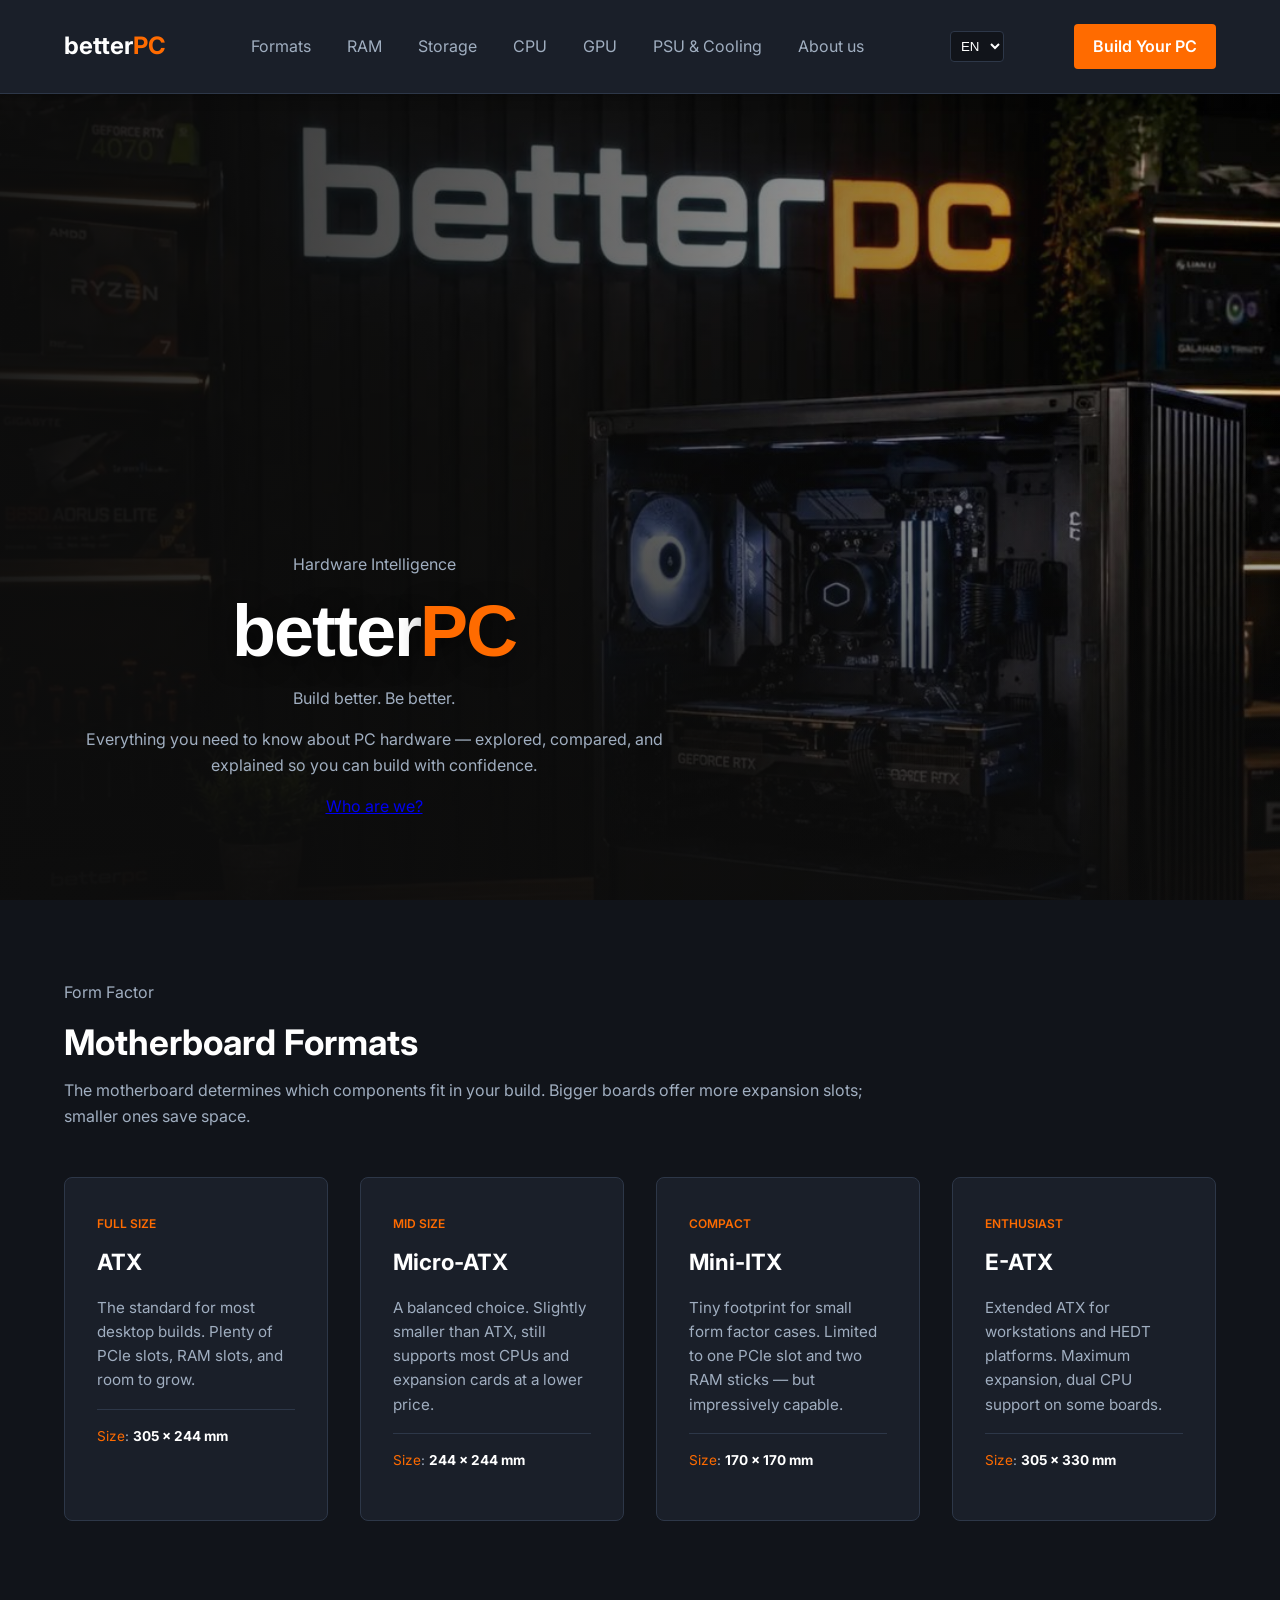
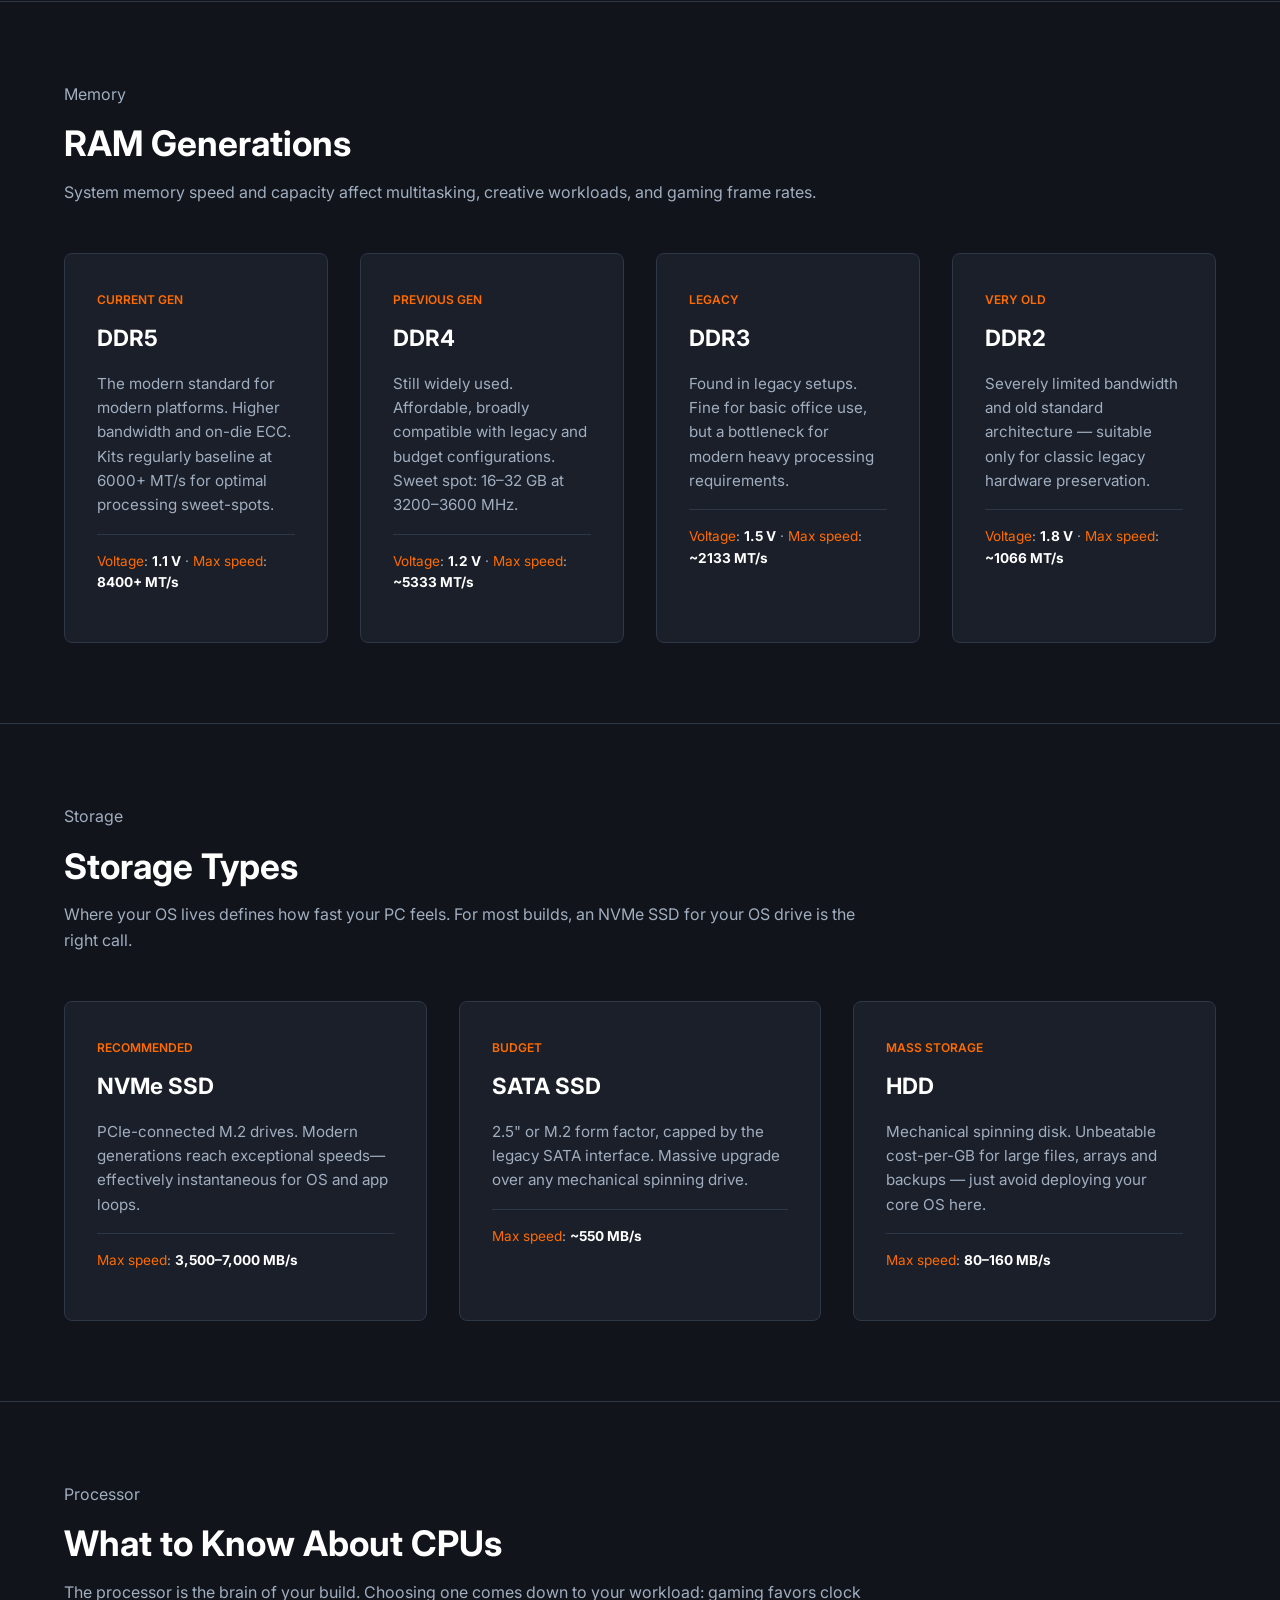
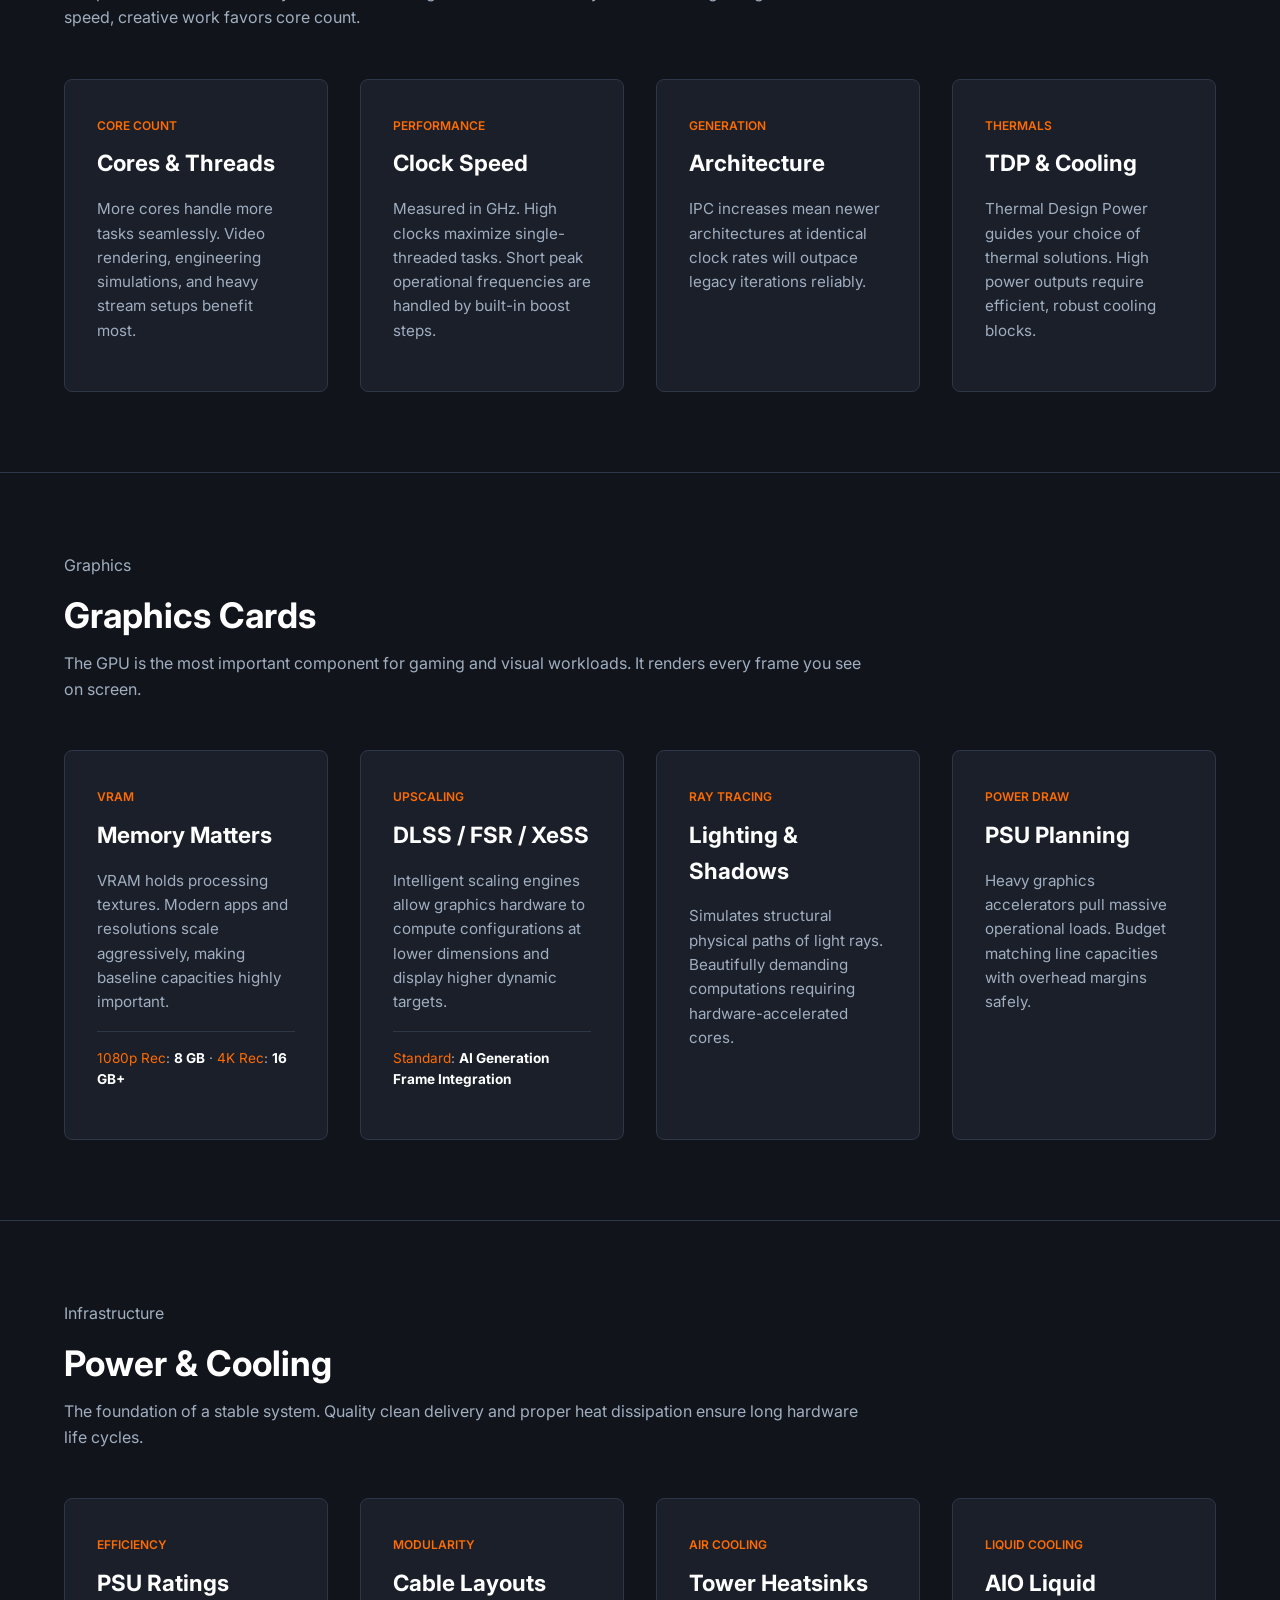
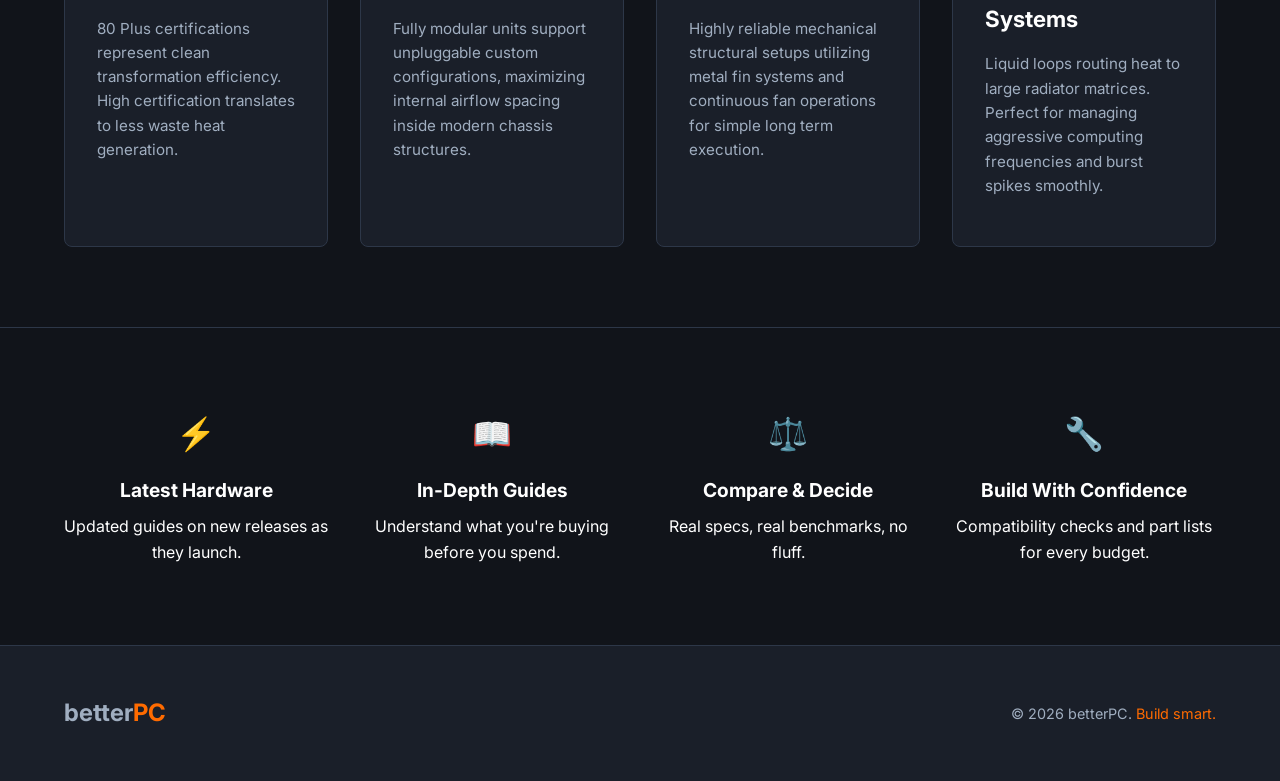
<file: index.html>
<!DOCTYPE html>
<html lang="en">
<head>
  <meta charset="UTF-8">
  <meta name="viewport" content="width=device-width, initial-scale=1.0">
  <title>betterPC | Hardware Intelligence & PC Builder</title>
  <meta name="description" content="Everything you need to know about PC hardware — explored, compared, and explained so you can build with confidence.">
  
  <link href="https://fonts.googleapis.com" rel="preconnect">
  <link rel="preconnect" href="https://fonts.gstatic.com" crossorigin>
  <link href="https://fonts.googleapis.com/css2?family=Inter:wght@300;400;500;600;700&display=swap" rel="stylesheet">
  
  <style>
    /* Basic reset & custom properties for preview layout functionality */
    :root {
      --bg-primary: #11141a;
      --bg-secondary: #1a1f29;
      --accent: #ff6b00;
      --text-main: #ffffff;
      --text-muted: #a0aec0;
      --border: #2d3748;
    }
    * { box-sizing: border-box; margin: 0; padding: 0; }
    body { font-family: 'Inter', sans-serif; background-color: var(--bg-primary); color: var(--text-main); line-height: 1.6; }
    
    span { color: var(--accent); }
    /* ── HERO ── */
  .hero {
    min-height: 100vh;
    display: flex;
    flex-direction: column;
    justify-content: flex-end;
    padding: 0 5% 80px;
    position: relative;
    overflow: hidden;
    background-image: url("[data-uri]");
    background-size: cover;
    background-position: center 20%;
  }
  .hero::before {
    content: '';
    position: absolute;
    inset: 0;
    background:
      linear-gradient(to right, rgba(13,13,13,0.93) 0%, rgba(13,13,13,0.6) 50%, rgba(13,13,13,0.1) 100%),
      linear-gradient(to top, rgba(13,13,13,0.85) 0%, transparent 55%);
    pointer-events: none;
  }

  .hero-content {
    position: relative;
    z-index: 1;
    display: grid;
    grid-template-columns: 1fr;
    max-width: 1200px;
    width: 100%;
    margin: 0 auto;
  }

  .hero-left {
    max-width: 620px;
  }

  .hero-eyebrow {
    font-family: 'Space Grotesk', sans-serif;
    font-size: 0.78rem;
    font-weight: 600;
    letter-spacing: 3px;
    text-transform: uppercase;
    color: var(--accent2);
    margin-bottom: 1rem;
    text-shadow: 0 2px 12px rgba(0,0,0,0.6);
  }

  .hero-content h1 {
    font-family: 'Space Grotesk', sans-serif;
    font-size: clamp(2.6rem, 6vw, 4.5rem);
    font-weight: 700;
    letter-spacing: -2px;
    color: #fff;
    line-height: 1.05;
    margin-bottom: 0.8rem;
    text-shadow: 0 4px 24px rgba(0,0,0,0.55);
  }
  .hero-content h1 span { color: var(--accent); }

  .hero-tagline {
    font-family: 'Space Grotesk', sans-serif;
    font-size: 1.25rem;
    font-weight: 600;
    color: var(--accent2);
    margin-bottom: 1.2rem;
    text-shadow: 0 2px 12px rgba(0,0,0,0.6);
  }

  .hero-desc {
    font-size: 1.05rem;
    color: #F5F3EF;
    line-height: 1.7;
    margin-bottom: 1.6rem;
    text-shadow: 0 2px 14px rgba(0,0,0,0.7);
    max-width: 520px;
  }
    nav { display: flex; justify-content: space-between; align-items: center; padding: 1.5rem 5%; background: var(--bg-secondary); border-bottom: 1px solid var(--border); position: fixed; top: 0; left: 0; right: 0; width: 100%; z-index: 100; box-shadow: 0 2px 12px rgba(0,0,0,0.35); }
    .logo { font-size: 1.5rem; font-weight: 700; }
    .nav-links a { margin: 0 1rem; color: var(--text-muted); text-decoration: none; transition: color 0.3s; }
    .nav-links a:hover { color: var(--text-main); }
    .lang-select select { background: var(--bg-primary); color: var(--text-main); border: 1px solid var(--border); padding: 0.4rem; border-radius: 4px; cursor: pointer; }
    .btn-build { background: var(--accent); color: white; padding: 0.6rem 1.2rem; text-decoration: none; border-radius: 4px; font-weight: 600; }
    
    header { padding: 6rem 5%; text-align: center; background: radial-gradient(circle at center, #232b38 0%, var(--bg-primary) 70%); }
    header h1 { font-size: 3.5rem; margin: 0.5rem 0; }
    header p { color: var(--text-muted); max-width: 600px; margin: 1rem auto; }
    .btn-sub { display: inline-block; margin-top: 1rem; color: var(--accent); text-decoration: none; font-weight: 500; }

    section { padding: 5rem 5%; border-bottom: 1px solid var(--border); }
    .section-intro { max-width: 800px; margin-bottom: 3rem; }
    .section-intro data-tag { color: var(--accent); text-transform: uppercase; font-size: 0.85rem; font-weight: 700; letter-spacing: 1px; }
    .section-intro h2 { font-size: 2.2rem; margin: 0.5rem 0; }
    .section-intro p { color: var(--text-muted); }
    
    .grid-4 { display: grid; grid-template-columns: repeat(auto-fit, minmax(240px, 1fr)); gap: 2rem; }
    .card { background: var(--bg-secondary); padding: 2rem; border-radius: 8px; border: 1px solid var(--border); }
    .card .tag { font-size: 0.75rem; color: var(--accent); font-weight: 600; text-transform: uppercase; }
    .card h3 { font-size: 1.4rem; margin: 0.5rem 0 1rem 0; }
    .card p { color: var(--text-muted); font-size: 0.95rem; margin-bottom: 1rem; }
    .card .meta { font-size: 0.85rem; border-top: 1px solid var(--border); padding-top: 1rem; color: var(--text-muted); }
    .card .meta strong { color: var(--text-main); }

    .features-grid { display: grid; grid-template-columns: repeat(auto-fit, minmax(220px, 1fr)); gap: 2rem; text-align: center; }
    .feature-item div { font-size: 2rem; margin-bottom: 1rem; }
    .feature-item h4 { font-size: 1.2rem; margin-bottom: 0.5rem; }

    footer { padding: 3rem 5%; display: flex; justify-content: space-between; align-items: center; background: var(--bg-secondary); color: var(--text-muted); font-size: 0.9rem; }
  </style>
</head>
<body>

  <nav>
    <div class="logo">better<span>PC</span></div>
   
    <div class="nav-links">
      <a href="#formats" data-i18n="nav_formats">Formats</a>
      <a href="#ram" data-i18n="nav_ram">RAM</a>
      <a href="#storage" data-i18n="nav_storage">Storage</a>
      <a href="#cpu" data-i18n="nav_cpu">CPU</a>
      <a href="#gpu" data-i18n="nav_gpu">GPU</a>
      <a href="#psu-cooling" data-i18n="nav_psu_cooling">PSU & Cooling</a>
      <a href="about.html" data-i18n="nav_about">About us</a>
    </div>

    <div class="lang-select">
      <select id="langDropdown">
        <option value="en">EN</option>
        <option value="el">GR</option>
        <option value="de">DE</option>
        <option value="fr">FR</option>
        <option value="ru">RU</option>
        <option value="sr">SR</option>
        <option value="it">IT</option>
        <option value="es">ES</option>
        <option value="pt">PT</option>
        <option value="pl">PL</option>
        <option value="sv">SV</option>
        <option value="ro">RO</option>
        <option value="bg">BG</option>
      </select>
    </div>

    <a href="build.html" class="btn-build" data-i18n="nav_build_btn">Build Your PC</a>
  </nav>

  <header class="hero">
  <div class="hero-content">
    <div class="hero-left">
      <p data-i18n="hero_sub">Hardware Intelligence</p>
      <h1>better<span>PC</span></h1>
      <p data-i18n="hero_tagline">Build better. Be better.</p>
      <p data-i18n="hero_desc">
        Everything you need to know about PC hardware — explored, compared, and explained so you can build with confidence.
      </p>
      <div class="about-div">
       <a href="about.html" data-i18n="whoarewe">Who are we?</a>
      </div>
    </div>
  </div>
</header>
  
  <section id="formats">
    <div class="section-intro">
      <p class="data-tag" data-i18n="formats_tag">Form Factor</p>
      <h2 data-i18n="formats_title">Motherboard Formats</h2>
      <p data-i18n="formats_desc">The motherboard determines which components fit in your build. Bigger boards offer more expansion slots; smaller ones save space.</p>
    </div>
    <div class="grid-4">
      <div class="card">
        <span class="tag" data-i18n="formats_atx_tag">Full Size</span>
        <h3>ATX</h3>
        <p data-i18n="formats_atx_desc">The standard for most desktop builds. Plenty of PCIe slots, RAM slots, and room to grow.</p>
        <p class="meta"><span data-i18n="meta_size">Size</span>: <strong>305 × 244 mm</strong></p>
      </div>
      <div class="card">
        <span class="tag" data-i18n="formats_matx_tag">Mid Size</span>
        <h3>Micro-ATX</h3>
        <p data-i18n="formats_matx_desc">A balanced choice. Slightly smaller than ATX, still supports most CPUs and expansion cards at a lower price.</p>
        <p class="meta"><span data-i18n="meta_size">Size</span>: <strong>244 × 244 mm</strong></p>
      </div>
      <div class="card">
        <span class="tag" data-i18n="formats_itx_tag">Compact</span>
        <h3>Mini-ITX</h3>
        <p data-i18n="formats_itx_desc">Tiny footprint for small form factor cases. Limited to one PCIe slot and two RAM sticks — but impressively capable.</p>
        <p class="meta"><span data-i18n="meta_size">Size</span>: <strong>170 × 170 mm</strong></p>
      </div>
      <div class="card">
        <span class="tag" data-i18n="formats_eatx_tag">Enthusiast</span>
        <h3>E-ATX</h3>
        <p data-i18n="formats_eatx_desc">Extended ATX for workstations and HEDT platforms. Maximum expansion, dual CPU support on some boards.</p>
        <p class="meta"><span data-i18n="meta_size">Size</span>: <strong>305 × 330 mm</strong></p>
      </div>
    </div>
  </section>

  <section id="ram">
    <div class="section-intro">
      <p class="data-tag" data-i18n="ram_tag">Memory</p>
      <h2 data-i18n="ram_title">RAM Generations</h2>
      <p data-i18n="ram_desc">System memory speed and capacity affect multitasking, creative workloads, and gaming frame rates.</p>
    </div>
    <div class="grid-4">
      <div class="card">
        <span class="tag" data-i18n="ram_ddr5_tag">Current Gen</span>
        <h3>DDR5</h3>
        <p data-i18n="ram_ddr5_desc">The modern standard for modern platforms. Higher bandwidth and on-die ECC. Kits regularly baseline at 6000+ MT/s for optimal processing sweet-spots.</p>
        <p class="meta"><span data-i18n="meta_voltage">Voltage</span>: <strong>1.1 V</strong>  &middot;  <span data-i18n="meta_speed">Max speed</span>: <strong>8400+ MT/s</strong></p>
      </div>
      <div class="card">
        <span class="tag" data-i18n="ram_ddr4_tag">Previous Gen</span>
        <h3>DDR4</h3>
        <p data-i18n="ram_ddr4_desc">Still widely used. Affordable, broadly compatible with legacy and budget configurations. Sweet spot: 16–32 GB at 3200–3600 MHz.</p>
        <p class="meta"><span data-i18n="meta_voltage">Voltage</span>: <strong>1.2 V</strong>  &middot;  <span data-i18n="meta_speed">Max speed</span>: <strong>~5333 MT/s</strong></p>
      </div>
       <div class="card">
        <span class="tag" data-i18n="ram_ddr3_tag">Legacy</span>
        <h3>DDR3</h3>
        <p data-i18n="ram_ddr3_desc">Found in legacy setups. Fine for basic office use, but a bottleneck for modern heavy processing requirements.</p>
        <p class="meta"><span data-i18n="meta_voltage">Voltage</span>: <strong>1.5 V</strong>  &middot;  <span data-i18n="meta_speed">Max speed</span>: <strong>~2133 MT/s</strong></p>
      </div>
      <div class="card">
        <span class="tag" data-i18n="ram_ddr2_tag">Very Old</span>
        <h3>DDR2</h3>
        <p data-i18n="ram_ddr2_desc">Severely limited bandwidth and old standard architecture — suitable only for classic legacy hardware preservation.</p>
        <p class="meta"><span data-i18n="meta_voltage">Voltage</span>: <strong>1.8 V</strong>  &middot;  <span data-i18n="meta_speed">Max speed</span>: <strong>~1066 MT/s</strong></p>
      </div>
    </div>
  </section>
 
  <section id="storage">
    <div class="section-intro">
      <p class="data-tag" data-i18n="storage_tag">Storage</p>
      <h2 data-i18n="storage_title">Storage Types</h2>
      <p data-i18n="storage_desc">Where your OS lives defines how fast your PC feels. For most builds, an NVMe SSD for your OS drive is the right call.</p>
    </div>
    <div class="grid-4">
      <div class="card">
        <span class="tag" data-i18n="storage_nvme_tag">Recommended</span>
        <h3>NVMe SSD</h3>
        <p data-i18n="storage_nvme_desc">PCIe-connected M.2 drives. Modern generations reach exceptional speeds—effectively instantaneous for OS and app loops.</p>
        <p class="meta"><span data-i18n="meta_speed">Speed</span>: <strong>3,500–7,000 MB/s</strong></p>
      </div>
      <div class="card">
        <span class="tag" data-i18n="storage_sata_tag">Budget</span>
        <h3>SATA SSD</h3>
        <p data-i18n="storage_sata_desc">2.5" or M.2 form factor, capped by the legacy SATA interface. Massive upgrade over any mechanical spinning drive.</p>
        <p class="meta"><span data-i18n="meta_speed">Speed</span>: <strong>~550 MB/s</strong></p>
      </div>
      <div class="card">
        <span class="tag" data-i18n="storage_hdd_tag">Mass Storage</span>
        <h3>HDD</h3>
        <p data-i18n="storage_hdd_desc">Mechanical spinning disk. Unbeatable cost-per-GB for large files, arrays and backups — just avoid deploying your core OS here.</p>
        <p class="meta"><span data-i18n="meta_speed">Speed</span>: <strong>80–160 MB/s</strong></p>
      </div>
    </div>
  </section>

  <section id="cpu">
    <div class="section-intro">
      <p class="data-tag" data-i18n="cpu_tag">Processor</p>
      <h2 data-i18n="cpu_title">What to Know About CPUs</h2>
      <p data-i18n="cpu_desc">The processor is the brain of your build. Choosing one comes down to your workload: gaming favors clock speed, creative work favors core count.</p>
    </div>
    <div class="grid-4">
      <div class="card">
        <span class="tag" data-i18n="cpu_cores_tag">Core Count</span>
        <h3>Cores &amp; Threads</h3>
        <p data-i18n="cpu_cores_desc">More cores handle more tasks seamlessly. Video rendering, engineering simulations, and heavy stream setups benefit most.</p>
      </div>
      <div class="card">
        <span class="tag" data-i18n="cpu_clock_tag">Performance</span>
        <h3>Clock Speed</h3>
        <p data-i18n="cpu_clock_desc">Measured in GHz. High clocks maximize single-threaded tasks. Short peak operational frequencies are handled by built-in boost steps.</p>
      </div>
      <div class="card">
        <span class="tag" data-i18n="cpu_arch_tag">Generation</span>
        <h3>Architecture</h3>
        <p data-i18n="cpu_arch_desc">IPC increases mean newer architectures at identical clock rates will outpace legacy iterations reliably.</p>
      </div>
      <div class="card">
        <span class="tag" data-i18n="cpu_tdp_tag">Thermals</span>
        <h3>TDP &amp; Cooling</h3>
        <p data-i18n="cpu_tdp_desc">Thermal Design Power guides your choice of thermal solutions. High power outputs require efficient, robust cooling blocks.</p>
      </div>
    </div>
  </section>

  <section id="gpu">
    <div class="section-intro">
      <p class="data-tag" data-i18n="gpu_tag">Graphics</p>
      <h2 data-i18n="gpu_title">Graphics Cards</h2>
      <p data-i18n="gpu_desc">The GPU is the most important component for gaming and visual workloads. It renders every frame you see on screen.</p>
    </div>
    <div class="grid-4">
      <div class="card">
        <span class="tag" data-i18n="gpu_vram_tag">VRAM</span>
        <h3>Memory Matters</h3>
        <p data-i18n="gpu_vram_desc">VRAM holds processing textures. Modern apps and resolutions scale aggressively, making baseline capacities highly important.</p>
        <p class="meta"><span>1080p Rec</span>: <strong>8 GB</strong>  &middot;  <span>4K Rec</span>: <strong>16 GB+</strong></p>
      </div>
      <div class="card">
        <span class="tag" data-i18n="gpu_upscale_tag">Upscaling</span>
        <h3>DLSS / FSR / XeSS</h3>
        <p data-i18n="gpu_upscale_desc">Intelligent scaling engines allow graphics hardware to compute configurations at lower dimensions and display higher dynamic targets.</p>
        <p class="meta"><span>Standard</span>: <strong>AI Generation Frame Integration</strong></p>
      </div>
      <div class="card">
        <span class="tag" data-i18n="gpu_ray_tag">Ray Tracing</span>
        <h3>Lighting &amp; Shadows</h3>
        <p data-i18n="gpu_ray_desc">Simulates structural physical paths of light rays. Beautifully demanding computations requiring hardware-accelerated cores.</p>
      </div>
      <div class="card">
        <span class="tag" data-i18n="gpu_pwr_tag">Power Draw</span>
        <h3>PSU Planning</h3>
        <p data-i18n="gpu_pwr_desc">Heavy graphics accelerators pull massive operational loads. Budget matching line capacities with overhead margins safely.</p>
      </div>
    </div>
  </section>

  <section id="psu-cooling">
    <div class="section-intro">
      <p class="data-tag" data-i18n="psu_tag_top">Infrastructure</p>
      <h2 data-i18n="psu_title">Power &amp; Cooling</h2>
      <p data-i18n="psu_desc">The foundation of a stable system. Quality clean delivery and proper heat dissipation ensure long hardware life cycles.</p>
    </div>
    <div class="grid-4">
      <div class="card">
        <span class="tag" data-i18n="psu_efficiency_tag">Efficiency</span>
        <h3>PSU Ratings</h3>
        <p data-i18n="psu_efficiency_desc">80 Plus certifications (Bronze, Gold, Platinum) represent clean transformation efficiency. High certification translates to less waste heat generation.</p>
      </div>
      <div class="card">
        <span class="tag" data-i18n="psu_modularity_tag">Modularity</span>
        <h3>Cable Layouts</h3>
        <p data-i18n="psu_modularity_desc">Fully modular units support unpluggable custom configurations, maximizing internal airflow spacing inside modern chassis structures.</p>
      </div>
      <div class="card">
        <span class="tag" data-i18n="cool_air_tag">Air Cooling</span>
        <h3>Tower Heatsinks</h3>
        <p data-i18n="cool_air_desc">Highly reliable mechanical structural setups utilizing metal fin systems and continuous fan operations for simple long term execution.</p>
      </div>
      <div class="card">
        <span class="tag" data-i18n="cool_liquid_tag">Liquid Cooling</span>
        <h3>AIO Liquid Systems</h3>
        <p data-i18n="cool_liquid_desc">Liquid loops routing heat to large radiator matrices. Perfect for managing aggressive computing frequencies and burst spikes smoothly.</p>
      </div>
    </div>
  </section>

  <section>
    <div class="features-grid">
      <div class="feature-item">
        <div>⚡</div>
        <h4 data-i18n="feat_1_title">Latest Hardware</h4>
        <p data-i18n="feat_1_desc">Updated guides on new releases as they launch.</p>
      </div>
      <div class="feature-item">
        <div>📖</div>
        <h4 data-i18n="feat_2_title">In-Depth Guides</h4>
        <p data-i18n="feat_2_desc">Understand what you're buying before you spend.</p>
      </div>
      <div class="feature-item">
        <div>⚖️</div>
        <h4 data-i18n="feat_3_title">Compare &amp; Decide</h4>
        <p data-i18n="feat_3_desc">Real specs, real benchmarks, no fluff.</p>
      </div>
      <div class="feature-item">
        <div>🔧</div>
        <h4 data-i18n="feat_4_title">Build With Confidence</h4>
        <p data-i18n="feat_4_desc">Compatibility checks and part lists for every budget.</p>
      </div>
    </div>
  </section>

  <footer>
    <div class="logo">better<span>PC</span></div>
    <p>&copy; 2026 betterPC. <span data-i18n="footer_build">Build smart.</span></p>
  </footer>

  <script>
    const translations = {
      en: {
        nav_formats: "Formats", nav_ram: "RAM", nav_storage: "Storage", whoarewe: "Who are we?", nav_cpu: "CPU", nav_gpu: "GPU", nav_psu_cooling: "PSU & Cooling", nav_about: "About us", nav_build_btn: "Build Your PC",
        hero_sub: "Hardware Intelligence", hero_tagline: "Build better. Be better.", hero_desc: "Everything you need to know about PC hardware — explored, compared, and explained so you can build with confidence.", hero_link: "Who are we?",
        formats_tag: "Form Factor", formats_title: "Motherboard Formats", formats_desc: "The motherboard determines which components fit in your build. Bigger boards offer more expansion slots; smaller ones save space.",
        formats_atx_tag: "Full Size", formats_atx_desc: "The standard for most desktop builds. Plenty of PCIe slots, RAM slots, and room to grow.",
        formats_matx_tag: "Mid Size", formats_matx_desc: "A balanced choice. Slightly smaller than ATX, still supports most CPUs and expansion cards at a lower price.",
        formats_itx_tag: "Compact", formats_itx_desc: "Tiny footprint for small form factor cases. Limited to one PCIe slot and two RAM sticks — but impressively capable.",
        formats_eatx_tag: "Enthusiast", formats_eatx_desc: "Extended ATX for workstations and HEDT platforms. Maximum expansion, dual CPU support on some boards.",
        meta_size: "Size", meta_voltage: "Voltage", meta_speed: "Max speed",
        ram_tag: "Memory", ram_title: "RAM Generations", ram_desc: "System memory speed and capacity affect multitasking, creative workloads, and gaming frame rates.",
        ram_ddr5_tag: "Current Gen", ram_ddr5_desc: "The modern standard for modern platforms. Higher bandwidth and on-die ECC. Kits regularly baseline at 6000+ MT/s for optimal processing sweet-spots.",
        ram_ddr4_tag: "Previous Gen", ram_ddr4_desc: "Still widely used. Affordable, broadly compatible with legacy and budget configurations. Sweet spot: 16–32 GB at 3200–3600 MHz.",
        ram_ddr3_tag: "Legacy", ram_ddr3_desc: "Found in legacy setups. Fine for basic office use, but a bottleneck for modern heavy processing requirements.",
        ram_ddr2_tag: "Very Old", ram_ddr2_desc: "Severely limited bandwidth and old standard architecture — suitable only for classic legacy hardware preservation.",
        storage_tag: "Storage", storage_title: "Storage Types", storage_desc: "Where your OS lives defines how fast your PC feels. For most builds, an NVMe SSD for your OS drive is the right call.",
        storage_nvme_tag: "Recommended", storage_nvme_desc: "PCIe-connected M.2 drives. Modern generations reach exceptional speeds—effectively instantaneous for OS and app loops.",
        storage_sata_tag: "Budget", storage_sata_desc: "2.5\" or M.2 form factor, capped by the legacy SATA interface. Massive upgrade over any mechanical spinning drive.",
        storage_hdd_tag: "Mass Storage", storage_hdd_desc: "Mechanical spinning disk. Unbeatable cost-per-GB for large files, arrays and backups — just avoid deploying your core OS here.",
        cpu_tag: "Processor", cpu_title: "What to Know About CPUs", cpu_desc: "The processor is the brain of your build. Choosing one comes down to your workload: gaming favors clock speed, creative work favors core count.",
        cpu_cores_tag: "Core Count", cpu_cores_desc: "More cores handle more tasks seamlessly. Video rendering, engineering simulations, and heavy stream setups benefit most.",
        cpu_clock_tag: "Performance", cpu_clock_desc: "Measured in GHz. High clocks maximize single-threaded tasks. Short peak operational frequencies are handled by built-in boost steps.",
        cpu_arch_tag: "Generation", cpu_arch_desc: "IPC increases mean newer architectures at identical clock rates will outpace legacy iterations reliably.",
        cpu_tdp_tag: "Thermals", cpu_tdp_desc: "Thermal Design Power guides your choice of thermal solutions. High power outputs require efficient, robust cooling blocks.",
        gpu_tag: "Graphics", gpu_title: "Graphics Cards", gpu_desc: "The GPU is the most important component for gaming and visual workloads. It renders every frame you see on screen.",
        gpu_vram_tag: "VRAM", gpu_vram_desc: "VRAM holds processing textures. Modern apps and resolutions scale aggressively, making baseline capacities highly important.",
        gpu_upscale_tag: "Upscaling", gpu_upscale_desc: "Intelligent scaling engines allow graphics hardware to compute configurations at lower dimensions and display higher dynamic targets.",
        gpu_ray_tag: "Ray Tracing", gpu_ray_desc: "Simulates structural physical paths of light rays. Beautifully demanding computations requiring hardware-accelerated cores.",
        gpu_pwr_tag: "Power Draw", gpu_pwr_desc: "Heavy graphics accelerators pull massive operational loads. Budget matching line capacities with overhead margins safely.",
        psu_tag_top: "Infrastructure", psu_title: "Power & Cooling", psu_desc: "The foundation of a stable system. Quality clean delivery and proper heat dissipation ensure long hardware life cycles.",
        psu_efficiency_tag: "Efficiency", psu_efficiency_desc: "80 Plus certifications represent clean transformation efficiency. High certification translates to less waste heat generation.",
        psu_modularity_tag: "Modularity", psu_modularity_desc: "Fully modular units support unpluggable custom configurations, maximizing internal airflow spacing inside modern chassis structures.",
        cool_air_tag: "Air Cooling", cool_air_desc: "Highly reliable mechanical structural setups utilizing metal fin systems and continuous fan operations for simple long term execution.",
        cool_liquid_tag: "Liquid Cooling", cool_liquid_desc: "Liquid loops routing heat to large radiator matrices. Perfect for managing aggressive computing frequencies and burst spikes smoothly.",
        feat_1_title: "Latest Hardware", feat_1_desc: "Updated guides on new releases as they launch.",
        feat_2_title: "In-Depth Guides", feat_2_desc: "Understand what you're buying before you spend.",
        feat_3_title: "Compare & Decide", feat_3_desc: "Real specs, real benchmarks, no fluff.",
        feat_4_title: "Build With Confidence", feat_4_desc: "Compatibility checks and part lists for every budget.",
        footer_build: "Build smart."
      },
      el: {
        nav_formats: "Μορφές", nav_ram: "RAM", nav_storage: "Αποθηκευτικός Χώρος", whoarewe: "Ποιοι είμαστε?",nav_cpu: "Επεξεργαστής", nav_gpu: "GPU", nav_psu_cooling: "PSU & Ψύξη", nav_about: "Σχετικά με εμάς", nav_build_btn: "Φτιάξε το PC σου",
        hero_sub: "Νοημοσύνη Υλικού", hero_tagline: "Χτίσε καλύτερα. Γίνε καλύτερος.", hero_desc: "Όλα όσα πρέπει να γνωρίζετε για το υλικό υπολογιστών — αναλύονται, συγκρίνονται και επεξηγούνται για να χτίζετε με αυτοπεποίθηση.", hero_link: "Ποιοι είμαστε;",
        formats_tag: "Μέγεθος", formats_title: "Μορφές Μητρικής", formats_desc: "Η μητρική καθορίζει ποια εξαρτήματα ταιριάζουν στην κατασκευή σας. Οι μεγαλύτερες κάρτες προσφέρουν περισσότερες υποδοχές επέκτασης, οι μικρότερες εξοικονομούν χώρο.",
        formats_atx_tag: "Πλήρες Μέγεθος", formats_atx_desc: "Το πρότυπο για τις περισσότερες επιτραπέζιες κατασκευές. Άφθονες υποδοχές PCIe, υποδοχές RAM και περιθώριο ανάπτυξης.",
        formats_matx_tag: "Μεσαίο Μέγεθος", formats_matx_desc: "Μια ισορροπημένη επιλογή. Ελαφρώς μικρότερη από την ATX, υποστηρίζει τις περισσότερες CPU και κάρτες επέκτασης σε χαμηλότερη τιμή.",
        formats_itx_tag: "Συμπαγές", formats_itx_desc: "Μικροσκοπικό αποτύπωμα για κουτιά μικρού μεγέθους. Περιορίζεται σε μία υποδοχή PCIe και δύο στικ RAM — αλλά εντυπωσιακά ικανό.",
        formats_eatx_tag: "Ενθουσιώδεις", formats_eatx_desc: "Extended ATX για σταθμούς εργασίας και πλατφόρμες HEDT. Μέγιστη επέκταση, υποστήριξη διπλής CPU σε ορισμένες μητρικές.",
        meta_size: "Μέγεθος", meta_voltage: "Τάση", meta_speed: "Μέγιστη ταχύτητα",
        ram_tag: "Μνήμη", ram_title: "Γενιές RAM", ram_desc: "Η ταχύτητα και η χωρητικότητα της μνήμης συστήματος επηρεάζουν την ταυτόχρονη εκτέλεση εργασιών, τον φόρτο εργασίας και τα frames στα παιχνίδια.",
        ram_ddr5_tag: "Τρέχουσα Γενιά", ram_ddr5_desc: "Το σύγχρονο πρότυπο για σύγχρονες πλατφόρμες. Υψηλότερο εύρος ζώνης και on-die ECC. Τα κιτ ξεκινούν συνήθως από 6000+ MT/s για βέλτιστα σημεία επεξεργασίας.",
        ram_ddr4_tag: "Προηγούμενη Γενιά", ram_ddr4_desc: "Ακόμα ευρέως διαδεδομένη. Προσιτή, συμβατή με παλαιότερες και οικονομικές διαμορφώσεις. Ιδανικό σημείο: 16–32 GB στα 3200–3600 MHz.",
        ram_ddr3_tag: "Παλαιότερη", ram_ddr3_desc: "Βρίσκεται σε παλαιότερες εγκαταστάσεις. Ιδανική για βασική χρήση γραφείου, αλλά αποτελεί εμπόδιο για τις σύγχρονες βαριές απαιτήσεις επεξεργασίας.",
        ram_ddr2_tag: "Πολύ Παλιά", ram_ddr2_desc: "Εξαιρετικά περιορισμένο εύρος ζώνης και παλιά τυπική αρχιτεκτονική — κατάλληλη μόνο για διατήρηση κλασικού παλαιού υλικού.",
        storage_tag: "Αποθήκευση", storage_title: "Τύποι Αποθήκευσης", storage_desc: "Το σημείο όπου βρίσκεται το λειτουργικό σας σύστημα καθορίζει πόσο γρήγορος φαίνεται ο υπολογιστής σας. Για τις περισσότερες κατασκευές, ένας NVMe SSD είναι η σωστή επιλογή.",
        storage_nvme_tag: "Συνιστάται", storage_nvme_desc: "Μονάδες M.2 συνδεδεμένες με PCIe. Οι σύγχρονες γενιές επιτυγχάνουν εξαιρετικές ταχύτητες—ουσιαστικά ακαριαίες για το λειτουργικό σύστημα και τις εφαρμογές.",
        storage_sata_tag: "Οικονομικό", storage_sata_desc: "Μορφή 2.5\" ή M.2, που περιορίζεται από την παλαιότερη διεπαφή SATA. Τεράστια αναβάθμιση σε σχέση με οποιονδήποτε μηχανικό περιστρεφόμενο δίσκο.",
        storage_hdd_tag: "Μαζική Αποθήκευση", storage_hdd_desc: "Μηχανικός περιστρεφόμενος δίσκος. Αξεπέραστο κόστος ανά GB για μεγάλα αρχεία και αντίγραφα ασφαλείας — απλώς αποφύγετε την εγκατάσταση του λειτουργικού σας εδώ.",
        cpu_tag: "Επεξεργαστής", cpu_title: "Τι πρέπει να γνωρίζετε για τις CPU", cpu_desc: "Ο επεξεργαστής είναι ο εγκέφαλος της κατασκευής σας. Η επιλογή εξαρτάται από τον φόρτο εργασίας σας: το gaming ευνοεί την ταχύτητα ρολογιού, η δημιουργική εργασία τον αριθμό των πυρήνων.",
        cpu_cores_tag: "Αριθμός Πυρήνων", cpu_cores_desc: "Περισσότεροι πυρήνες χειρίζονται περισσότερες εργασίες απρόσκοπτα. Η επεξεργασία βίντεο, οι μηχανολογικές προσομοιώσεις και οι βαριές ρυθμίσεις ροής επφελούνται περισσότερο.",
        cpu_clock_tag: "Απόδοση", cpu_clock_desc: "Μετριέται σε GHz. Τα υψηλά ρολόγια μεγιστοποιούν τις εργασίες ενός νήματος. Οι σύντομες συχνότητες αιχμής αντιμετωπίζονται από ενσωματωμένα βήματα boost.",
        cpu_arch_tag: "Γενιά", cpu_arch_desc: "Οι αυξήσεις του IPC σημαίνουν ότι οι νεότερες αρχιτεκτονικές σε ίδιους ρυθμούς ρολογιού θα ξεπεράσουν αξιόπιστα τις παλαιότερες εκδόσεις.",
        cpu_tdp_tag: "Θερμικά", cpu_tdp_desc: "Το Thermal Design Power καθοδηγεί την επιλογή των θερμικών λύσεων. Οι υψηλές αποδόσεις ισχύος απαιτούν αποτελεσματικά, στιβαρά συστήματα ψύξης.",
        gpu_tag: "Γραφικά", gpu_title: "Κάρτες Γραφικών", gpu_desc: "Η GPU είναι το πιο σημαντικό εξάρτημα για παιχνίδια και οπτικούς φόρτους εργασίας. Αποδίδει κάθε καρέ που βλέπετε στην οθόνη.",
        gpu_vram_tag: "VRAM", gpu_vram_desc: "Η VRAM διατηρεί υφές επεξεργασίας. Οι σύγχρονες εφαρμογές και αναλύσεις κλιμακώνονται επιθετικά, καθιστώντας τις βασικές χωρητικότητες εξαιρετικά σημαντικές.",
        gpu_upscale_tag: "Upscaling", gpu_upscale_desc: "Οι έξυπνες μηχανές κλιμάκωσης επιτρέπουν στο υλικό γραφικών να υπολογίζει διαμορφώσεις σε χαμηλότερες διαστάσεις και να εμφανίζει υψηλότερους δυναμικούς στόχους.",
        gpu_ray_tag: "Ray Tracing", gpu_ray_desc: "Προσομοιώνει τις δομικές φυσικές διαδρομές των ακτίνων φωτός. Όμορφες αλλά απαιτητικές υπολογιστικά εργασίες που απαιτούν πυρήνες με επιτάχυνση υλικού.",
        gpu_pwr_tag: "Κατανάλωση", gpu_pwr_desc: "Οι ισχυροί επιταχυντές γραφικών τραβούν τεράστια λειτουργικά φορτία. Προϋπολογίστε τη χωρητικότητα των γραμμών με περιθώρια ασφαλείας.",
        psu_tag_top: "Υποδομή", psu_title: "Τροφοδοσία & Ψύξη", psu_desc: "Τα θεμέλια ενός σταθερού συστήματος. Η ποιοτική καθαρή παροχή και η σωστή απαγωγή θερμότητας εξασφαλίζουν μεγάλους κύκλους ζωής του υλικού.",
        psu_efficiency_tag: "Απόδοση", psu_efficiency_desc: "Οι πιστοποιήσεις 80 Plus (Bronze, Gold, Platinum) αντιπροσωπεύουν την καθαρή απόδοση μετασχηματισμού. Η υψηλή πιστοποίηση μεταφράζεται σε λιγότερη παραγωγή θερμότητας.",
        psu_modularity_tag: "Αρθρωτότητα", psu_modularity_desc: "Οι πλήρως αρθρωτές μονάδες υποστηρίζουν προσαρμοσμένες διαμορφώσεις καλωδίων, μεγιστοποιώντας τον εσωτερικό χώρο ροής αέρα.",
        cool_air_tag: "Ψύξη Αέρα", cool_air_desc: "Εξαιρετικά αξιόπιστες μηχανικές δομικές εγκαταστάσεις που χρησιμοποιούν συστήματα μεταλλικών πτερυγίων και συνεχή λειτουργία ανεμιστήρα.",
        cool_liquid_tag: "Υδρόψυξη", cool_liquid_desc: "Κυκλώματα υγρού που κατευθύνουν τη θερμότητα σε μεγάλες διατάξεις ψυγείων. Ιδανικά για τη διαχείριση επιθετικών συχνοτήτων.",
        feat_1_title: "Τελευταίο Υλικό", feat_1_desc: "Ενημερωμένοι οδηγοί για νέες κυκλοφορίες μόλις λανσαριστούν.",
        feat_2_title: "Σε Βάθος Οδηγοί", feat_2_desc: "Κατανοήστε τι αγοράζετε πριν ξοδέψετε χρήματα.",
        feat_3_title: "Σύγκριση & Απόφαση", feat_3_desc: "Πραγματικά χαρακτηριστικά, πραγματικά benchmarks, χωρίς περιττά πράγματα.",
        feat_4_title: "Χτίστε με Αυτοπεποίθηση", feat_4_desc: "Έλεγχοι συμβατότητας και λίστες εξαρτημάτων για κάθε προϋπολογισμό.",
        footer_build: "Χτίσε έξυπνα."
      },
      de: {
        nav_formats: "Formate", nav_ram: "RAM", nav_storage: "Speicherplatz", nav_cpu: "CPU", whoarewe: "Wer sind wir?", nav_gpu: "GPU", nav_psu_cooling: "Netzteile & Kühlung", nav_about: "Über uns", nav_build_btn: "PC Konfigurieren",
        hero_sub: "Hardware-Intelligenz", hero_tagline: "Besser bauen. Besser sein.", hero_desc: "Alles, was Sie über PC-Hardware wissen müssen — untersucht, verglichen und erklärt, damit Sie mit Vertrauen bauen können.", hero_link: "Wer sind wir?",
        formats_tag: "Formfaktor", formats_title: "Mainboard-Formate", formats_desc: "Das Mainboard bestimmt, welche Komponenten in Ihren PC passen. Größere Platinen bieten mehr Erweiterungssteckplätze; kleinere sparen Platz.",
        formats_atx_tag: "Volle Größe", formats_atx_desc: "Der Standard für die meisten Desktop-Systeme. Viele PCIe-Steckplätze, RAM-Bänke und Raum für Upgrades.",
        formats_matx_tag: "Mittlere Größe", formats_matx_desc: "Eine ausgewogene Wahl. Etwas kleiner als ATX, unterstützt die meisten CPUs und Erweiterungskarten zu einem niedrigeren Preis.",
        formats_itx_tag: "Kompakt", formats_itx_desc: "Minimaler Platzbedarf für Gehäuse mit kleinem Formfaktor. Begrenzt auf einen PCIe-Steckplatz und zwei RAM-Riegel — aber beeindruckend leistungsstark.",
        formats_eatx_tag: "Enthusiast", formats_eatx_desc: "Extended ATX für Workstations und HEDT-Plattformen. Maximale Erweiterung, teilweise Unterstützung für zwei CPUs.",
        meta_size: "Größe", meta_voltage: "Spannung", meta_speed: "Max. Tempo",
        ram_tag: "Speicher", ram_title: "RAM-Generationen", ram_desc: "Geschwindigkeit und Kapazität des Arbeitsspeichers beeinflussen Multitasking, kreative Workloads und Gaming-Frameraten.",
        ram_ddr5_tag: "Aktuelle Gen", ram_ddr5_desc: "Der moderne Standard für aktuelle Plattformen. Höhere Bandbreite und On-Die-ECC. Kits starten regulär bei 6000+ MT/s für optimale Verarbeitungs-Sweetspots.",
        ram_ddr4_tag: "Vorherige Gen", ram_ddr4_desc: "Noch weit verbreitet. Erschwinglich, breit kompatibel mit älteren und Budget-Konfigurationen. Sweet Spot: 16–32 GB bei 3200–3600 MHz.",
        ram_ddr3_tag: "Legacy", ram_ddr3_desc: "In älteren Setups zu finden. Reicht für einfache Büroanwendungen, bremst aber moderne, rechenintensive Prozesse aus.",
        ram_ddr2_tag: "Uralt", ram_ddr2_desc: "Stark begrenzte Bandbreite und veraltete Standardarchitektur — nur noch für den Erhalt klassischer Hardware geeignet.",
        storage_tag: "Speicher", storage_title: "Speichertypen", storage_desc: "Wo Ihr Betriebssystem liegt, bestimmt, wie schnell sich Ihr PC anfühlt. Für die meisten PCs ist eine NVMe SSD die richtige Wahl.",
        storage_nvme_tag: "Empfohlen", storage_nvme_desc: "Über PCIe angebundene M.2-Laufwerke. Moderne Generationen erreichen extreme Geschwindigkeiten — praktisch verzögerungsfrei für OS und Apps.",
        storage_sata_tag: "Budget", storage_sata_desc: "2,5-Zoll- oder M.2-Formfaktor, begrenzt durch die ältere SATA-Schnittstelle. Riesiges Upgrade gegenüber jeder mechanischen Festplatte.",
        storage_hdd_tag: "Massenspeicher", storage_hdd_desc: "Mechanische Magnetscheibe. Unschlagbarer Preis pro GB für große Dateien, Arrays und Backups — installieren Sie hier nur nicht Ihr Betriebssystem.",
        cpu_tag: "Prozessor", cpu_title: "Wissenswertes über CPUs", cpu_desc: "Der Prozessor ist das Gehirn Ihres PCs. Die Wahl hängt von Ihrer Arbeit ab: Spiele mögen Taktrate, kreative Arbeit mag viele Kerne.",
        cpu_cores_tag: "Kernzahl", cpu_cores_desc: "Mehr Kerne bewältigen mehr Aufgaben parallel. Videorendering, technische Simulationen und anspruchsvolle Stream-Setups profitieren am meisten.",
        cpu_clock_tag: "Leistung", cpu_clock_desc: "Gemessen in GHz. Hohe Taktraten maximieren Single-Thread-Aufgaben. Kurze Spitzenfrequenzen werden durch integrierte Boost-Stufen abgefangen.",
        cpu_arch_tag: "Generation", cpu_arch_desc: "Höhere IPC-Werte bedeuten, dass neuere Architekturen bei gleichem Takt ältere Versionen zuverlässig überholen.",
        cpu_tdp_tag: "Thermik", cpu_tdp_desc: "Die Thermal Design Power steuert die Auswahl der Kühllösungen. Hohe Leistungsabgaben erfordern effiziente, robuste Kühlblöcke.",
        gpu_tag: "Grafik", gpu_title: "Grafikkarten", gpu_desc: "Die GPU ist die wichtigste Komponente für Spiele und visuelle Arbeiten. Sie berechnet jedes Bild, das Sie auf dem Monitor sehen.",
        gpu_vram_tag: "VRAM", gpu_vram_desc: "VRAM hält Verarbeitungstexturen bereit. Moderne Apps und Auflösungen skalieren aggressiv, was Basis-Kapazitäten extrem wichtig macht.",
        gpu_upscale_tag: "Upscaling", gpu_upscale_desc: "Intelligente Skalierungs-Engines erlauben es Grafikhardware, Berechnungen in niedrigeren Dimensionen durchzuführen und höhere dynamische Ziele anzuzeigen.",
        gpu_ray_tag: "Raytracing", gpu_ray_desc: "Simuliert strukturelle physikalische Pfade von Lichtstrahlen. Wunderschöne, aber rechenintensive Aufgaben, die hardwarebeschleunigte Kerne erfordern.",
        gpu_pwr_tag: "Stromverbrauch", gpu_pwr_desc: "Starke Grafikbeschleuniger fordern enorme Betriebslasten. Planen Sie passende Netzteilkapazitäten mit Sicherheitsreserven ein.",
        psu_tag_top: "Infrastruktur", psu_title: "Strom & Kühlung", psu_desc: "Das Fundament eines stabilen Systems. Hochwertige, saubere Stromversorgung und korrekte Wärmeabfuhr sichern lange Hardware-Lebenszyklen.",
        psu_efficiency_tag: "Effizienz", psu_efficiency_desc: "80-Plus-Zertifizierungen (Bronze, Gold, Platinum) stehen für saubere Transformationseffizienz. Höhere Zertifizierung bedeutet weniger Abwärme.",
        psu_modularity_tag: "Modularität", psu_modularity_desc: "Vollmodulare Netzteile erlauben anpassbare Kabelkonfigurationen, was den internen Luftstrom im Gehäuse maximiert.",
        cool_air_tag: "Luftkühlung", cool_air_desc: "Äußerst zuverlässige mechanische Kühlsysteme mit Metallfinnen und kontinuierlichem Lüfterbetrieb für langlebigen Einsatz.",
        cool_liquid_tag: "Wasserkühlung", cool_liquid_desc: "Flüssigkeitskreisläufe, die Wärme an große Radiatoren leiten. Perfekt, um aggressive Rechenfrequenzen und Lastspitzen abzufangen.",
        feat_1_title: "Neueste Hardware", feat_1_desc: "Aktualisierte Guides zu neuen Releases direkt zum Launch.",
        feat_2_title: "Tiefgehende Guides", feat_2_desc: "Verstehen Sie, was Sie kaufen, bevor Sie Geld ausgeben.",
        feat_3_title: "Vergleichen & Entscheiden", feat_3_desc: "Echte Specs, echte Benchmarks, kein Drumherumreden.",
        feat_4_title: "Mit Vertrauen bauen", feat_4_desc: "Kompatibilitätsprüfungen und Teilelisten für jedes Budget.",
        footer_build: "Smart bauen."
      },
      fr: {
        nav_formats: "Formats", nav_ram: "RAM", nav_storage: "Stockage", nav_cpu: "Processeur", whoarewe: "Qui sommes-nous ?", nav_gpu: "GPU", nav_psu_cooling: "Alim & Refroidissement", nav_about: "À propos de nous", nav_build_btn: "Créer votre PC",
        hero_sub: "Intelligence Matérielle", hero_tagline: "Configurez mieux. Soyez meilleur.", hero_desc: "Tout ce que vous devez savoir sur le matériel informatique — exploré, comparé et expliqué pour concevoir en toute confiance.", hero_link: "Qui sommes-nous ?",
        formats_tag: "Facteur de forme", formats_title: "Formats de Cartes Mères", formats_desc: "La carte mère détermine les composants compatibles. Les grandes cartes offrent plus d'extensions ; les petites économisent de l'espace.",
        formats_atx_tag: "Taille Complète", formats_atx_desc: "Le standard pour la plupart des PC de bureau. Nombreux slots PCIe, emplacements RAM et évolutivité garantie.",
        formats_matx_tag: "Taille Moyenne", formats_matx_desc: "Un choix équilibré. Légèrement plus petite que l'ATX, elle supporte la plupart des CPU et extensions à un prix inférieur.",
        formats_itx_tag: "Compacte", formats_itx_desc: "Format miniature pour boîtiers SFF. Limitée à un slot PCIe et deux barrettes RAM — mais impressionnante d'efficacité.",
        formats_eatx_tag: "Enthousiaste", formats_eatx_desc: "ATX étendu pour stations de travail et plateformes HEDT. Extension maximale, support double CPU sur certaines cartes.",
        meta_size: "Taille", meta_voltage: "Tension", meta_speed: "Vitesse max",
        ram_tag: "Mémoire", ram_title: "Générations de RAM", ram_desc: "La vitesse et la capacité de la mémoire système impactent le multitâche, la création et le taux de rafraîchissement en jeu.",
        ram_ddr5_tag: "Gen Actuelle", ram_ddr5_desc: "Le standard moderne pour les nouvelles plateformes. Bande passante accrue et ECC intégré. Les kits débutent généralement à 6000+ MT/s pour des performances optimales.",
        ram_ddr4_tag: "Gen Précédente", ram_ddr4_desc: "Encore très répandue. Abordable, largement compatible avec les configurations plus anciennes ou économiques. Le compromis idéal : 16–32 Go à 3200–3600 MHz.",
        ram_ddr3_tag: "Ancienne", ram_ddr3_desc: "Présente dans les configurations historiques. Convient pour la bureautique de base, mais bride les applications modernes gourmandes.",
        ram_ddr2_tag: "Obsolète", ram_ddr2_desc: "Bande passante sévèrement limitée et architecture dépassée — uniquement utile pour la préservation de vieux composants.",
        storage_tag: "Stockage", storage_title: "Types de Stockage", storage_desc: "L'emplacement de votre OS définit la réactivité de votre PC. Pour la plupart, un SSD NVMe pour le disque principal est indispensable.",
        storage_nvme_tag: "Recommandé", storage_nvme_desc: "Disques M.2 connectés en PCIe. Les générations modernes atteignent des vitesses exceptionnelles — démarrage instantané de l'OS et des apps.",
        storage_sata_tag: "Économique", storage_sata_desc: "Format 2.5\" ou M.2, limité par l'ancienne interface SATA. Une mise à niveau massive par rapport à n'importe quel disque mécanique.",
        storage_hdd_tag: "Stockage de Masse", storage_hdd_desc: "Disque dur mécanique. Coût au Go imbattable pour les fichiers volumineux et sauvegardes — évitez d'y installer votre OS principal.",
        cpu_tag: "Processeur", cpu_title: "Comprendre les CPU", cpu_desc: "Le processeur est le cerveau de votre configuration. Votre choix dépend de vos besoins : les jeux aiment la fréquence, la création aime le nombre de cœurs.",
        cpu_cores_tag: "Nombre de Cœurs", cpu_cores_desc: "Plus de cœurs gèrent plus de tâches simultanément. Le montage vidéo, les simulations et le streaming en profitent pleinement.",
        cpu_clock_tag: "Performance", cpu_clock_desc: "Mesuré en GHz. Les hautes fréquences maximisent le mono-thread. Les pics de charge courts sont gérés par les modes boost intégrés.",
        cpu_arch_tag: "Génération", cpu_arch_desc: "Les gains d'IPC signifient qu'une architecture récente surpassera un ancien modèle même à fréquence égale.",
        cpu_tdp_tag: "Thermique", cpu_tdp_desc: "Le TDP (Thermal Design Power) guide le choix du refroidissement. Une forte puissance requiert des blocs de dissipation performants.",
        gpu_tag: "Graphismes", gpu_title: "Cartes Graphiques", gpu_desc: "Le GPU est l'élément le plus important pour le jeu et la création visuelle. Il calcule chaque image affichée à l'écran.",
        gpu_vram_tag: "VRAM", gpu_vram_desc: "La VRAM stocke les textures. Les applications modernes et les hautes résolutions en consomment beaucoup, rendant sa capacité critique.",
        gpu_upscale_tag: "Upscaling", gpu_upscale_desc: "Les moteurs de mise à l'échelle intelligents permettent de calculer les images en résolution inférieure avant de les afficher en haute qualité.",
        gpu_ray_tag: "Ray Tracing", gpu_ray_desc: "Simule le comportement physique de la lumière. Des calculs somptueux mais gourmands exigeant des cœurs dédiés.",
        gpu_pwr_tag: "Consommation", gpu_pwr_desc: "Les accélérateurs graphiques consomment énormément. Prévoyez une alimentation avec une marge de sécurité confortable.",
        psu_tag_top: "Infrastructure", psu_title: "Alimentation & Refroidissement", psu_desc: "La base d'un système stable. Une alimentation propre et une bonne dissipation thermique garantissent la longévité de vos composants.",
        psu_efficiency_tag: "Efficacité", psu_efficiency_desc: "Les certifications 80 Plus (Bronze, Gold, Platinum) indiquent l'efficacité de conversion. Plus elle est haute, moins l'alimentation dégage de chaleur.",
        psu_modularity_tag: "Modularité", psu_modularity_desc: "Les blocs modulaires permettent de brancher uniquement les câbles nécessaires, optimisant le flux d'air interne du boîtier.",
        cool_air_tag: "Ventirad", cool_air_desc: "Systèmes mécaniques ultra-fiables utilisant des ailettes métalliques et des ventilateurs pour une dissipation simple et durable.",
        cool_liquid_tag: "Watercooling", cool_liquid_desc: "Boucles de liquide acheminant la chaleur vers de grands radiateurs. Idéal pour encaisser les pics de fréquence des CPU puissants.",
        feat_1_title: "Dernières Nouveautés", feat_1_desc: "Guides mis à jour sur les nouveaux composants dès leur sortie.",
        feat_2_title: "Guides Détaillés", feat_2_desc: "Comprenez ce que vous achetez avant de dépenser votre argent.",
        feat_3_title: "Comparer & Décider", feat_3_desc: "Specs réelles, benchmarks concrets, aucune fioriture.",
        feat_4_title: "Concevoir sereinement", feat_4_desc: "Vérifications de compatibilité et listes de pièces pour tous les budgets.",
        footer_build: "Configurez malin."
      },
      ru: {
        nav_formats: "Форматы", nav_ram: "ОЗУ", nav_storage: "Накопитель", nav_cpu: "Процессор", nav_gpu: "GPU", whoarewe: "Кто мы?", nav_psu_cooling: "БП и охлаждение", nav_about: "О нас", nav_build_btn: "Собрать ПК",
        hero_sub: "Анализ Железа", hero_tagline: "Собирайте лучше. Будьте лучше.", hero_desc: "Всё, что нужно знать о компьютерном железе — изучено, сравнено и разложено по полочкам для вашей уверенности.", hero_link: "Кто мы такие?",
        formats_tag: "Форм-фактор", formats_title: "Форматы Материнских Плат", formats_desc: "Материнская плата определяет совместимость компонентов. Большие платы дают простор для апгрейда, маленькие — экономят место.",
        formats_atx_tag: "Полноразмерная", formats_atx_desc: "Стандарт для большинства ПК. Много слотов PCIe, разъемов ОЗУ и отличный потенциал для расширения.",
        formats_matx_tag: "Средний размер", formats_matx_desc: "Сбалансированный выбор. Чуть компактнее, чем ATX, поддерживает большинство CPU по более доступной цене.",
        formats_itx_tag: "Компактная", formats_itx_desc: "Миниатюрный размер для SFF-корпусов. Ограничена одним слотом PCIe и двумя плашками ОЗУ, но очень производительна.",
        formats_eatx_tag: "Энтузиаст", formats_eatx_desc: "Увеличенный ATX для рабочих станций. Максимум слотов расширения, поддержка двух CPU на некоторых платах.",
        meta_size: "Размер", meta_voltage: "Напряжение", meta_speed: "Макс. скорость",
        ram_tag: "Память", ram_title: "Поколения ОЗУ", ram_desc: "Скорость и объем оперативной памяти напрямую влияют на многозадачность, рабочие приложения и плавность в играх.",
        ram_ddr5_tag: "Актуальное", ram_ddr5_desc: "Современный стандарт для новых платформ. Выше пропускная способность и встроенный ECC. Оптимальный выбор — комплекты от 6000+ МТ/с.",
        ram_ddr4_tag: "Прошлое поколение", ram_ddr4_desc: "Всё еще массово распространена. Доступна, совместима со многими бюджетными сборками. Идеально: 16–32 ГБ на частоте 3200–3600 МГц.",
        ram_ddr3_tag: "Устаревшее", ram_ddr3_desc: "Встречается в старых ПК. Подходит для офисных задач, но станет узким местом в любых современных тяжелых приложениях.",
        ram_ddr2_tag: "Очень старое", ram_ddr2_desc: "Крайне низкая пропускная способность и старая архитектура — подходит только для поддержки ретро-компьютеров.",
        storage_tag: "Хранение", storage_title: "Типы Накопителей", storage_desc: "Тип системного диска определяет отзывчивость всей ОС. Для большинства систем лучшим выбором будет NVMe SSD.",
        storage_nvme_tag: "Рекомендуется", storage_nvme_desc: "Диски M.2, работающие через PCIe. Современные поколения достигают огромных скоростей — мгновенный запуск ОС и софта.",
        storage_sata_tag: "Бюджетный", storage_sata_desc: "Формат 2.5\" или M.2, ограниченный возможностями интерфейса SATA. Всё равно намного быстрее любого жесткого диска.",
        storage_hdd_tag: "Для архивов", storage_hdd_desc: "Механический жесткий диск. Лучшая цена за гигабайт для хранения больших объемов данных и бэкапов, но не для ОС.",
        cpu_tag: "Процессор", cpu_title: "Что нужно знать о CPU", cpu_desc: "Процессор — это мозг компьютера. Выбор зависит от задач: играм важна тактовая частота, работе — количество ядер.",
        cpu_cores_tag: "Ядра и потоки", cpu_cores_desc: "Больше ядер — эффективнее параллельные вычисления. Полезно для рендеринга видео, симуляций и стриминга.",
        cpu_clock_tag: "Частота", cpu_clock_desc: "Измеряется в ГГц. Высокая частота ускоряет однопоточные задачи. Кратковременные пиковые нагрузки берет на себя авторазгон (boost).",
        cpu_arch_tag: "Архитектура", cpu_arch_desc: "Рост IPC означает, что новое поколение процессоров при той же частоте будет заметно быстрее старых линеек.",
        cpu_tdp_tag: "Тепловыделение", cpu_tdp_desc: "TDP показывает, сколько тепла выделяет чип. Мощные процессоры требуют эффективных систем охлаждения.",
        gpu_tag: "Графика", gpu_title: "Видеокарты", gpu_desc: "GPU — ключевой элемент для игр и работы с визуалом. Видеокарта отрисовывает каждый кадр, который вы видите.",
        gpu_vram_tag: "Видеопамять", gpu_vram_desc: "VRAM хранит текстуры сцены. Современные игры и высокие разрешения требуют больших объемов памяти для стабильной работы.",
        gpu_upscale_tag: "Апскейлинг", gpu_upscale_desc: "Умные алгоритмы масштабирования позволяют рендерить картинку в низком разрешении и достраивать до высокого без потери качества.",
        gpu_ray_tag: "Трассировка", gpu_ray_desc: "Физически точное моделирование поведения лучей света. Очень красивая, но ресурсоемкая технология, требующая RT-ядер.",
        gpu_pwr_tag: "Питание", gpu_pwr_desc: "Топовые видеокарты потребляют очень много энергии. Выбирайте блок питания с хорошим запасом по мощности.",
        psu_tag_top: "Инфраструктура", psu_title: "Питание и охлаждение", psu_desc: "Фундамент стабильной системы. Качественное питание и правильный отвод тепла продлевают жизнь всему вашему железу.",
        psu_efficiency_tag: "Эффективность", psu_efficiency_desc: "Сертификаты 80 Plus (Bronze, Gold, Platinum) отражают КПД блока питания. Высокий сертификат означает меньший нагрев.",
        psu_modularity_tag: "Модульность", psu_modularity_desc: "Полностью модульные БП позволяют подключать только нужные кабели, улучшая вентиляцию и кабель-менеджмент.",
        cool_air_tag: "Воздушное", cool_air_desc: "Надежные башенные кулеры с металлическими ребрами и вентиляторами. Простая, долговечная и безотказная конструкция.",
        cool_liquid_tag: "Жидкостное", cool_liquid_desc: "СВО (водянка), отводящая тепло к большим радиаторам. Идеально гасит температурные скачки мощных процессоров.",
        feat_1_title: "Свежее железо", feat_1_desc: "Обновляем гайды сразу после выхода новинок на рынок.",
        feat_2_title: "Глубокие разборы", feat_2_desc: "Разберитесь в деталях до того, как потратите деньги.",
        feat_3_title: "Сравнивайте трезво", feat_3_desc: "Реальные спецификации и тесты без маркетинговой шелухи.",
        feat_4_title: "Сборка без ошибок", feat_4_desc: "Проверка совместимости и подбор комплектующих под любой бюджет.",
        footer_build: "Собирайте с умом."
      },
      sr: {
        nav_formats: "Formati", nav_ram: "RAM", nav_storage: "Skladištenje", nav_cpu: "Procesor", nav_gpu: "GPU", whoarewe: "Ko smo mi?", nav_psu_cooling: "Napajanje i hlađenje", nav_about: "O nama", nav_build_btn: "Sklopi svoj PC",
        hero_sub: "Hardverska inteligencija", hero_tagline: "Gradi bolje. Budi bolji.", hero_desc: "Sve što treba da znate o PC hardveru — istraženo, upoređeno i objašnjeno kako biste gradili sa samopouzdanjem.", hero_link: "Ko smo mi?",
        formats_tag: "Forma", formats_title: "Formati Matičnih Ploča", formats_desc: "Matična ploča određuje koje komponente staju u vaš računar. Veće ploče nude više slotova, manje štede prostor.",
        formats_atx_tag: "Puna veličina", formats_atx_desc: "Standard za većinu desktop računara. Dosta PCIe slotova, RAM ležišta i prostora za nadogradnju.",
        formats_matx_tag: "Srednja veličina", formats_matx_desc: "Izbalansiran izbor. Nešto manja od ATX-a, podržava većinu procesora po pristupačnijoj ceni.",
        formats_itx_tag: "Kompaktno", formats_itx_desc: "Mali otisak za SFF kućišta. Ograničeno na jedan PCIe slot i dva RAM modula — ali impresivno sposobno.",
        formats_eatx_tag: "Entuzijasti", formats_eatx_desc: "Prošireni ATX za radne stanice. Maksimalno proširenje, podrška za dva procesora na nekim pločama.",
        meta_size: "Dimenzije", meta_voltage: "Napon", meta_speed: "Maks. brzina",
        ram_tag: "Memorija", ram_title: "Generacije RAM-a", ram_desc: "Brzina i kapacitet sistemske memorije utiču na multitasking, kreativan rad i broj frejmova u igrama.",
        ram_ddr5_tag: "Trenutna gen", ram_ddr5_desc: "Moderni standard za nove platforme. Veći protok i ugrađeni ECC. Kompleti obično počinju od 6000+ MT/s za optimalne performanse.",
        ram_ddr4_tag: "Prethodna gen", ram_ddr4_desc: "I dalje široko korišćena. Pristupačna, kompatibilna sa starijim i budžetskim konfiguracijama. Idealno: 16–32 GB na 3200–3600 MHz.",
        ram_ddr3_tag: "Starija gen", ram_ddr3_desc: "Nalazi se u starijim sistemima. Dobra za osnovnu kancelarijsku upotrebu, ali usko grlo za moderne zahtevne zadatke.",
        ram_ddr2_tag: "Veoma staro", ram_ddr2_desc: "Veoma ograničen protok i zastarela arhitektura — pogodno samo za očuvanje retro hardvera.",
        storage_tag: "Skladištenje", storage_title: "Tipovi Skladištenja", storage_desc: "Gde se nalazi vaš operativni sistem određuje koliko će brz računar biti. Za većinu, NVMe SSD je pravi izbor.",
        storage_nvme_tag: "Preporučeno", storage_nvme_desc: "M.2 diskovi povezani preko PCIe magistrale. Moderne generacije postižu ekstremne brzine — trenutno podizanje sistema i aplikacija.",
        storage_sata_tag: "Budžet", storage_sata_desc: "2.5\" ili M.2 format, ograničen starijim SATA interfejsom. Ogroman korak napred u odnosu na bilo koji mehanički hard disk.",
        storage_hdd_tag: "Masovno skladištenje", storage_hdd_desc: "Mehanički čvrsti disk. Nepobediva cena po gigabajtu za velike fajlove i rezervne kopije — samo nemojte tu stavljati sistem.",
        cpu_tag: "Procesor", cpu_title: "Šta treba znati o procesorima", cpu_desc: "Procesor je mozak računara. Izbor zavisi od rada: igre vole radni takt, kreativan rad voli veći broj jezgara.",
        cpu_cores_tag: "Jezgra i niti", cpu_cores_desc: "Više jezgara paralelno obavlja zadatke. Video renderovanje, inženjerske simulacije i strimovanje imaju najviše koristi.",
        cpu_clock_tag: "Performanse", cpu_clock_desc: "Meri se u GHz. Visok takt ubrzava pojedinačne zadatke. Kratke vršne frekvencije rešavaju se ugrađenim boost funkcijama.",
        cpu_arch_tag: "Generacija", cpu_arch_desc: "Rast IPC-a znači da će novije arhitekture na istom taktu pouzdano nadmašiti starije generacije čipova.",
        cpu_tdp_tag: "Termika", cpu_tdp_desc: "TDP pokazuje koliko toplote čip oslobađa. Visoka potrošnja zahteva efikasne i robusne rashladne sisteme.",
        gpu_tag: "Grafika", gpu_title: "Grafičke Karte", gpu_desc: "GPU je najvažnija komponenta za igre i vizuelni rad. Renderuje svaki frejm koji vidite na ekranu.",
        gpu_vram_tag: "VRAM", gpu_vram_desc: "VRAM skladišti teksture. Moderne aplikacije i visoke rezolucije zahtevaju veće kapacitete, što osnovni nivo čini veoma važnim.",
        gpu_upscale_tag: "Upscaling", gpu_upscale_desc: "Inteligentni algoritmi omogućavaju hardveru da renderuje u nižoj rezoluciji i prikazuje sliku u višem dinamičkom kvalitetu.",
        gpu_ray_tag: "Ray Tracing", gpu_ray_desc: "Simulira fizičke putanje svetlosnih zraka. Predivni, ali veoma zahtevni proračuni koji traže namenska hardverska jezgra.",
        gpu_pwr_tag: "Potrošnja", gpu_pwr_desc: "Moćni grafički akceleratori povlače ogromnu struju. Planirajte kapacitet napajanja sa sigurnosnom marginom.",
        psu_tag_top: "Infrastruktura", psu_title: "Napajanje i Hlađenje", psu_desc: "Temelj stabilnog sistema. Kvalitetna isporuka struje i pravilno odvođenje toplote garantuju dug vek hardvera.",
        psu_efficiency_tag: "Efikasnost", psu_efficiency_desc: "80 Plus sertifikati (Bronze, Gold, Platinum) predstavljaju efikasnost transformacije. Viši sertifikat znači manje otpadne toplote.",
        psu_modularity_tag: "Modularnost", psu_modularity_desc: "Potpuno modularne jedinice omogućavaju skidanje suvišnih kablova, čime se maksimizuje protok vazduha kroz kućište.",
        cool_air_tag: "Vazdušno", cool_air_desc: "Veoma pouzdani mehanički sistemi koji koriste metalna rebra i ventilatore za jednostavno i dugotrajno hlađenje.",
        cool_liquid_tag: "Vodeno hlađenje", cool_liquid_desc: "Tečne petlje koje odvode toplotu do velikih radijatora. Savršeno za kontrolu visokih radnih frekvencija procesora.",
        feat_1_title: "Najnoviji hardver", feat_1_desc: "Ažurirani vodiči za nove komponente čim se pojave na tržištu.",
        feat_2_title: "Detaljni vodiči", feat_2_desc: "Razumite šta kupujete pre nego što potrošite novac.",
        feat_3_title: "Uporedi i odluči", feat_3_desc: "Realne specifikacije, stvarni rezultati, bez suvišnog marketinga.",
        feat_4_title: "Gradi sigurno", feat_4_desc: "Provera kompatibilnosti i liste delova prilagođene svakom budžetu.",
        footer_build: "Gradi pametno."
      },
      it: {
        nav_formats: "Formati", nav_ram: "RAM", nav_storage: "Archiviazione", nav_cpu: "CPU", nav_gpu: "GPU", whoarewe: "Chi siamo?", nav_psu_cooling: "Alimentatori e Dissipazione", nav_about: "Chi siamo", nav_build_btn: "Crea il tuo PC",
        hero_sub: "Intelligenza Hardware", hero_tagline: "Costruisci meglio. Sii migliore.", hero_desc: "Tutto quello che devi sapere sull'hardware del PC — analizzato, confrontato e spiegato per configurare con sicurezza.", hero_link: "Chi siamo?",
        formats_tag: "Fattore di forma", formats_title: "Formati Scheda Madre", formats_desc: "La scheda madre determina quali componenti sono compatibili. Le schede grandi offrono più slot; quelle piccole risparmiano spazio.",
        formats_atx_tag: "Dimensioni intere", formats_atx_desc: "Lo standard per la maggior parte dei PC fissi. Molti slot PCIe, slot RAM e ampio spazio per futuri upgrade.",
        formats_matx_tag: "Dimensioni medie", formats_matx_desc: "Una scelta equilibrata. Leggermente più piccola di ATX, supporta la maggior parte delle CPU a un prezzo inferiore.",
        formats_itx_tag: "Compatta", formats_itx_desc: "Dimensioni minime per case Small Form Factor. Limitata a uno slot PCIe e due banchi RAM — ma incredibilmente potente.",
        formats_eatx_tag: "Entusiasta", formats_eatx_desc: "Extended ATX per workstation e piattaforme HEDT. Massima espansione, supporto a doppia CPU su alcune schede.",
        meta_size: "Dimensione", meta_voltage: "Tensione", meta_speed: "Velocità max",
        ram_tag: "Memoria", ram_title: "Generazioni di RAM", ram_desc: "La velocità e la capacità della memoria di sistema influenzano il multitasking, i carichi di lavoro creativi e i fotogrammi nei giochi.",
        ram_ddr5_tag: "Gen Attuale", ram_ddr5_desc: "Lo standard moderno per le nuove piattaforme. Maggiore larghezza di banda e on-die ECC. I kit partono regolarmente da 6000+ MT/s per prestazioni ottimali.",
        ram_ddr4_tag: "Gen Precedente", ram_ddr4_desc: "Ancora ampiamente utilizzata. Economica, ampiamente compatibile con build datate o economiche. Il punto di equilibrio: 16–32 GB a 3200–3600 MHz.",
        ram_ddr3_tag: "Legacy", ram_ddr3_desc: "Presente nei sistemi datati. Ottima per l'uso base da ufficio, ma rappresenta un collo di bottiglia per i moderni carichi pesanti.",
        ram_ddr2_tag: "Molto Vecchia", ram_ddr2_desc: "Larghezza di banda fortemente limitata e architettura obsoleta — adatta solo per la conservazione di hardware storico.",
        storage_tag: "Archiviazione", storage_title: "Tipi di Archiviazione", storage_desc: "L'unità in cui risiede l'OS definisce la reattività del PC. Per la maggior parte delle configurazioni, un SSD NVMe è la scelta ideale.",
        storage_nvme_tag: "Consigliato", storage_nvme_desc: "Unità M.2 collegate tramite PCIe. Le generazioni moderne raggiungono velocità eccezionali — avvio istantaneo di OS e app.",
        storage_sata_tag: "Budget", storage_sata_desc: "Fattore di forma da 2.5\" o M.2, limitato dalla vecchia interfaccia SATA. Un enorme passo avanti rispetto a qualsiasi hard disk meccanico.",
        storage_hdd_tag: "Archiviazione di massa", storage_hdd_desc: "Disco rigido meccanico. Prezzo per GB imbattibile per file di grandi dimensioni e backup — basta evitare di installarci l'OS.",
        cpu_tag: "Processore", cpu_title: "Cosa Sapere sulle CPU", cpu_desc: "Il processore è il cervello della configurazione. La scelta dipende dal lavoro: i giochi amano la frequenza, i creativi il numero di core.",
        cpu_cores_tag: "Conteggio Core", cpu_cores_desc: "Più core gestiscono più compiti contemporaneamente. Rendering video, simulazioni ingegneristiche e streaming pesante ne beneficiano maggiormente.",
        cpu_clock_tag: "Prestazioni", cpu_clock_desc: "Misurata in GHz. Le frequenze alte accelerano i singoli task. I brevi picchi di carico sono gestiti dai sistemi di boost integrati.",
        cpu_arch_tag: "Generazione", cpu_arch_desc: "L'aumento dell'IPC significa che le nuove architetture a parità di clock supereranno in modo affidabile i vecchi modelli.",
        cpu_tdp_tag: "Termiche", cpu_tdp_desc: "Il TDP (Thermal Design Power) indica il calore generato. Potenze elevate richiedono sistemi di dissipazione robusti ed efficienti.",
        gpu_tag: "Grafica", gpu_title: "Carte Grafiche", gpu_desc: "La GPU è il componente fondamentale per il gaming e i carichi visivi. Calcola ogni singolo fotogramma visualizzato a schermo.",
        gpu_vram_tag: "VRAM", gpu_vram_desc: "La VRAM memorizza le texture di gioco. Le applicazioni moderne e le alte risoluzioni scalano molto, rendendo le capacità di base fondamentali.",
        gpu_upscale_tag: "Upscaling", gpu_upscale_desc: "I motori di scaling intelligenti permettono all'hardware di elaborare le immagini a risoluzioni inferiori e mostrarle in qualità dinamica superiore.",
        gpu_ray_tag: "Ray Tracing", gpu_ray_desc: "Simula i percorsi fisici strutturali dei raggi di luce. Calcoli spettacolari ma esigenti che richiedono core dedicati.",
        gpu_pwr_tag: "Consumo", gpu_pwr_desc: "Gli acceleratori grafici potenti richiedono carichi energetici massicci. Pianifica l'alimentatore calcolando i giusti margini di sicurezza.",
        psu_tag_top: "Infrastruttura", psu_title: "Alimentazione e Dissipazione", psu_desc: "La base di un sistema stabile. Un'erogazione di energia pulita e una corretta dissipazione del calore garantiscono la durata dei componenti.",
        psu_efficiency_tag: "Efficienza", psu_efficiency_desc: "Le certificazioni 80 Plus (Bronze, Gold, Platinum) indicano l'efficienza di conversione. Certificazioni alte significano meno calore disperso.",
        psu_modularity_tag: "Modularità", psu_modularity_desc: "Gli alimentatori completamente modulari permettono di rimuovere i cavi superflui, migliorando il flusso d'aria interno del case.",
        cool_air_tag: "Ad Aria", cool_air_desc: "Dissipatori meccanici ultra-affidabili che usano alette metalliche e ventole per un raffreddamento semplice e duraturo.",
        cool_liquid_tag: "A Liquido", cool_liquid_desc: "Sistemi a liquido che convogliano il calore verso grandi radiatori. Ideali per gestire le alte frequenze dei processori potenti.",
        feat_1_title: "Ultimo Hardware", feat_1_desc: "Guide aggiornate sui nuovi componenti non appena vengono lanciati.",
        feat_2_title: "Guide Approfondite", feat_2_desc: "Capisci cosa stai acquistando prima di spendere il tuo budget.",
        feat_3_title: "Confronta e Decidi", feat_3_desc: "Specifiche reali, benchmark concreti, senza fronzoli commerciali.",
        feat_4_title: "Assembla con Sicurezza", feat_4_desc: "Controlli di compatibilità e liste componenti per ogni tipo di budget.",
        footer_build: "Costruisci smart."
      },
      es: {
        nav_formats: "Formatos", nav_ram: "RAM", nav_storage: "Almacenamiento", nav_cpu: "Procesador", nav_gpu: "GPU", whoarewe: "¿Quiénes somos?", nav_psu_cooling: "Fuentes y Ventilación", nav_about: "Sobre nosotros", nav_build_btn: "Configura tu PC",
        hero_sub: "Inteligencia de Hardware", hero_tagline: "Construye mejor. Sé mejor.", hero_desc: "Todo lo que necesitas saber sobre hardware de PC: analizado, comparado y explicado para que montes tu equipo con total confianza.", hero_link: "¿Quiénes somos?",
        formats_tag: "Factor de forma", formats_title: "Formatos de Placa Base", formats_desc: "La placa base determina qué componentes caben en tu equipo. Las placas grandes ofrecen más expansión; las pequeñas ahorran espacio.",
        formats_atx_tag: "Tamaño Completo", formats_atx_desc: "El estándar para la mayoría de ordenadores de sobremesa. Muchos puertos PCIe, ranuras RAM y espacio para expandirse.",
        formats_matx_tag: "Tamaño Medio", formats_matx_desc: "Una opción equilibrada. Un poco más pequeña que la ATX, soporta la mayoría de procesadores a un precio menor.",
        formats_itx_tag: "Compacta", formats_itx_desc: "Tamaño mínimo para cajas Small Form Factor. Limitada a un puerto PCIe y dos ranuras RAM, pero sorprendentemente potente.",
        formats_eatx_tag: "Entusiasta", formats_eatx_desc: "ATX extendida para estaciones de trabajo. Máxima expansión, soporte para doble procesador en algunos modelos.",
        meta_size: "Tamaño", meta_voltage: "Voltaje", meta_speed: "Velocidad máx",
        ram_tag: "Memoria", ram_title: "Generaciones de RAM", ram_desc: "La velocidad y capacidad de la memoria del sistema afectan a la multitarea, al diseño creativo y a los FPS en juegos.",
        ram_ddr5_tag: "Gen Actual", ram_ddr5_desc: "El estándar moderno para nuevas plataformas. Mayor ancho de banda y ECC integrado. Los kits suelen partir de los 6000+ MT/s para un rendimiento óptimo.",
        ram_ddr4_tag: "Gen Anterior", ram_ddr4_desc: "Todavía muy utilizada. Económica, ampliamente compatible con configuraciones antiguas o de bajo presupuesto. El punto ideal: 16–32 GB a 3200–3600 MHz.",
        ram_ddr3_tag: "Legado", ram_ddr3_desc: "Presente en equipos antiguos. Sirve para tareas básicas de oficina, pero limita los procesos pesados modernos.",
        ram_ddr2_tag: "Muy Antigua", ram_ddr2_desc: "Ancho de banda severamente limitado y arquitectura obsoleta; ideal solo para preservar equipos antiguos clásicos.",
        storage_tag: "Almacenamiento", storage_title: "Tipos de Almacenamiento", storage_desc: "El lugar donde instalas tu sistema operativo define la fluidez de tu PC. Para la mayoría, un SSD NVMe es la opción correcta.",
        storage_nvme_tag: "Recomendado", storage_nvme_desc: "Unidades M.2 conectadas por PCIe. Las generaciones modernas alcanzan velocidades increíbles, haciendo que la carga de apps sea instantánea.",
        storage_sata_tag: "Presupuesto", storage_sata_desc: "Factor de forma de 2.5\" o M.2, limitado por la interfaz clásica SATA. Una mejora masiva respecto a cualquier disco mecánico rígido.",
        storage_hdd_tag: "Almacenamiento Masivo", storage_hdd_desc: "Disco mecánico tradicional. Precio por GB insuperable para archivos pesados y copias de seguridad; evita instalar tu sistema operativo aquí.",
        cpu_tag: "Procesador", cpu_title: "Qué saber sobre las CPU", cpu_desc: "El procesador es el cerebro de tu equipo. Elegir uno depende de tus tareas: los juegos prefieren velocidad de reloj; el trabajo creativo, más núcleos.",
        cpu_cores_tag: "Núcleos e Hilos", cpu_cores_desc: "Más núcleos procesan más tareas simultáneamente. La edición de vídeo, simulaciones complejas y directos se benefician enormemente.",
        cpu_clock_tag: "Rendimiento", cpu_clock_desc: "Medido en GHz. Las frecuencias altas aceleran las tareas monohilo. Las frecuencias pico cortas las gestiona el modo boost automático.",
        cpu_arch_tag: "Generación", cpu_arch_desc: "El incremento del IPC significa que las arquitecturas nuevas a la misma velocidad superarán con creces a las versiones anteriores.",
        cpu_tdp_tag: "Térmicos", cpu_tdp_desc: "El TDP (Thermal Design Power) guía la elección de la refrigeración. Potencias altas requieren bloques de disipación eficientes y robustos.",
        gpu_tag: "Gráficos", gpu_title: "Tarjetas Gráficas", gpu_desc: "La GPU es el componente más importante para jugar y realizar trabajos visuales. Renderiza cada fotograma que ves en pantalla.",
        gpu_vram_tag: "VRAM", gpu_vram_desc: "La VRAM almacena las texturas. Las aplicaciones y resoluciones actuales demandan mucha capacidad, haciendo que la memoria base sea muy importante.",
        gpu_upscale_tag: "Reescalado", gpu_upscale_desc: "Los motores de reescalado inteligente permiten procesar imágenes a resoluciones menores y mostrarlas en calidades dinámicas superiores.",
        gpu_ray_tag: "Ray Tracing", gpu_ray_desc: "Simula las trayectorias físicas de los rayos de luz. Cálculos espectaculares pero exigentes que requieren núcleos acelerados por hardware.",
        gpu_pwr_tag: "Consumo", gpu_pwr_desc: "Las tarjetas gráficas potentes exigen mucha energía. Planifica tu fuente de alimentación calculando buenos márgenes de seguridad.",
        psu_tag_top: "Infraestructura", psu_title: "Energía y Refrigeración", psu_desc: "La base de un sistema estable. Un suministro de energía limpio y una disipación de calor correcta aseguran la longevidad del hardware.",
        psu_efficiency_tag: "Eficiencia", psu_efficiency_desc: "Las certificaciones 80 Plus (Bronze, Gold, Platinum) indican la eficiencia de conversión. Una certificación alta significa menos calor residual generado.",
        psu_modularity_tag: "Modularidad", psu_modularity_desc: "Las fuentes modulares permiten quitar los cables sobrantes, maximizando el flujo de aire interno de la caja.",
        cool_air_tag: "Por Aire", cool_air_desc: "Disipadores mecánicos muy fiables que usan aletas metálicas y ventiladores para un enfriamiento simple y de larga duración.",
        cool_liquid_tag: "Líquida", cool_liquid_desc: "Circuitos cerrados que envían el calor a grandes radiadores. Perfecto para controlar altas frecuencias en procesadores potentes.",
        feat_1_title: "Último Hardware", feat_1_desc: "Guías actualizadas sobre los nuevos lanzamientos del mercado.",
        feat_2_title: "Guías a Fondo", feat_2_desc: "Entiende qué estás comprando antes de gastar tu dinero.",
        feat_3_title: "Compara y Decide", feat_3_desc: "Especificaciones reales, pruebas de rendimiento directas, sin rodeos comerciales.",
        feat_4_title: "Monta con Seguridad", feat_4_desc: "Controles de compatibilidad y listas de piezas para todos los bolsillos.",
        footer_build: "Construye inteligente."
      },
      pt: {
        nav_formats: "Formatos", nav_ram: "RAM", nav_storage: "Armazenamento", nav_cpu: "Processador", nav_gpu: "GPU", whoarewe: "Quem somos?", nav_psu_cooling: "Fontes e Refrigeração", nav_about: "Sobre nós", nav_build_btn: "Monte seu PC",
        hero_sub: "Inteligência de Hardware", hero_tagline: "Construa melhor. Seja melhor.", hero_desc: "Tudo o que você precisa saber sobre hardware de PC — explorado, comparado e explicado para você montar com total confiança.", hero_link: "Quem somos nós?",
        formats_tag: "Fator de forma", formats_title: "Formatos de Placa-Mãe", formats_desc: "A placa-mãe determina quais componentes cabem no seu computador. Placas maiores oferecem mais expansão; as menores economizam espaço.",
        formats_atx_tag: "Tamanho Total", formats_atx_desc: "O padrão para a maioria dos computadores de mesa. Muitas portas PCIe, slots de RAM e espaço para upgrade.",
        formats_matx_tag: "Tamanho Médio", formats_matx_desc: "Uma escolha equilibrada. Um pouco menor que a ATX, suporta a maioria dos processadores por um preço menor.",
        formats_itx_tag: "Compacta", formats_itx_desc: "Tamanho mínimo para gabinetes Small Form Factor. Limitada a um slot PCIe e dois slots de RAM — mas surpreendentemente potente.",
        formats_eatx_tag: "Entusiasta", formats_eatx_desc: "ATX estendida para estações de trabalho. Máxima expansão, suporte a dois processadores em alguns modelos.",
        meta_size: "Tamanho", meta_voltage: "Voltagem", meta_speed: "Velocidade máx",
        ram_tag: "Memória", ram_title: "Gerações de RAM", ram_desc: "A velocidade e capacidade da memória do sistema afetam o multitasking, trabalhos criativos e as taxas de quadros em jogos.",
        ram_ddr5_tag: "Geração Atual", ram_ddr5_desc: "O padrão moderno para novas plataformas. Maior largura de banda e ECC integrado. Os kits começam em 6000+ MT/s para desempenho ideal.",
        ram_ddr4_tag: "Geração Anterior", ram_ddr4_desc: "Ainda muito utilizada. Barata, amplamente compatível com configurações antigas ou econômicas. O ponto ideal: 16–32 GB a 3200–3600 MHz.",
        ram_ddr3_tag: "Legado", ram_ddr3_desc: "Encontrada em sistemas antigos. Boa para uso básico de escritório, mas limita processos pesados modernos.",
        ram_ddr2_tag: "Muito Antiga", ram_ddr2_desc: "Largura de banda severamente limitada e arquitetura obsoleta — ideal apenas para preservar hardware antigo clássico.",
        storage_tag: "Armazenamento", storage_title: "Tipos de Armazenamento", storage_desc: "Onde o seu sistema operacional fica define a fluidez do seu PC. Para a maioria, um SSD NVMe é a escolha certa.",
        storage_nvme_tag: "Recomendado", storage_nvme_desc: "Unidades M.2 conectadas por PCIe. As gerações modernas alcançam velocidades incríveis — carregamento instantâneo do sistema e apps.",
        storage_sata_tag: "Econômico", storage_sata_desc: "Fator de forma de 2.5\" ou M.2, limitado pela interface SATA antiga. Uma evolução massiva em comparação a qualquer disco rígido mecânico.",
        storage_hdd_tag: "Armazenamento em Massa", storage_hdd_desc: "Disco mecânico tradicional. Preço por GB imbatível para arquivos grandes e backups — apenas evite instalar o sistema operacional aqui.",
        cpu_tag: "Processador", cpu_title: "O que Saber sobre as CPUs", cpu_desc: "O processador é o cérebro do seu computador. A escolha depende das suas tarefas: jogos preferem velocidade de clock; trabalho criativo prefere mais núcleos.",
        cpu_cores_tag: "Núcleos e Threads", cpu_cores_desc: "Mais núcleos processam mais tarefas simultaneamente. Edição de vídeo, simulações complexas e transmissões ao vivo ganham muito.",
        cpu_clock_tag: "Desempenho", cpu_clock_desc: "Medido em GHz. Frequências altas aceleram tarefas de thread única. Frequências de pico curtas são gerenciadas pelo modo boost automático.",
        cpu_arch_tag: "Geração", cpu_arch_desc: "O aumento do IPC significa que arquiteturas novas à mesma velocidade superarão com facilidade as versões antigas.",
        cpu_tdp_tag: "Térmicos", cpu_tdp_desc: "O TDP (Thermal Design Power) guia a escolha da refrigeração. Potências altas exigem blocos de dissipação eficientes e robustos.",
        gpu_tag: "Gráficos", gpu_title: "Placas de Vídeo", gpu_desc: "A GPU é o componente mais importante para jogos e trabalhos visuais. Renderiza cada quadro que você vê na tela.",
        gpu_vram_tag: "VRAM", gpu_vram_desc: "A VRAM armazena texturas. Aplicativos e resoluções modernas demandam muita capacidade, tornando a memória base extremamente importante.",
        gpu_upscale_tag: "Upscaling", gpu_upscale_desc: "Motores de reescalonamento inteligente permitem processar imagens em resoluções menores e exibi-las em qualidades dinâmicas superiores.",
        gpu_ray_tag: "Ray Tracing", gpu_ray_desc: "Simula as trajetórias físicas dos raios de luz. Cálculos espetaculares, mas exigentes, que requerem núcleos acelerados por hardware.",
        gpu_pwr_tag: "Consumo", gpu_pwr_desc: "Placas de vídeo potentes exigem muita energia. Planeje sua fonte de alimentação calculando boas margens de segurança.",
        psu_tag_top: "Infraestrutura", psu_title: "Energia e Refrigeração", psu_desc: "A base de um sistema estável. Fornecimento de energia limpo e dissipação de calor correta garantem a longevidade do hardware.",
        psu_efficiency_tag: "Eficiência", psu_efficiency_desc: "As certificações 80 Plus (Bronze, Gold, Platinum) indicam a eficiência de conversão. Certificação alta significa menos calor residual gerado.",
        psu_modularity_tag: "Modularidade", psu_modularity_desc: "Fontes modulares permitem remover os cabos excedentes, maximizando o fluxo de ar interno do gabinete.",
        cool_air_tag: "Por Aire", cool_air_desc: "Dissipadores mecânicos muito confiáveis que usam aletas metálicas e ventoinhas para um resfriamento simples e de longa duração.",
        cool_liquid_tag: "Líquida", cool_liquid_desc: "Circuitos fechados que enviam o calor para grandes radiadores. Perfeito para controlar altas frequências em processadores potentes.",
        feat_1_title: "Último Hardware", feat_1_desc: "Guias atualizados sobre os novos lançamentos do mercado.",
        feat_2_title: "Guias a Fundo", feat_2_desc: "Entenda o que está comprando antes de gastar seu dinheiro.",
        feat_3_title: "Compare e Decida", feat_3_desc: "Especificações reais, testes de desempenho diretos, sem enrolação comercial.",
        feat_4_title: "Monte com Segurança", feat_4_desc: "Controles de compatibilidade e listas de peças para todos os bolsos.",
        footer_build: "Construa inteligente."
      },
      pl: {
        nav_formats: "Formaty", nav_ram: "RAM", nav_storage: "Pamięć", nav_cpu: "Procesor", nav_gpu: "GPU", whoarewe: "Kim jesteśmy?", nav_psu_cooling: "Zasilacze i Chłodzenie", nav_about: "O nas", nav_build_btn: "Złóż komputer",
        hero_sub: "Analiza Sprzętowa", hero_tagline: "Buduj lepiej. Bądź najlepszy.", hero_desc: "Wszystko, co musisz wiedzieć o podzespołach komputerowych — sprawdzone, porównane i wyjaśnione, abyś mógł budować bez obaw.", hero_link: "Kim jesteśmy?",
        formats_tag: "Rozmiar", formats_title: "Formaty Płyt Głównych", formats_desc: "Płyta główna decyduje, jakie części zmieszczą się w komputerze. Większe oferują więcej slotów, mniejsze oszczędzają miejsce.",
        formats_atx_tag: "Pełny rozmiar", formats_atx_desc: "Standard dla większości komputerów stacjonarnych. Mnóstwo gniazd PCIe, slotów RAM i przestrzeni na rozbudowę.",
        formats_matx_tag: "Średni rozmiar", formats_matx_desc: "Zbalansowany wybór. Nieco mniejsza niż ATX, obsługuje większość procesorów w niższej cenie.",
        formats_itx_tag: "Kompaktowa", formats_itx_desc: "Minimalny rozmiar do obudów SFF. Ograniczona do jednego slotu PCIe i dwóch kości RAM — ale niezwykle wydajna.",
        formats_eatx_tag: "Entuzjasta", formats_eatx_desc: "Rozszerzone ATX dla stacji roboczych. Maksymalna rozbudowa, obsługa dwóch procesorów na wybranych płytach.",
        meta_size: "Rozmiar", meta_voltage: "Napięcie", meta_speed: "Maks. prędkość",
        ram_tag: "Pamięć", ram_title: "Generacje pamięci RAM", ram_desc: "Prędkość i pojemność pamięci operacyjnej wpływają na wielozadaniowość, pracę twórczą oraz płynność w grach.",
        ram_ddr5_tag: "Obecna Gen", ram_ddr5_desc: "Nowoczesny standard dla nowych platform. Wyższa przepustowość i wbudowane ECC. Zestawy zwykle startują od 6000+ MT/s dla optymalnej wydajności.",
        ram_ddr4_tag: "Poprzednia Gen", ram_ddr4_desc: "Wciąż bardzo popularna. Niedroga, szeroko kompatybilna ze starszymi i budżetowymi zestawami. Idealny punkt: 16–32 GB przy 3200–3600 MHz.",
        ram_ddr3_tag: "Starsza gen", ram_ddr3_desc: "Spotykana w starszych komputerach. Dobra do podstawowych zadań biurowych, ale ogranicza nowoczesne, wymagające procesy.",
        ram_ddr2_tag: "Bardzo stara", ram_ddr2_desc: "Bardzo ograniczona przepustowość i przestarzała architektura — nadaje się jedynie do renowacji komputerów retro.",
        storage_tag: "Pamięć dyskowa", storage_title: "Typy Dysków", storage_desc: "To, gdzie zainstalujesz system, decyduje o szybkości komputera. Dla większości użytkowników dysk NVMe SSD to jedyny słuszny wybór.",
        storage_nvme_tag: "Polecane", storage_nvme_desc: "Dyski M.2 podłączane przez PCIe. Nowe generacje osiągają ogromne prędkości — błyskawiczne uruchamianie systemu i programów.",
        storage_sata_tag: "Budżetowe", storage_sata_desc: "Format 2.5\" lub M.2, ograniczony starszym interfejsem SATA. Ogromny skok wydajności w porównaniu do każdego dysku talerzowego.",
        storage_hdd_tag: "Magazyn danych", storage_hdd_desc: "Mechaniczny dysk twardy. Bezkonkurencyjna cena za gigabajt na duże pliki i kopie zapasowe — po prostu nie instaluj tu systemu.",
        cpu_tag: "Procesor", cpu_title: "Co warto wiedzieć o procesorach", cpu_desc: "Procesor to mózg komputera. Wybór zależy od potrzeb: gry wymagają wysokiego taktowania, praca twórcza dużej liczby rdzeni.",
        cpu_cores_tag: "Rdzenie i wątki", cpu_cores_desc: "Więcej rdzeni sprawniej przetwarza zadania równoległe. Renderowanie wideo, symulacje i streaming zyskują najwięcej.",
        cpu_clock_tag: "Wydajność", cpu_clock_desc: "Mierzone v GHz. Wysokie taktowanie przyspiesza zadania jednowątkowe. Krótkie obciążenia szczytowe obsługuje wbudowany tryb boost.",
        cpu_arch_tag: "Generacja", cpu_arch_desc: "Wzrost IPC oznacza, że nowsze architektury przy tym samym taktowaniu wyraźnie prześcigną starsze wersje.",
        cpu_tdp_tag: "Termika", cpu_tdp_desc: "TDP wskazuje, ile ciepła generuje układ. Wysokie pobory mocy wymagają wydajnych, solidnych systemów chłodzenia.",
        gpu_tag: "Grafika", gpu_title: "Karty Graficzne", gpu_desc: "Karta graficzna to kluczowy element do gier i pracy wizualnej. Renderuje każdy kadr, który widzisz na ekranie.",
        gpu_vram_tag: "VRAM", gpu_vram_desc: "Pamięć VRAM przechowuje tekstury. Współczesne programy i wysokie rozdzielczości mocno ją obciążają, czyniąc pojemność bazową kluczową.",
        gpu_upscale_tag: "Skalowanie", gpu_upscale_desc: "Inteligentne silniki skalujące pozwalają renderować obraz w niższej rozdzielczości i wyświetlać go w wyższej jakości dynamicznej.",
        gpu_ray_tag: "Ray Tracing", gpu_ray_desc: "Symuluje fizyczne ścieżki promieni światła. Piękne, ale wymagające obliczenia, które potrzebują dedykowanych rdzeni sprzętowych.",
        gpu_pwr_tag: "Pobór mocy", gpu_pwr_desc: "Potężne akceleratory graficzne pobierają ogromne ilości prądu. Zaplanuj zasilacz z odpowiednim zapasem bezpieczeństwa.",
        psu_tag_top: "Infrastruktura", psu_title: "Zasilanie i Chłodzenie", psu_desc: "Fundament stabilnego systemu. Czyste zasilanie i prawidłowe odprowadzanie ciepła gwarantują długą żywotność podzespołów.",
        psu_efficiency_tag: "Efektywność", psu_efficiency_desc: "Certyfikaty 80 Plus (Bronze, Gold, Platinum) określają sprawność zasilacza. Wyższy certyfikat oznacza mniej generowanego ciepła.",
        psu_modularity_tag: "Modularność", psu_modularity_desc: "W pełni modularne zasilacze pozwalają odpiąć zbędne kable, co poprawia przepływ powietrza wewnątrz obudowy.",
        cool_air_tag: "Powietrzne", cool_air_desc: "Niezawodne chłodzenia wieżowe wykorzystujące metalowe finy i wentylatory. Prosta, trwała konstrukcja na lata.",
        cool_liquid_tag: "Wodne", cool_liquid_desc: "Układy chłodzenia cieczą odprowadzające ciepło do dużych chłodnic. Idealne do gaszenia skoków temperatur mocnych procesorów.",
        feat_1_title: "Najnowszy sprzęt", feat_1_desc: "Aktualizowane poradniki o nowych podzespołach od razu po premierze.",
        feat_2_title: "Głębokie analizy", feat_2_desc: "Zrozum, co kupujesz, zanim wydasz swoje pieniądze.",
        feat_3_title: "Porównaj i zdecyduj", feat_3_desc: "Prawdziwe specyfikacje, realne testy, bez marketingowego owijania w bawełnę.",
        feat_4_title: "Buduj bez obaw", feat_4_desc: "Sprawdzanie kompatybilności i listy części na każdą kieszeń.",
        footer_build: "Buduj mądrze."
      },
      sv: {
        nav_formats: "Format", nav_ram: "RAM", nav_storage: "Lagring", nav_cpu: "Processor", nav_gpu: "GPU", whoarewe: "Vilka är vi?", nav_psu_cooling: "Nätaggregat & Kylning", nav_about: "Om oss", nav_build_btn: "Bygg din PC",
        hero_sub: "Hårdvaru-Intelligens", hero_tagline: "Bygg bättre. Bli bättre.", hero_desc: "Allt du behöver veta om datorkomponenter — utforskat, jämfört och förklarat så att du kan bygga med fullt förtroende.", hero_link: "Vilka är vi?",
        formats_tag: "Formfaktor", formats_title: "Moderkortsformat", formats_desc: "Moderkortet bestämmer vilka komponenter som passar. Större kort erbjuder fler expansionsplatser; mindre sparar utrymme.",
        formats_atx_tag: "Full storlek", formats_atx_desc: "Standarden för de flesta stationära datorer. Gott om PCIe-platser, RAM-kortplatser och utrymme att växa.",
        formats_matx_tag: "Mellanstorlek", formats_matx_desc: "Ett balanserat val. Något mindre än ATX, stöder de flesta processorer till ett lägre pris.",
        formats_itx_tag: "Kompakt", formats_itx_desc: "Minimalt format för SFF-chassin. Begränsat till en PCIe-plats och två RAM-stickor — men imponerande kapabelt.",
        formats_eatx_tag: "Entusiast", formats_eatx_desc: "Extended ATX för arbetsstationer och HEDT-plattformar. Maximal expansion, dubbla processorer på vissa kort.",
        meta_size: "Storlek", meta_voltage: "Spänning", meta_speed: "Maxhastighet",
        ram_tag: "Minne", ram_title: "RAM-generationer", ram_desc: "Systemminnets hastighet och kapacitet påverkar multitasking, kreativa arbetsbelastningar och bildhastighet i spel.",
        ram_ddr5_tag: "Nuvarande gen", ram_ddr5_desc: "Den moderna standarden för nya plattformar. Högre bandbredd och inbyggd ECC. Minneskit presterar bäst vid 6000+ MT/s.",
        ram_ddr4_tag: "Föregående gen", ram_ddr4_desc: "Fortfarande väldigt utbrett. Prisvärt, brett kompatibelt med äldre eller budgetkonfigurationer. Optimalt val: 16–32 GB vid 3200–3600 MHz.",
        ram_ddr3_tag: "Äldre gen", ram_ddr3_desc: "Hittas i gamla system. Fungerar för enklare kontorsarbete, men är en flaskhals för moderna tunga applikationer.",
        ram_ddr2_tag: "Mycket gammalt", ram_ddr2_desc: "Allvarligt begränsad bandbredd och föråldrad arkitektur — endast lämpligt för att bevara retro-hårdvara.",
        storage_tag: "Lagring", storage_title: "Lagringstyper", storage_desc: "Var ditt operativsystem är installerat avgör hur snabb datorn känns. En NVMe SSD är det rätta valet för de flesta builds.",
        storage_nvme_tag: "Rekommenderas", storage_nvme_desc: "PCIe-anslutna M.2-enheter. Moderna generationer når extrema hastigheter — i princip omedelbar laddning av OS och appar.",
        storage_sata_tag: "Budget", storage_sata_desc: "2.5\"- eller M.2-format, begränsat av det äldre SATA-gränssnittet. En enorm uppgradering jämfört med en mekanisk hårddisk.",
        storage_hdd_tag: "Masslagring", storage_hdd_desc: "Mekanisk rotationsdisk. Ofslagbart pris per GB för stora filer och säkerhetskopior — men undvik att installera ditt OS här.",
        cpu_tag: "Processor", cpu_title: "Värt att veta om processorer", cpu_desc: "Processorn är datorns hjärna. Valet beror på dina behov: spel drar nytta av klockfrekvens, kreativt arbete av fler kärnor.",
        cpu_cores_tag: "Kärnor & Trådar", cpu_cores_desc: "Fler kärnor hanterar fler uppgifter samtidigt. Videorendering, tunga simuleringar och streaming drar störst nytta.",
        cpu_clock_tag: "Prestanda", cpu_clock_desc: "Mäts i GHz. Hög klockfrekvens snabbar upp enkeltrådade uppgifter. Korta belastningstoppar hanteras av inbyggda boost-lägen.",
        cpu_arch_tag: "Generation", cpu_arch_desc: "Högre IPC innebär att nyare arkitekturer vid samma klockfrekvens pålitligt kör ifrån äldre modeller.",
        cpu_tdp_tag: "Termik", cpu_tdp_desc: "TDP (Thermal Design Power) anger hur mycket värme chippet avger. Hög effekt kräver effektiva och robusta kylningslösningar.",
        gpu_tag: "Grafik", gpu_title: "Grafikkort", gpu_desc: "Grafikkortet är den viktigaste komponenten för spel och visuellt arbete. Det renderar varje bildruta du ser på skärmen.",
        gpu_vram_tag: "VRAM", gpu_vram_desc: "VRAM lagrar texturer. Moderna applikationer och höga upplösningar kräver mycket minne, vilket gör baskapaciteten mycket viktig.",
        gpu_upscale_tag: "Uppskalning", gpu_upscale_desc: "Intelligenta skalningsmotorer gör att grafikkortet kan rendera i lägre upplösning och visa bilden i högre dynamisk kvalitet.",
        gpu_ray_tag: "Raytracing", gpu_ray_desc: "Simulerar ljusstrålars fysiska väg. Vackra men krävande beräkningar som kräver hårdvaruaccelererade kärnor.",
        gpu_pwr_tag: "Strömförbrukning", gpu_pwr_desc: "Kraftfulla grafikkort drar enormt mycket ström. Planera ditt nätaggregat med goda säkerhetsmarginaler.",
        psu_tag_top: "Infrastruktur", psu_title: "Ström & Kylning", psu_desc: "Grunden för ett stabilt system. Ren strömförsörjning och korrekt värmeavledning garanterar hårdvarans livslängd.",
        psu_efficiency_tag: "Effektivitet", psu_efficiency_desc: "80 Plus-certifieringar (Bronze, Gold, Platinum) visar omvandlingseffektiviteten. Hög certifiering innebär mindre spillvärme.",
        psu_modularity_tag: "Modularitet", psu_modularity_desc: "Helt modulära nätaggregat gör att du kan ta bort onödiga kablar, vilket maximerar luftflödet inuti chassit.",
        cool_air_tag: "Luftkylning", cool_air_desc: "Mycket pålitliga mekaniska kylare med metallflänsar och kontinuerlig fläkt鋪rift för långvarig och enkel användning.",
        cool_liquid_tag: "Vattenkylning", cool_liquid_desc: "Vätskesystem som leder bort värme till stora radiatorer. Perfekt för att hantera höga frekvenser på kraftfulla processorer.",
        feat_1_title: "Senaste hårdvaran", feat_1_desc: "Uppdaterade guider om nya komponenter så fort de lanseras.",
        feat_2_title: "Djupgående guider", feat_2_desc: "Förstå vad du köper innan du spenderar dina pengar.",
        feat_3_title: "Jämför & Bestäm", feat_3_desc: "Riktiga specifikationer, verkliga prestandatester, inget marknadsföringssnack.",
        feat_4_title: "Bygg med förtroende", feat_4_desc: "Kompatibilitetskontroller och komponentlistor för alla plånböcker.",
        footer_build: "Bygg smart."
      },
      ro: {
        nav_formats: "Formate", nav_ram: "RAM", nav_storage: "Stocare", nav_cpu: "Procesor", nav_gpu: "GPU", whoarewe: "Cine suntem?", nav_psu_cooling: "Surse & Răcire", nav_about: "Despre noi", nav_build_btn: "Configurează PC",
        hero_sub: "Inteligență Hardware", hero_tagline: "Construiește mai bine. Fii mai bun.", hero_desc: "Tot ce trebuie să știi despre componentele PC — analizate, comparate și explicate pentru a construi cu încredere.", hero_link: "Cine suntem noi?",
        formats_tag: "Form Factor", formats_title: "Formate Plăci de Bază", formats_desc: "Placa de bază determină ce componente se potrivesc în sistem. Plăcile mai mari oferă mai multe sloturi; cele mici economisesc spațiu.",
        formats_atx_tag: "Dimensiune Completă", formats_atx_desc: "Standardul pentru majoritatea sistemelor desktop. Multe sloturi PCIe, sloturi RAM și spațiu de extindere.",
        formats_matx_tag: "Dimensiune Medie", formats_matx_desc: "O alegere echilibrată. Puțin mai mică decât ATX, suportă majoritatea procesoarelor la un preț mai mic.",
        formats_itx_tag: "Compact", formats_itx_desc: "Amprentă minimă pentru carcase Small Form Factor. Limitată la un slot PCIe și două sloturi RAM — dar extrem de capabilă.",
        formats_eatx_tag: "Entuziast", formats_eatx_desc: "ATX extins pentru stații de lucru. Extindere maximă, suport pentru două procesoare pe unele plăci.",
        meta_size: "Dimensiune", meta_voltage: "Voltaj", meta_speed: "Viteză max",
        ram_tag: "Memorie", ram_title: "Generații RAM", ram_desc: "Viteza și capacitatea memoriei sistemului afectează multitasking-ul, sarcinile creative și fluiditatea în jocuri.",
        ram_ddr5_tag: "Gen Actuală", ram_ddr5_desc: "Standardul modern pentru platformele noi. Lățime de bandă mai mare și ECC integrat. Kiturile pornesc de regulă de la 6000+ MT/s pentru performanțe optime.",
        ram_ddr4_tag: "Gen Anterioară", ram_ddr4_desc: "Încă foarte utilizată. Accesibilă, compatibilă pe scară largă cu configurații mai vechi sau de buget. Punctul ideal: 16–32 GB la 3200–3600 MHz.",
        ram_ddr3_tag: "Învechită", ram_ddr3_desc: "Găsită în sisteme vechi. Bună pentru utilizare de birou, dar limitează procesele moderne solicitante.",
        ram_ddr2_tag: "Foarte Veche", ram_ddr2_desc: "Lățime de bandă sever limitată și arhitectură învechită — potrivită doar pentru restaurarea hardware-ului retro.",
        storage_tag: "Stocare", storage_title: "Tipuri de Stocare", storage_desc: "Unitatea pe care se află sistemul de operare definește rapiditatea PC-ului. Pentru majoritatea, un SSD NVMe este alegerea corectă.",
        storage_nvme_tag: "Recomandat", storage_nvme_desc: "Unități M.2 conectate prin PCIe. Generațiile moderne ating viteze extreme — încărcare instantanee pentru OS și aplicații.",
        storage_sata_tag: "Buget", storage_sata_desc: "Format de 2.5\" sau M.2, limitat de interfața SATA mai veche. O îmbunătățire masivă față de orice hard disk mecanic.",
        storage_hdd_tag: "Stocare în Masă", storage_hdd_desc: "Hard disk mecanic. Preț pe GB imbatabil pentru fișiere mari și copii de siguranță — doar nu instala sistemul de operare aici.",
        cpu_tag: "Procesor", cpu_title: "Ce trebuie să știi despre procesoare", cpu_desc: "Procesorul este creierul sistemului. Alegerea depinde de activitate: jocurile preferă frecvența mare, munca creativă numărul de nuclee.",
        cpu_cores_tag: "Nuclee și Fire", cpu_cores_desc: "Mai multe nuclee procesează mai multe sarcini simultan. Editarea video, simulările complexe și streaming-ul beneficiază cel mai mult.",
        cpu_clock_tag: "Performanță", cpu_clock_desc: "Măsurată în GHz. Frecvențele mari accelerează sarcinile monofir. Frecvențele de vârf scurte sunt gestionate de modurile boost integrate.",
        cpu_arch_tag: "Generație", cpu_arch_desc: "Creșterea IPC înseamnă că arhitecturile noi la aceeași frecvență vor depăși în mod fiabil versiunile anterioare.",
        cpu_tdp_tag: "Termice", cpu_tdp_desc: "TDP (Thermal Design Power) ghidează alegerea răcirii. Puterile mari necesită sisteme de disipare eficiente și robuste.",
        gpu_tag: "Grafică", gpu_title: "Plăci Grafice", gpu_desc: "GPU este cel mai important component pentru jocuri și activități vizuale. Renderizează fiecare cadru pe care îl vezi pe ecran.",
        gpu_vram_tag: "VRAM", gpu_vram_desc: "VRAM stochează texturile. Aplicațiile și rezoluțiile moderne solicită multă capacitate, făcând memoria de bază extrem de importantă.",
        gpu_upscale_tag: "Upscaling", gpu_upscale_desc: "Motoarele de scalare inteligentă permit procesarea imaginilor la rezoluții mai mici și afișarea lor la o calitate dinamică superioară.",
        gpu_ray_tag: "Ray Tracing", gpu_ray_desc: "Simulează căile fizice ale razelor de lumină. Obliciri superbe, dar solicitante, care necesită nuclee accelerate hardware.",
        gpu_pwr_tag: "Consum", gpu_pwr_desc: "Plăcile grafice puternice consumă multă energie. Planifică sursa de alimentare calculând margini bune de siguranță.",
        psu_tag_top: "Infrastructură", psu_title: "Energie & Răcire", psu_desc: "Fundația unui sistem stabil. Alimentarea curată și o disipare corectă a căldurii garantează longevitatea hardware-ului.",
        psu_efficiency_tag: "Eficiență", psu_efficiency_desc: "Certificările 80 Plus (Bronze, Gold, Platinum) indică eficiența de conversie. O certificare înaltă înseamnă mai puțină căldură reziduală generată.",
        psu_modularity_tag: "Modularitate", psu_modularity_desc: "Sursele complet modulare permit detașarea cablurilor inutile, maximizând fluxul de aer din carcasă.",
        cool_air_tag: "Pe Aer", cool_air_desc: "Disipatoare mecanice foarte fiabile, care folosesc lamele metalice și ventilatoare pentru o răcire simplă și de lungă durată.",
        cool_liquid_tag: "Lichidă", cool_liquid_desc: "Circuite închise care trimit căldura către radiatoare mari. Perfect pentru a controla frecvențele înalte pe procesoare puternice.",
        feat_1_title: "Cel mai nou hardware", feat_1_desc: "Ghiduri actualizate despre noile lansări imediat ce apar pe piață.",
        feat_2_title: "Ghiduri în Detaliu", feat_2_desc: "Înțelege ce cumperi înainte de a cheltui banii.",
        feat_3_title: "Compară și Decide", feat_3_desc: "Specificații reale, teste de performanță directe, fără trucuri comerciale.",
        feat_4_title: "Construiește sigur", feat_4_desc: "Verificări de compatibilitate și liste de piese pentru orice buzunar.",
        footer_build: "Construiește inteligent."
      },
      bg: {
        nav_formats: "Формати", nav_ram: "RAM", nav_storage: "Съхранение", nav_cpu: "Процесор", whoarewe: "Кои сме ние?", nav_gpu: "GPU", nav_psu_cooling: "Захранване и охлаждане", nav_about: "За нас", nav_build_btn: "Сглоби компютър",
        hero_sub: "Хардуерен анализ", hero_tagline: "Строи по-добре. Бъди по-добър.", hero_desc: "Всичко, което трябва да знаете за компютърния хардуер — проучено, сравнено и обяснено, за да сглобявате с увереност.", hero_link: "Кои сме ние?",
        formats_tag: "Форм-фактор", formats_title: "Формати дънни платки", formats_desc: "Дънната платка определя кои компоненти ще паснат. По-големите предлагат повече слотове; по-малките спестяват място.",
        formats_atx_tag: "Пълен размер", formats_atx_desc: "Стандартът за повечето десктоп системи. Множество PCIe слотове, RAM слотове и пространство за надграждане.",
        formats_matx_tag: "Среден размер", formats_matx_desc: "Балансиран избор. Малко по-малък от ATX, поддържа повечето процесори на по-ниска цена.",
        formats_itx_tag: "Компактен", formats_itx_desc: "Минимален отпечатък за SFF кутии. Ограничен до един PCIe слот и два RAM слота, но изключително мощен.",
        formats_eatx_tag: "Ентусиасти", formats_eatx_desc: "Разширен ATX за работни станции. Максимално разширение, поддръжка на два процесора при някои платки.",
        meta_size: "Размер", meta_voltage: "Напрежение", meta_speed: "Макс. скорост",
        ram_tag: "Памет", ram_title: "RAM поколения", ram_desc: "Скоростта и капацитетът на системната памет влияят на мултитаскинга, креативната работа и кадрите в игрите.",
        ram_ddr5_tag: "Текущо ген", ram_ddr5_desc: "Модерният стандарт за нови платформи. По-висока честотна лента и вграден ECC. Китовете масово стартират от 6000+ MT/s за оптимална скорост.",
        ram_ddr4_tag: "Предишно ген", ram_ddr4_desc: " Все още широко използвано. Достъпно, съвместимо с по-стари и бюджетни конфигурации. Идеално: 16–32 GB на 3200–3600 MHz.",
        ram_ddr3_tag: "Старо ген", ram_ddr3_desc: "Намира се в стари системи. Добре за основни офис задачи, но ограничава съвременните тежки приложения.",
        ram_ddr2_tag: "Много старо", ram_ddr2_desc: " Силно ограничен капацитет и остаряла архитектура — подходящо само за поддръжка на ретро компютри.",
        storage_tag: "Съхранение", storage_title: "Типове съхранение", storage_desc: "Къде се намира операционната ви система определя бързината на компютъра. За повечето системи NVMe SSD е правилният избор.",
        storage_nvme_tag: "Препоръчително", storage_nvme_desc: "M.2 дискове, свързани чрез PCIe. Модерните поколения достигат екстремни скорости — мигновено зареждане на ОС и приложения.",
        storage_sata_tag: "Бюджетен", storage_sata_desc: "2.5\" или M.2 формат, ограничен от по-стария SATA интерфейс. Огромно подобрение спрямо всеки механичен твърд диск.",
        storage_hdd_tag: "Масово съхранение", storage_hdd_desc: "Механичен твърд диск. Ненадмината цена за гигабайт за големи файлове и резервни копия — просто не инсталирайте ОС тук.",
        cpu_tag: "Процесор", cpu_title: "Какво трябва да знаете за CPU", cpu_desc: "Процесорът е мозъкът на компютъра. Изборът зависи от нуждите: игрите предпочитат тактова честота, работата — брой ядра.",
        cpu_cores_tag: "Ядра и нишки", cpu_cores_desc: "Повече ядра обработват повече задачи едновременно. Видео обработката, симулациите и стриймингът печелят най-много.",
        cpu_clock_tag: "Производителност", cpu_clock_desc: "Измерва се в GHz. Високите честоти ускоряват еднонишковите задачи. Кратките пикови натоварвания се поемат от вградения буст.",
        cpu_arch_tag: "Поколение", cpu_arch_desc: "Увеличението на IPC означава, че по-новите архитектури при еднаква честота ще изпреварят по-старите версии.",
        cpu_tdp_tag: "Термични", cpu_tdp_desc: "TDP показва колко топлина отделя чипът. Високата консумация изисква ефективни и мощни охладителни системи.",
        gpu_tag: "Графика", gpu_title: "Видеокарти", gpu_desc: "GPU е най-важният компонент за игри и визуална работа. Рендерира всеки кадър, който виждате на екрана.",
        gpu_vram_tag: "VRAM", gpu_vram_desc: "VRAM съхранява текстурите. Съвременните приложения и високи резолюции изискват голям капацитет, което прави базата изключително важна.",
        gpu_upscale_tag: "Ъпскейлинг", gpu_upscale_desc: "Интелигентните алгоритми позволяват на хардуера да рендерира в по-ниска резолюция и да показва картина с по-високо качество.",
        gpu_ray_tag: "Рей трейсинг", gpu_ray_desc: "Симулира физическия път на светлинните лъчи. Красиви, но изключително тежки изчисления, изискващи хардуерни RT ядра.",
        gpu_pwr_tag: "Консумация", gpu_pwr_desc: "Мощните видеокарти консумират огромно количество енергия. Планирайте захранването с добри маржове за безопасност.",
        psu_tag_top: "Инфраструктура", psu_title: "Захранване и охлаждане", psu_desc: "Фундаментът на стабилната система. Качественото захранване и правилното отвеждане на топлина гарантират дълъг живот на хардуера.",
        psu_efficiency_tag: "Ефективност", psu_efficiency_desc: "Сертификатите 80 Plus (Bronze, Gold, Platinum) отразяват КПД на захранването. Високият сертификат означава по-малко отделена топлина.",
        psu_modularity_tag: "Модулност", psu_modularity_desc: "Напълно модулните захранвания позволяват премахване на излишните кабели, подобрявайки въздушния поток в кутията.",
        cool_air_tag: "Въздушно", cool_air_desc: "Надеждни въздушни охладители с метални ребра и вентилатори. Проста и изключително дълготрайна конструкция.",
        cool_liquid_tag: "Водно", cool_liquid_desc: "Течни системи, отвеждащи топлината към големи радиатори. Перфектни за овладяване на температурните скокове при мощни процесори.",
        feat_1_title: "Най-новият хардуер", feat_1_desc: "Актуализирани ръководства за нови компоненти веднага след излизането им.",
        feat_2_title: "Подробни гайдове", feat_2_desc: "Разберете какво купувате, преди да похарчите парите си.",
        feat_3_title: "Сравни и реши", feat_3_desc: "Реални спецификации, истински тестове, без излишен маркетинг.",
        feat_4_title: "Сглобявай смело", feat_4_desc: "Проверка за съвместимост и списъци с части за всеки бюджет.",
        footer_build: "Сглобявай умно."
      }
    };

    function updateLanguage(lang) {
      if (!translations[lang]) return;

      // Update HTML lang attribute
      document.documentElement.lang = lang;

      // Select all elements with data-i18n attribute
      const elements = document.querySelectorAll('[data-i18n]');
      elements.forEach(element => {
        const translationKey = element.getAttribute('data-i18n');
        if (translations[lang][translationKey]) {
          element.textContent = translations[lang][translationKey];
        }
      });

      // Persist the choice so other pages (about.html, build.html) stay in sync
      localStorage.setItem('selectedLanguage', lang);

      // Keep the dropdown showing the active language
      const dropdown = document.getElementById('langDropdown');
      if (dropdown) dropdown.value = lang;
    }

    // Set up change listener on drop-down
    document.getElementById('langDropdown').addEventListener('change', (e) => {
      updateLanguage(e.target.value);
    });

    // Apply the saved language (falling back to English) as soon as the page loads
    window.addEventListener('DOMContentLoaded', () => {
      const savedLanguage = localStorage.getItem('selectedLanguage') || 'en';
      updateLanguage(savedLanguage);
    });
  </script>
</body>
</html>
</file>
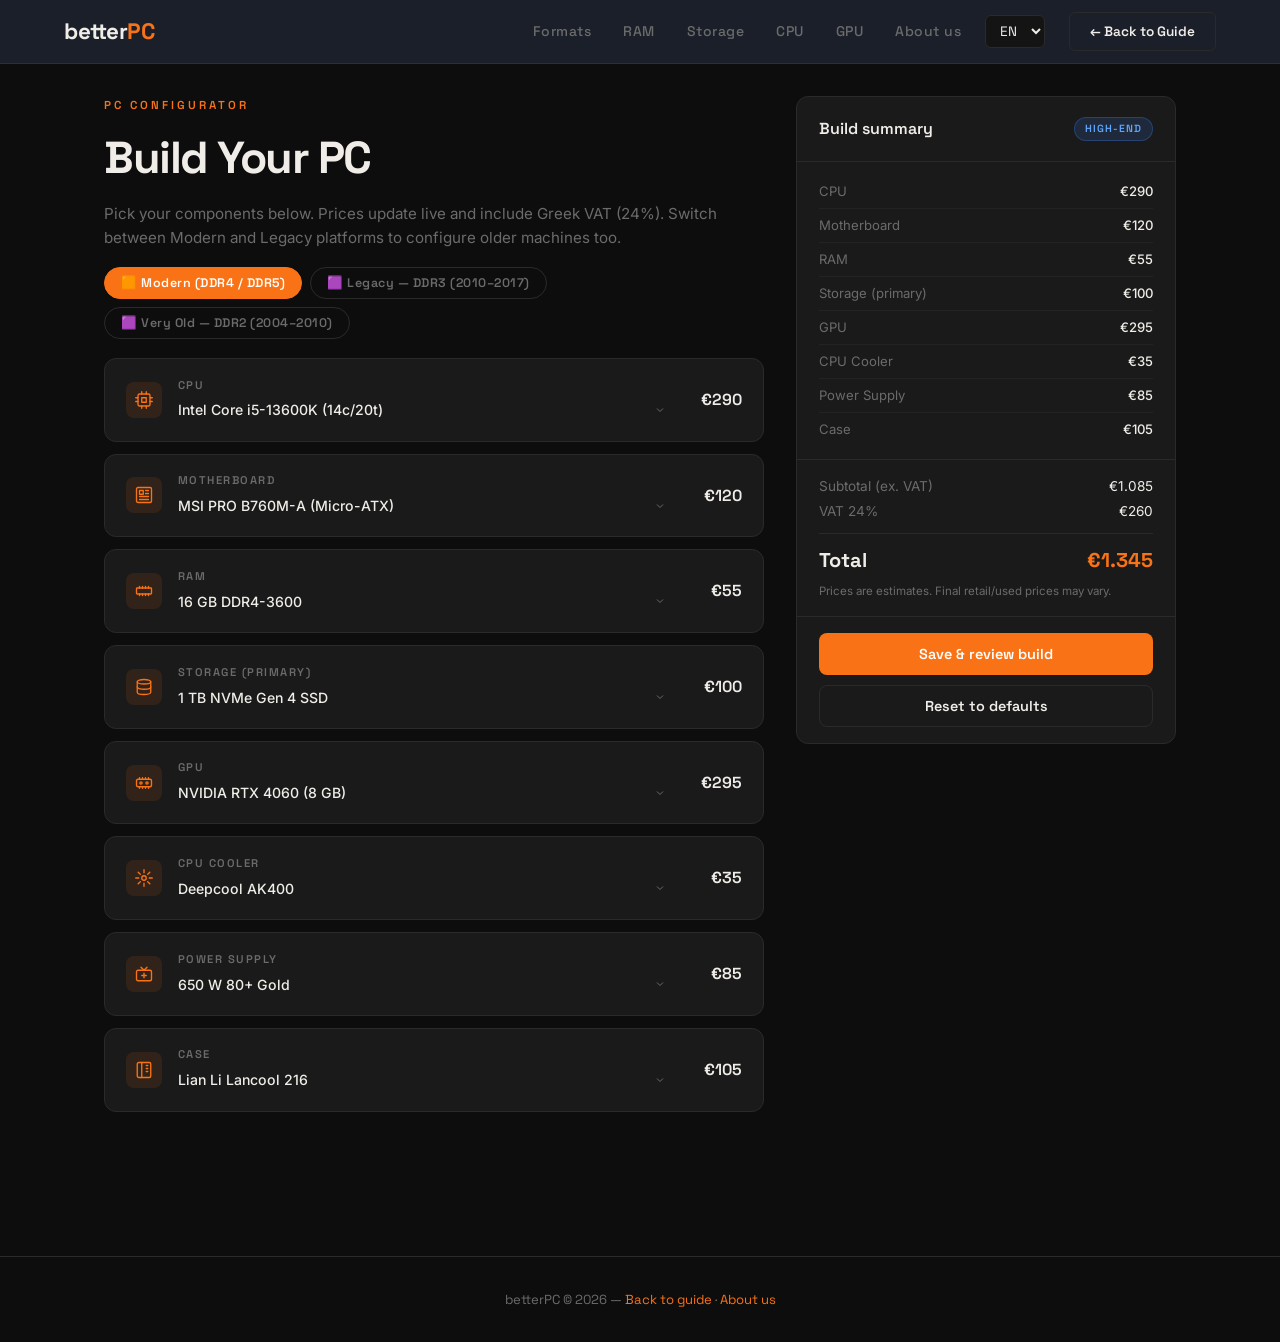
<file: build.html>
<!DOCTYPE html>
<html lang="en">
<head>
<meta charset="UTF-8" />
<meta name="viewport" content="width=device-width, initial-scale=1.0"/>
<title>betterPC — Build Your PC</title>
<link rel="preconnect" href="https://fonts.googleapis.com">
<link href="https://fonts.googleapis.com/css2?family=Space+Grotesk:wght@400;500;600;700&family=Inter:wght@400;500&display=swap" rel="stylesheet">
<style>
  *, *::before, *::after { box-sizing: border-box; margin: 0; padding: 0; }
  :root {
    --bg:      #0d0d0d;
    --surface: #141414;
    --card:    #1a1a1a;
    --border:  #2a2a2a;
    --accent:  #F97316;
    --accent2: #FB923C;
    --text:    #F0EDE8;
    --muted:   #6B6B6B;
    --radius:  12px;
    --legacy:  #a78bfa;
    --legacy2: #7c3aed;
  }
  html { scroll-behavior: smooth; }
  body { font-family: 'Inter', sans-serif; background: var(--bg); color: var(--text); line-height: 1.6; overflow-x: hidden; min-height: 100vh; }

  /* NAV */
  .navbar { position: fixed; top: 0; left: 0; right: 0; z-index: 100; display: flex; align-items: center; justify-content: space-between; padding: 0 5%; height: 64px; background: #1a1f29; backdrop-filter: blur(16px); border-bottom: 1px solid rgba(249,115,22,0.15); }
  .logo { font-family: 'Space Grotesk', sans-serif; font-size: 1.4rem; font-weight: 700; letter-spacing: -0.5px; color: var(--text); text-decoration: none; }
  .logo span { color: var(--accent); }
  .nav-right { display: flex; align-items: center; gap: 1.5rem; }
  .nav-links { display: flex; gap: 2rem; }
  .nav-links a { font-family: 'Space Grotesk', sans-serif; font-size: 0.875rem; font-weight: 500; text-decoration: none; color: var(--muted); letter-spacing: 0.5px; transition: color 0.2s; }
  .nav-links a:hover { color: var(--accent2); }
  .back-btn { font-family: 'Space Grotesk', sans-serif; font-size: 0.85rem; font-weight: 600; padding: 8px 20px; border-radius: 6px; background: transparent; color: var(--text); text-decoration: none; border: 1px solid var(--border); transition: border-color 0.2s, color 0.2s; }
  .back-btn:hover { border-color: var(--accent); color: var(--accent2); }
  
  /* LANG SELECT */
  .lang-select { background: var(--surface); color: var(--text); border: 1px solid var(--border); padding: 6px 10px; border-radius: 6px; font-family: 'Space Grotesk', sans-serif; font-size: 0.85rem; cursor: pointer; outline: none; }
  .lang-select:focus { border-color: var(--accent); }

  /* GENERATION TOGGLE */
  .gen-toggle-wrap { display: flex; gap: 0.5rem; margin-bottom: 1.2rem; flex-wrap: wrap; }
  .gen-btn { font-family: 'Space Grotesk', sans-serif; font-size: 0.78rem; font-weight: 600; padding: 7px 16px; border-radius: 20px; border: 1px solid var(--border); background: transparent; color: var(--muted); cursor: pointer; transition: all 0.2s; letter-spacing: 0.5px; }
  .gen-btn:hover { border-color: var(--accent2); color: var(--accent2); }
  .gen-btn.active { background: var(--accent); border-color: var(--accent); color: #fff; }
  .gen-btn.legacy-btn.active { background: var(--legacy2); border-color: var(--legacy2); color: #fff; }
  .legacy-note { font-size: 0.78rem; color: var(--legacy); background: rgba(167,139,250,0.08); border: 1px solid rgba(167,139,250,0.2); border-radius: 8px; padding: 0.6rem 1rem; margin-bottom: 1.2rem; display: none; }
  .legacy-note.visible { display: block; }

  /* PAGE LAYOUT */
  .page { max-width: 1200px; margin: 0 auto; padding: 96px 5% 80px; display: grid; grid-template-columns: 1fr 380px; gap: 2rem; align-items: start; }
  .page-eyebrow { font-family: 'Space Grotesk', sans-serif; font-size: 0.72rem; font-weight: 600; letter-spacing: 3px; text-transform: uppercase; color: var(--accent); margin-bottom: 0.5rem; }
  .page-title { font-family: 'Space Grotesk', sans-serif; font-size: clamp(2rem, 3.5vw, 3rem); font-weight: 700; letter-spacing: -1.5px; margin-bottom: 0.5rem; }
  .page-desc { font-size: 0.95rem; color: var(--muted); margin-bottom: 1rem; }

  /* PARTS */
  .parts-panel { display: flex; flex-direction: column; gap: 0.75rem; }
  .part-card { background: var(--card); border: 1px solid var(--border); border-radius: var(--radius); padding: 1.1rem 1.3rem; display: grid; grid-template-columns: 36px 1fr auto; align-items: center; gap: 1rem; transition: border-color 0.2s; }
  .part-card:hover { border-color: rgba(249,115,22,0.3); }
  .part-card.has-warning { border-color: rgba(234,179,8,0.45); }
  .part-card.legacy-card { border-color: rgba(167,139,250,0.2); }
  .part-card.legacy-card:hover { border-color: rgba(167,139,250,0.45); }
  .part-icon { width: 36px; height: 36px; border-radius: 8px; background: rgba(249,115,22,0.1); display: flex; align-items: center; justify-content: center; font-size: 18px; color: var(--accent); flex-shrink: 0; }
  .legacy-card .part-icon { background: rgba(167,139,250,0.1); color: var(--legacy); }
  .part-info { min-width: 0; }
  .part-label { font-family: 'Space Grotesk', sans-serif; font-size: 0.7rem; font-weight: 600; letter-spacing: 1.5px; text-transform: uppercase; color: var(--muted); margin-bottom: 3px; }
  .part-select { width: 100%; font-family: 'Inter', sans-serif; font-size: 0.88rem; font-weight: 500; color: var(--text); background: transparent; border: none; outline: none; cursor: pointer; appearance: none; padding-right: 1.2rem; background-image: url("data:image/svg+xml,%3Csvg xmlns='http://www.w3.org/2000/svg' width='12' height='12' viewBox='0 0 24 24' fill='none' stroke='%236B6B6B' stroke-width='2'%3E%3Cpolyline points='6 9 12 15 18 9'%3E%3C/polyline%3E%3C/svg%3E"); background-repeat: no-repeat; background-position: right 0 center; }
  .part-select option { background: #1a1a1a; color: var(--text); }
  .part-select optgroup { color: var(--muted); }
  .part-price { font-family: 'Space Grotesk', sans-serif; font-size: 1rem; font-weight: 600; color: var(--text); white-space: nowrap; text-align: right; min-width: 60px; }
  .part-price.zero { color: var(--muted); }
  .part-price.used { color: var(--legacy); }

  /* WARNINGS */
  .warnings-box { background: rgba(234,179,8,0.08); border: 1px solid rgba(234,179,8,0.25); border-radius: var(--radius); padding: 0.9rem 1.1rem; display: none; gap: 0.5rem; flex-direction: column; }
  .warnings-box.visible { display: flex; }
  .warn-item { font-size: 0.82rem; color: #fbbf24; display: flex; align-items: flex-start; gap: 0.5rem; }

  /* SUMMARY */
  .summary-panel { position: sticky; top: 80px; background: var(--card); border: 1px solid var(--border); border-radius: var(--radius); overflow: hidden; }
  .summary-header { padding: 1.2rem 1.4rem; border-bottom: 1px solid var(--border); display: flex; align-items: center; justify-content: space-between; }
  .summary-header h2 { font-family: 'Space Grotesk', sans-serif; font-size: 1rem; font-weight: 600; }
  .tier-pill { font-family: 'Space Grotesk', sans-serif; font-size: 0.65rem; font-weight: 600; letter-spacing: 1px; text-transform: uppercase; padding: 3px 10px; border-radius: 20px; }
  .tier-pill.budget { background: rgba(34,197,94,0.15); color: #4ade80; border: 1px solid rgba(34,197,94,0.3); }
  .tier-pill.mid    { background: rgba(249,115,22,0.15); color: var(--accent2); border: 1px solid rgba(249,115,22,0.3); }
  .tier-pill.high   { background: rgba(59,130,246,0.15); color: #60a5fa; border: 1px solid rgba(59,130,246,0.3); }
  .tier-pill.enthus { background: rgba(168,85,247,0.15); color: #c084fc; border: 1px solid rgba(168,85,247,0.3); }
  .tier-pill.legacy { background: rgba(167,139,250,0.12); color: var(--legacy); border: 1px solid rgba(167,139,250,0.3); }
  .breakdown-list { padding: 0.8rem 1.4rem; }
  .breakdown-row { display: flex; justify-content: space-between; align-items: baseline; padding: 6px 0; border-bottom: 1px solid rgba(255,255,255,0.04); font-size: 0.82rem; }
  .breakdown-row:last-child { border-bottom: none; }
  .br-name { color: var(--muted); }
  .br-val { color: var(--text); font-weight: 500; }
  .br-val.zero { color: var(--border); }
  .br-val.used { color: var(--legacy); }
  .summary-totals { border-top: 1px solid var(--border); padding: 1rem 1.4rem; }
  .total-row { display: flex; justify-content: space-between; font-size: 0.85rem; color: var(--muted); margin-bottom: 4px; }
  .total-row span:last-child { color: var(--text); }
  .total-row.grand { font-family: 'Space Grotesk', sans-serif; font-size: 1.25rem; font-weight: 700; color: var(--text); margin-top: 10px; padding-top: 10px; border-top: 1px solid var(--border); }
  .total-row.grand span:first-child { color: var(--text); }
  .total-row.grand span:last-child { color: var(--accent); }
  .vat-note { font-size: 0.72rem; color: var(--muted); margin-top: 6px; }
  .summary-footer { padding: 1rem 1.4rem; border-top: 1px solid var(--border); display: flex; flex-direction: column; gap: 0.6rem; }

  .btn-primary { font-family: 'Space Grotesk', sans-serif; font-weight: 600; padding: 12px; width: 100%; border-radius: 8px; background: var(--accent); color: #fff; border: none; cursor: pointer; font-size: 0.9rem; transition: background 0.2s, transform 0.15s; }
  .btn-primary:hover { background: var(--accent2); transform: translateY(-1px); }
  .btn-secondary { font-family: 'Space Grotesk', sans-serif; font-weight: 600; padding: 11px; width: 100%; border-radius: 8px; background: transparent; color: var(--text); border: 1px solid var(--border); cursor: pointer; font-size: 0.9rem; transition: border-color 0.2s, color 0.2s; }
  .btn-secondary:hover { border-color: var(--accent); color: var(--accent2); }

  /* MODAL */
  .modal-backdrop { display: none; position: fixed; inset: 0; z-index: 200; background: rgba(0,0,0,0.7); backdrop-filter: blur(4px); align-items: center; justify-content: center; padding: 1rem; }
  .modal-backdrop.open { display: flex; }
  .modal { background: var(--surface); border: 1px solid var(--border); border-radius: 16px; padding: 2rem; max-width: 520px; width: 100%; position: relative; max-height: 90vh; overflow-y: auto; }
  .modal h3 { font-family: 'Space Grotesk', sans-serif; font-size: 1.2rem; font-weight: 700; margin-bottom: 0.3rem; }
  .modal p { font-size: 0.88rem; color: var(--muted); margin-bottom: 1.4rem; }
  .modal-list { list-style: none; display: flex; flex-direction: column; gap: 0.5rem; margin-bottom: 1.5rem; }
  .modal-list li { font-size: 0.85rem; display: flex; justify-content: space-between; padding: 8px 12px; background: var(--card); border-radius: 8px; }
  .modal-list li span:first-child { color: var(--muted); }
  .modal-list li span:last-child { font-weight: 500; }
  .modal-total { font-family: 'Space Grotesk', sans-serif; font-size: 1.4rem; font-weight: 700; color: var(--accent); text-align: center; padding: 1rem; background: rgba(249,115,22,0.08); border: 1px solid rgba(249,115,22,0.2); border-radius: 10px; margin-bottom: 1.2rem; }
  .modal-close { position: absolute; top: 1rem; right: 1rem; background: none; border: none; color: var(--muted); cursor: pointer; font-size: 1.4rem; line-height: 1; padding: 4px 8px; border-radius: 6px; }
  .modal-close:hover { color: var(--text); background: var(--card); }
  .modal-actions { display: flex; gap: 0.6rem; }
  .modal-actions button { flex: 1; }

  /* FOOTER */
  footer { padding: 32px 5%; text-align: center; border-top: 1px solid var(--border); margin-top: 4rem; }
  footer p { font-family: 'Space Grotesk', sans-serif; font-size: 0.82rem; color: var(--muted); }

  /* RESPONSIVE */
  @media (max-width: 860px) {
    .page { grid-template-columns: 1fr; }
    .summary-panel { position: static; }
    .nav-links { display: none; }
  }
  @media (prefers-reduced-motion: reduce) {
    .part-card, .btn-primary { transition: none; }
  }
</style>
</head>
<body>

<nav class="navbar">
  <a class="logo" href="index.html">better<span>PC</span></a>
  <div class="nav-right">
    <div class="nav-links">
      <a href="index.html#formats" data-i18n="nav_formats">Formats</a>
      <a href="index.html#ram" data-i18n="nav_ram">RAM</a>
      <a href="index.html#storage" data-i18n="nav_storage">Storage</a>
      <a href="index.html#cpu" data-i18n="nav_cpu">CPU</a>
      <a href="index.html#gpu" data-i18n="nav_gpu">GPU</a>
      <a href="about.html" data-i18n="nav_about">About us</a>
    </div>
    <select class="lang-select" id="langSelect">
      <option value="en">EN</option>
      <option value="el">GR</option>
      <option value="de">DE</option>
      <option value="fr">FR</option>
      <option value="ru">RU</option>
      <option value="sr">SR</option>
      <option value="it">IT</option>
      <option value="es">ES</option>
      <option value="pt">PT</option>
      <option value="pl">PL</option>
      <option value="sv">SV</option>
      <option value="ro">RO</option>
      <option value="bg">BG</option>
    </select>
    <a class="back-btn" href="index.html" data-i18n="nav_back">&#8592; Back to Guide</a>
  </div>
</nav>

<div class="page">
  <div>
    <p class="page-eyebrow" data-i18n="page_eyebrow">PC Configurator</p>
    <h1 class="page-title" data-i18n="page_title">Build Your PC</h1>
    <p class="page-desc" data-i18n="page_desc">Pick your components below. Prices update live and include Greek VAT (24%). Switch between Modern and Legacy platforms to configure older machines too.</p>

    <div class="gen-toggle-wrap">
      <button class="gen-btn active" id="btn-gen-modern" onclick="setGen('modern')">&#x1F7E0; Modern (DDR4 / DDR5)</button>
      <button class="gen-btn legacy-btn" id="btn-gen-ddr3" onclick="setGen('ddr3')">&#x1F7E3; Legacy &mdash; DDR3 (2010&ndash;2017)</button>
      <button class="gen-btn legacy-btn" id="btn-gen-ddr2" onclick="setGen('ddr2')">&#x1F7E3; Very Old &mdash; DDR2 (2004&ndash;2010)</button>
    </div>
    <div class="legacy-note" id="legacy-note" data-i18n="legacy_note">
      &#9888;&#65039; <strong>Refurbished / Used parts.</strong> Prices shown are rough second-hand estimates (Greek market). These platforms are no longer produced new &mdash; parts are sourced from older machines. Purple prices indicate used/refurbished parts.
    </div>

    <div class="parts-panel" id="parts-panel">

      <div class="part-card" id="card-cpu">
        <div class="part-icon">
          <svg width="18" height="18" viewBox="0 0 24 24" fill="none" stroke="currentColor" stroke-width="1.8" stroke-linecap="round" stroke-linejoin="round"><rect x="4" y="4" width="16" height="16" rx="2"/><rect x="9" y="9" width="6" height="6"/><line x1="9" y1="1" x2="9" y2="4"/><line x1="15" y1="1" x2="15" y2="4"/><line x1="9" y1="20" x2="9" y2="23"/><line x1="15" y1="20" x2="15" y2="23"/><line x1="20" y1="9" x2="23" y2="9"/><line x1="20" y1="14" x2="23" y2="14"/><line x1="1" y1="9" x2="4" y2="9"/><line x1="1" y1="14" x2="4" y2="14"/></svg>
        </div>
        <div class="part-info">
          <div class="part-label" data-i18n="label_cpu">CPU</div>
          <select class="part-select" id="cpu" onchange="update()">
            <optgroup label="&#x25BA; Intel LGA1700 (12th/13th/14th Gen)" class="opt-modern">
              <option value="Intel Core i3-13100|130">Intel Core i3-13100 (4c/8t)</option>
              <option value="Intel Core i5-13400F|170">Intel Core i5-13400F (10c/16t)</option>
              <option value="Intel Core i5-13600K|290" selected>Intel Core i5-13600K (14c/20t)</option>
              <option value="Intel Core i7-13700K|420">Intel Core i7-13700K (16c/24t)</option>
              <option value="Intel Core i9-13900K|580">Intel Core i9-13900K (24c/32t)</option>
              <option value="Intel Core i9-14900KS|680">Intel Core i9-14900KS (24c/32t)</option>
            </optgroup>
            <optgroup label="&#x25BA; AMD AM5 (Ryzen 7000)" class="opt-modern">
              <option value="AMD Ryzen 5 7600X|240">AMD Ryzen 5 7600X (6c/12t)</option>
              <option value="AMD Ryzen 7 7700X|320">AMD Ryzen 7 7700X (8c/16t)</option>
              <option value="AMD Ryzen 9 7900X|430">AMD Ryzen 9 7900X (12c/24t)</option>
              <option value="AMD Ryzen 9 7950X|650">AMD Ryzen 9 7950X (16c/32t)</option>
            </optgroup>
            <optgroup label="&#x25BA; AMD AM4 (Ryzen 3000/5000)" class="opt-modern">
              <option value="AMD Ryzen 5 5600X|160">AMD Ryzen 5 5600X (6c/12t)</option>
              <option value="AMD Ryzen 7 5800X|220">AMD Ryzen 7 5800X (8c/16t)</option>
            </optgroup>
            <optgroup label="&#x25B6; Intel LGA1150 (Haswell 4th Gen) &mdash; Used" class="opt-ddr3">
              <option value="Intel Core i3-4130 (Used)|15">Intel Core i3-4130 (2c/4t)</option>
              <option value="Intel Core i5-4570 (Used)|25">Intel Core i5-4570 (4c/4t)</option>
              <option value="Intel Core i7-4770 (Used)|35">Intel Core i7-4770 (4c/8t)</option>
            </optgroup>
            <optgroup label="&#x25B6; Intel LGA1155 (Sandy/Ivy Bridge 2nd/3rd Gen) &mdash; Used" class="opt-ddr3">
              <option value="Intel Core i3-2100 (Used)|10">Intel Core i3-2100 (2c/4t)</option>
              <option value="Intel Core i5-2500K (Used)|18">Intel Core i5-2500K (4c/4t)</option>
              <option value="Intel Core i7-3770 (Used)|28">Intel Core i7-3770 (4c/8t)</option>
            </optgroup>
            <optgroup label="&#x25B6; AMD AM3+ (FX Piledriver/Vishera) &mdash; Used" class="opt-ddr3">
              <option value="AMD FX-4300 (Used)|12">AMD FX-4300 (4 cores)</option>
              <option value="AMD FX-6300 (Used)|18">AMD FX-6300 (6 cores)</option>
              <option value="AMD FX-8350 (Used)|25">AMD FX-8350 (8 cores)</option>
            </optgroup>
            <optgroup label="&#x25B6; Intel LGA775 (Core 2 Duo/Quad) &mdash; Used" class="opt-ddr2">
              <option value="Intel Core 2 Duo E8400 (Used)|8">Intel Core 2 Duo E8400 (2c)</option>
              <option value="Intel Core 2 Quad Q6600 (Used)|10">Intel Core 2 Quad Q6600 (4c)</option>
              <option value="Intel Core 2 Quad Q9550 (Used)|12">Intel Core 2 Quad Q9550 (4c)</option>
            </optgroup>
            <optgroup label="&#x25B6; AMD AM2/AM2+ (Athlon/Phenom) &mdash; Used" class="opt-ddr2">
              <option value="AMD Athlon 64 X2 5200+ (Used)|5">AMD Athlon 64 X2 5200+ (2c)</option>
              <option value="AMD Phenom II X4 940 (Used)|10">AMD Phenom II X4 940 (4c)</option>
            </optgroup>
          </select>
        </div>
        <div class="part-price" id="price-cpu">&#8364;290</div>
      </div>

      <div class="part-card" id="card-mobo">
        <div class="part-icon">
          <svg width="18" height="18" viewBox="0 0 24 24" fill="none" stroke="currentColor" stroke-width="1.8" stroke-linecap="round" stroke-linejoin="round"><rect x="2" y="2" width="20" height="20" rx="2"/><rect x="6" y="6" width="5" height="5"/><path d="M14 6h4M14 10h4M6 14h12M6 18h12"/></svg>
        </div>
        <div class="part-info">
          <div class="part-label" data-i18n="label_mobo">Motherboard</div>
          <select class="part-select" id="mobo" onchange="update()">
            <optgroup label="&#x25BA; Intel LGA1700 (B660/B760/Z790)" class="opt-modern">
              <option value="Gigabyte B660M DS3H Micro-ATX|80">Gigabyte B660M DS3H (Micro-ATX)</option>
              <option value="MSI PRO B760M-A Micro-ATX|120" selected>MSI PRO B760M-A (Micro-ATX)</option>
              <option value="ASUS ROG Strix B760-F ATX|190">ASUS ROG Strix B760-F (ATX)</option>
              <option value="MSI MEG Z790 ACE ATX|380">MSI MEG Z790 ACE (ATX)</option>
            </optgroup>
            <optgroup label="&#x25BA; AMD AM5 (B650/X670)" class="opt-modern">
              <option value="MSI PRO B650M-A Micro-ATX|130">MSI PRO B650M-A (Micro-ATX)</option>
              <option value="ASUS TUF Gaming B650-Plus ATX|195">ASUS TUF Gaming B650-Plus (ATX)</option>
              <option value="Gigabyte X670E Aorus Master ATX|380">Gigabyte X670E Aorus Master (ATX)</option>
            </optgroup>
            <optgroup label="&#x25BA; AMD AM4 (B550/X570)" class="opt-modern">
              <option value="MSI B550M PRO-VDH Micro-ATX|90">MSI B550M PRO-VDH (Micro-ATX)</option>
              <option value="ASUS TUF Gaming B550-Plus ATX|145">ASUS TUF Gaming B550-Plus (ATX)</option>
            </optgroup>
            <optgroup label="&#x25B6; Intel LGA1150 (H81/B85/Z97) &mdash; Used" class="opt-ddr3">
              <option value="Gigabyte H81M LGA1150 Used|20">Gigabyte H81M (Micro-ATX)</option>
              <option value="ASUS B85M-G LGA1150 Used|28">ASUS B85M-G (Micro-ATX)</option>
              <option value="MSI Z97 PC Mate LGA1150 Used|35">MSI Z97 PC Mate (ATX)</option>
            </optgroup>
            <optgroup label="&#x25B6; Intel LGA1155 (H61/B75/Z77) &mdash; Used" class="opt-ddr3">
              <option value="Gigabyte H61M LGA1155 Used|15">Gigabyte H61M (Micro-ATX)</option>
              <option value="ASUS P8Z77-V LGA1155 Used|30">ASUS P8Z77-V (ATX)</option>
            </optgroup>
            <optgroup label="&#x25B6; AMD AM3+ (760G/870/990FX) &mdash; Used" class="opt-ddr3">
              <option value="Gigabyte 78LMT-USB3 AM3+ Used|18">Gigabyte 78LMT-USB3 (Micro-ATX)</option>
              <option value="ASUS M5A99FX PRO AM3+ Used|30">ASUS M5A99FX PRO (ATX)</option>
            </optgroup>
            <optgroup label="&#x25B6; Intel LGA775 (G31/G41/P45) &mdash; Used" class="opt-ddr2">
              <option value="Gigabyte G41M LGA775 Used|10">Gigabyte G41M (Micro-ATX)</option>
              <option value="ASUS P5Q LGA775 Used|12">ASUS P5Q (ATX)</option>
            </optgroup>
            <optgroup label="&#x25B6; AMD AM2/AM2+ (780G/790FX) &mdash; Used" class="opt-ddr2">
              <option value="Gigabyte MA790GP AM2+ Used|10">Gigabyte MA790GP (ATX)</option>
              <option value="ASUS M3A78-CM AM2+ Used|8">ASUS M3A78-CM (Micro-ATX)</option>
            </optgroup>
          </select>
        </div>
        <div class="part-price" id="price-mobo">&#8364;120</div>
      </div>

      <div class="part-card" id="card-ram">
        <div class="part-icon">
          <svg width="18" height="18" viewBox="0 0 24 24" fill="none" stroke="currentColor" stroke-width="1.8" stroke-linecap="round" stroke-linejoin="round"><rect x="2" y="8" width="20" height="8" rx="1"/><path d="M6 8V6M10 8V6M14 8V6M18 8V6M6 16v2M10 16v2M14 16v2M18 16v2"/></svg>
        </div>
        <div class="part-info">
          <div class="part-label" data-i18n="label_ram">RAM</div>
          <select class="part-select" id="ram" onchange="update()">
            <optgroup label="&#x25BA; DDR5 (Modern)" class="opt-modern">
              <option value="16 GB DDR5-5600|75">16 GB DDR5-5600</option>
              <option value="32 GB DDR5-6000|140">32 GB DDR5-6000</option>
              <option value="64 GB DDR5-6000|280">64 GB DDR5-6000</option>
            </optgroup>
            <optgroup label="&#x25BA; DDR4 (Modern)" class="opt-modern">
              <option value="8 GB DDR4-3200|30">8 GB DDR4-3200</option>
              <option value="16 GB DDR4-3600|55" selected>16 GB DDR4-3600</option>
              <option value="32 GB DDR4-3600|95">32 GB DDR4-3600</option>
              <option value="64 GB DDR4-3200|180">64 GB DDR4-3200</option>
            </optgroup>
            <optgroup label="&#x25B6; DDR3 (Legacy) &mdash; Used" class="opt-ddr3">
              <option value="4 GB DDR3-1333 Used|8">4 GB DDR3-1333</option>
              <option value="8 GB DDR3-1600 Used|14">8 GB DDR3-1600</option>
              <option value="16 GB DDR3-1600 Used|26">16 GB DDR3-1600</option>
              <option value="32 GB DDR3-1600 Used|48">32 GB DDR3-1600</option>
            </optgroup>
            <optgroup label="&#x25B6; DDR2 (Very Old) &mdash; Used" class="opt-ddr2">
              <option value="2 GB DDR2-800 Used|5">2 GB DDR2-800</option>
              <option value="4 GB DDR2-800 Used|10">4 GB DDR2-800</option>
              <option value="8 GB DDR2-1066 Used|18">8 GB DDR2-1066</option>
            </optgroup>
          </select>
        </div>
        <div class="part-price" id="price-ram">&#8364;55</div>
      </div>

      <div class="part-card" id="card-storage">
        <div class="part-icon">
          <svg width="18" height="18" viewBox="0 0 24 24" fill="none" stroke="currentColor" stroke-width="1.8" stroke-linecap="round" stroke-linejoin="round"><ellipse cx="12" cy="5" rx="9" ry="3"/><path d="M21 12c0 1.66-4 3-9 3s-9-1.34-9-3"/><path d="M3 5v14c0 1.66 4 3 9 3s9-1.34 9-3V5"/></svg>
        </div>
        <div class="part-info">
          <div class="part-label" data-i18n="label_storage">Storage (primary)</div>
          <select class="part-select" id="storage" onchange="update()">
            <optgroup label="&#x25BA; NVMe Gen 4 (fastest)" class="opt-modern">
              <option value="1 TB NVMe Gen 4 SSD|100" selected>1 TB NVMe Gen 4 SSD</option>
              <option value="2 TB NVMe Gen 4 SSD|185">2 TB NVMe Gen 4 SSD</option>
              <option value="4 TB NVMe Gen 4 SSD|360">4 TB NVMe Gen 4 SSD</option>
            </optgroup>
            <optgroup label="&#x25BA; NVMe Gen 3" class="opt-modern">
              <option value="500 GB NVMe Gen 3 SSD|55">500 GB NVMe Gen 3 SSD</option>
              <option value="1 TB NVMe Gen 3 SSD|70">1 TB NVMe Gen 3 SSD</option>
            </optgroup>
            <optgroup label="&#x25BA; SATA SSD (Modern)" class="opt-modern">
              <option value="500 GB SATA SSD|45">500 GB SATA SSD</option>
              <option value="1 TB SATA SSD|75">1 TB SATA SSD</option>
            </optgroup>
            <optgroup label="&#x25B6; SATA SSD (Upgrade for DDR3 PC)" class="opt-ddr3">
              <option value="120 GB SATA SSD upgrade|20">120 GB SATA SSD</option>
              <option value="240 GB SATA SSD|30">240 GB SATA SSD</option>
              <option value="500 GB SATA SSD budget|40">500 GB SATA SSD</option>
            </optgroup>
            <optgroup label="&#x25B6; HDD (DDR3 era)" class="opt-ddr3">
              <option value="500 GB HDD SATA|10">500 GB HDD SATA</option>
              <option value="1 TB HDD SATA|15">1 TB HDD SATA</option>
              <option value="2 TB HDD SATA|25">2 TB HDD SATA</option>
            </optgroup>
            <optgroup label="&#x25B6; SATA SSD (Upgrade for DDR2 PC)" class="opt-ddr2">
              <option value="120 GB SATA SSD DDR2|20">120 GB SATA SSD</option>
              <option value="240 GB SATA SSD DDR2|30">240 GB SATA SSD</option>
            </optgroup>
            <optgroup label="&#x25B6; HDD (DDR2 era)" class="opt-ddr2">
              <option value="160 GB IDE/SATA HDD Used|5">160 GB IDE/SATA HDD</option>
              <option value="320 GB SATA HDD Used|8">320 GB SATA HDD</option>
              <option value="500 GB SATA HDD budget|10">500 GB SATA HDD</option>
            </optgroup>
          </select>
        </div>
        <div class="part-price" id="price-storage">&#8364;100</div>
      </div>

      <div class="part-card" id="card-gpu">
        <div class="part-icon">
          <svg width="18" height="18" viewBox="0 0 24 24" fill="none" stroke="currentColor" stroke-width="1.8" stroke-linecap="round" stroke-linejoin="round"><rect x="2" y="7" width="20" height="10" rx="2"/><path d="M6 7V5M10 7V5M14 7V5M18 7V5M6 17v2M10 17v2M14 17v2M18 17v2"/><circle cx="8" cy="12" r="1.5"/><circle cx="16" cy="12" r="1.5"/></svg>
        </div>
        <div class="part-info">
          <div class="part-label" data-i18n="label_gpu">GPU</div>
          <select class="part-select" id="gpu" onchange="update()">
            <option value="No dedicated GPU integrated|0" data-i18n="opt_no_gpu">No dedicated GPU (integrated only)</option>
            <optgroup label="&#x25BA; NVIDIA GeForce (Modern)" class="opt-modern">
              <option value="NVIDIA RTX 4060 8 GB|295" selected>NVIDIA RTX 4060 (8 GB)</option>
              <option value="NVIDIA RTX 4060 Ti 8 GB|390">NVIDIA RTX 4060 Ti (8 GB)</option>
              <option value="NVIDIA RTX 4070 12 GB|560">NVIDIA RTX 4070 (12 GB)</option>
              <option value="NVIDIA RTX 4070 Super 12 GB|620">NVIDIA RTX 4070 Super (12 GB)</option>
              <option value="NVIDIA RTX 4070 Ti Super 16 GB|800">NVIDIA RTX 4070 Ti Super (16 GB)</option>
              <option value="NVIDIA RTX 4080 Super 16 GB|1050">NVIDIA RTX 4080 Super (16 GB)</option>
              <option value="NVIDIA RTX 4090 24 GB|1800">NVIDIA RTX 4090 (24 GB)</option>
            </optgroup>
            <optgroup label="&#x25BA; AMD Radeon (Modern)" class="opt-modern">
              <option value="AMD Radeon RX 6600 8 GB|195">AMD Radeon RX 6600 (8 GB)</option>
              <option value="AMD Radeon RX 7600 8 GB|260">AMD Radeon RX 7600 (8 GB)</option>
              <option value="AMD Radeon RX 7700 XT 12 GB|370">AMD Radeon RX 7700 XT (12 GB)</option>
              <option value="AMD Radeon RX 7800 XT 16 GB|460">AMD Radeon RX 7800 XT (16 GB)</option>
              <option value="AMD Radeon RX 7900 XTX 24 GB|870">AMD Radeon RX 7900 XTX (24 GB)</option>
            </optgroup>
            <optgroup label="&#x25B6; NVIDIA (Used &mdash; DDR3 era)" class="opt-ddr3">
              <option value="NVIDIA GTX 750 Ti 2 GB Used|20">NVIDIA GTX 750 Ti (2 GB)</option>
              <option value="NVIDIA GTX 960 4 GB Used|30">NVIDIA GTX 960 (4 GB)</option>
              <option value="NVIDIA GTX 1060 6 GB Used|55">NVIDIA GTX 1060 (6 GB)</option>
              <option value="NVIDIA GTX 1070 8 GB Used|75">NVIDIA GTX 1070 (8 GB)</option>
            </optgroup>
            <optgroup label="&#x25B6; AMD (Used &mdash; DDR3 era)" class="opt-ddr3">
              <option value="AMD RX 470 4 GB Used|30">AMD RX 470 (4 GB)</option>
              <option value="AMD RX 570 8 GB Used|35">AMD RX 570 (8 GB)</option>
              <option value="AMD RX 580 8 GB Used|45">AMD RX 580 (8 GB)</option>
            </optgroup>
            <optgroup label="&#x25B6; NVIDIA (Used &mdash; DDR2 era)" class="opt-ddr2">
              <option value="NVIDIA GTS 450 1 GB Used|8">NVIDIA GTS 450 (1 GB)</option>
              <option value="NVIDIA GTX 560 Ti 1 GB Used|10">NVIDIA GTX 560 Ti (1 GB)</option>
              <option value="NVIDIA GTX 750 Ti 2 GB Used ddr2|20">NVIDIA GTX 750 Ti (2 GB)</option>
            </optgroup>
            <optgroup label="&#x25B6; AMD (Used &mdash; DDR2 era)" class="opt-ddr2">
              <option value="AMD HD 5770 1 GB Used|6">AMD HD 5770 (1 GB)</option>
              <option value="AMD HD 6870 1 GB Used|8">AMD HD 6870 (1 GB)</option>
            </optgroup>
          </select>
        </div>
        <div class="part-price" id="price-gpu">&#8364;295</div>
      </div>

      <div class="part-card" id="card-cooler">
        <div class="part-icon">
          <svg width="18" height="18" viewBox="0 0 24 24" fill="none" stroke="currentColor" stroke-width="1.8" stroke-linecap="round" stroke-linejoin="round"><circle cx="12" cy="12" r="3"/><path d="M12 1v4M12 19v4M4.22 4.22l2.83 2.83M16.95 16.95l2.83 2.83M1 12h4M19 12h4M4.22 19.78l2.83-2.83M16.95 7.05l2.83-2.83"/></svg>
        </div>
        <div class="part-info">
          <div class="part-label" data-i18n="label_cooler">CPU Cooler</div>
          <select class="part-select" id="cooler" onchange="update()">
            <optgroup label="&#x25BA; Air Coolers (Modern)" class="opt-modern">
              <option value="Stock Boxed cooler|0" data-i18n="opt_stock_cooler">Stock / Boxed cooler (if included)</option>
              <option value="Be Quiet! Pure Rock 2|30">Be Quiet! Pure Rock 2</option>
              <option value="Deepcool AK400|35" selected>Deepcool AK400</option>
              <option value="Noctua NH-U12S|65">Noctua NH-U12S</option>
              <option value="Noctua NH-D15|90">Noctua NH-D15 (dual-tower)</option>
              <option value="Be Quiet! Dark Rock Pro 4|75">Be Quiet! Dark Rock Pro 4</option>
            </optgroup>
            <optgroup label="&#x25BA; AIO Liquid Coolers (Modern)" class="opt-modern">
              <option value="Corsair H100i 240mm AIO|120">Corsair H100i 240mm AIO</option>
              <option value="Arctic Liquid Freezer III 280mm|110">Arctic Liquid Freezer III 280mm</option>
              <option value="NZXT Kraken 360mm AIO|180">NZXT Kraken 360mm AIO</option>
              <option value="Corsair H150i 360mm AIO|190">Corsair H150i Elite 360mm AIO</option>
            </optgroup>
            <optgroup label="&#x25B6; Heatsinks (DDR3 era)" class="opt-ddr3">
              <option value="Stock boxed heatsink LGA1150 LGA1155|0" data-i18n="opt_stock_h3">Stock boxed heatsink &mdash; included</option>
              <option value="Intel AMD OEM heatsink Used|5" data-i18n="opt_oem_used">Intel/AMD OEM heatsink &mdash; Used</option>
              <option value="Cooler Master Hyper 212 Evo|18">Cooler Master Hyper 212 Evo</option>
              <option value="Deepcool GAMMAXX 300|12">Deepcool Gammaxx 300</option>
              <option value="Zalman CNPS9900 Used|10">Zalman CNPS9900 &mdash; Used</option>
              <option value="Noctua NH-U9B SE2 Used|15">Noctua NH-U9B SE2 &mdash; Used</option>
            </optgroup>
            <optgroup label="&#x25B6; Heatsinks (DDR2 era)" class="opt-ddr2">
              <option value="Stock LGA775 boxed heatsink|0" data-i18n="opt_stock_h2">Stock LGA775 boxed heatsink &mdash; included</option>
              <option value="Zalman CNPS7500 used heatsink|8">Zalman CNPS7500 &mdash; Used</option>
              <option value="Thermaltake BigTyp 775 heatsink|10">Thermaltake BigTyp &mdash; Used</option>
              <option value="Arctic Freezer 7 Pro heatsink|10">Arctic Freezer 7 Pro &mdash; Used</option>
              <option value="Scythe Ninja Rev B heatsink Used|12">Scythe Ninja Rev B &mdash; Used</option>
            </optgroup>
          </select>
        </div>
        <div class="part-price" id="price-cooler">&#8364;35</div>
      </div>

      <div class="part-card" id="card-psu">
        <div class="part-icon">
          <svg width="18" height="18" viewBox="0 0 24 24" fill="none" stroke="currentColor" stroke-width="1.8" stroke-linecap="round" stroke-linejoin="round"><rect x="2" y="7" width="20" height="14" rx="2"/><path d="M16 3l-4 4-4-4"/><path d="M12 11v6M9 14h6"/></svg>
        </div>
        <div class="part-info">
          <div class="part-label" data-i18n="label_psu">Power Supply</div>
          <select class="part-select" id="psu" onchange="update()">
            <optgroup label="&#x25BA; Modern PSU (new)" class="opt-modern">
              <option value="450 W 80+ Bronze|50">450 W 80+ Bronze</option>
              <option value="550 W 80+ Gold|70">550 W 80+ Gold</option>
              <option value="650 W 80+ Gold|85" selected>650 W 80+ Gold</option>
              <option value="750 W 80+ Gold|100">750 W 80+ Gold</option>
              <option value="850 W 80+ Gold|120">850 W 80+ Gold</option>
              <option value="850 W 80+ Platinum|155">850 W 80+ Platinum</option>
              <option value="1000 W 80+ Platinum|180">1000 W 80+ Platinum</option>
              <option value="1200 W 80+ Titanium|260">1200 W 80+ Titanium</option>
            </optgroup>
            <optgroup label="&#x25B6; PSU (Used &mdash; DDR3 era)" class="opt-ddr3">
              <option value="300 W Generic PSU Used|10">300 W Generic &mdash; Used</option>
              <option value="400 W 80+ Bronze Used|15">400 W 80+ Bronze &mdash; Used</option>
              <option value="500 W 80+ Bronze Used|20">500 W 80+ Bronze &mdash; Used</option>
              <option value="600 W 80+ Gold Used|28">600 W 80+ Gold &mdash; Used</option>
            </optgroup>
            <optgroup label="&#x25B6; PSU (Used &mdash; DDR2 era)" class="opt-ddr2">
              <option value="250 W Generic ATX PSU Used|8">250 W Generic ATX &mdash; Used</option>
              <option value="350 W Generic PSU Used|10">350 W Generic &mdash; Used</option>
              <option value="450 W Bronze PSU Used|15">450 W Bronze &mdash; Used</option>
            </optgroup>
          </select>
        </div>
        <div class="part-price" id="price-psu">&#8364;85</div>
      </div>

      <div class="part-card" id="card-case">
        <div class="part-icon">
          <svg width="18" height="18" viewBox="0 0 24 24" fill="none" stroke="currentColor" stroke-width="1.8" stroke-linecap="round" stroke-linejoin="round"><rect x="3" y="2" width="18" height="20" rx="2"/><path d="M9 2v20M15 6h2M15 10h2M15 14h2"/></svg>
        </div>
        <div class="part-info">
          <div class="part-label" data-i18n="label_case">Case</div>
          <select class="part-select" id="case_pc" onchange="update()">
            <optgroup label="&#x25BA; Micro-ATX / Mini-ITX" class="opt-modern">
              <option value="Fractal Design Node 804 Micro-ATX|65">Fractal Design Node 804 (Micro-ATX)</option>
              <option value="Cooler Master NR400 Micro-ATX|70">Cooler Master NR400 (Micro-ATX)</option>
            </optgroup>
            <optgroup label="&#x25BA; Mid-Tower ATX" class="opt-modern">
              <option value="Fractal Design Pop Air|75">Fractal Design Pop Air</option>
              <option value="Lian Li Lancool 216|105" selected>Lian Li Lancool 216</option>
              <option value="Be Quiet! Pure Base 500DX|110">Be Quiet! Pure Base 500DX</option>
              <option value="NZXT H7 Flow|140">NZXT H7 Flow</option>
              <option value="Fractal Design Torrent|160">Fractal Design Torrent</option>
            </optgroup>
            <optgroup label="&#x25BA; Full-Tower ATX" class="opt-modern">
              <option value="Lian Li O11 Dynamic EVO|180">Lian Li O11 Dynamic EVO</option>
              <option value="Be Quiet! Dark Base 900 Pro|230">Be Quiet! Dark Base 900 Pro</option>
              <option value="Corsair iCUE 7000X RGB|240">Corsair iCUE 7000X RGB</option>
            </optgroup>
            <optgroup label="&#x25B6; Case (Used/Budget &mdash; DDR3 era)" class="opt-ddr3">
              <option value="Generic Micro-ATX tower Used|10">Generic Micro-ATX &mdash; Used</option>
              <option value="Generic ATX Mid-Tower Used|15">Generic ATX Mid-Tower &mdash; Used</option>
              <option value="Cooler Master Elite 430 Used|20">Cooler Master Elite 430 &mdash; Used</option>
              <option value="Antec Three Hundred Used|22">Antec Three Hundred &mdash; Used</option>
            </optgroup>
            <optgroup label="&#x25B6; Case (Used &mdash; DDR2 era)" class="opt-ddr2">
              <option value="Old ATX mid-tower Used|10">Old ATX mid-tower &mdash; Used</option>
              <option value="Codegen OEM Generic ATX Used|8">OEM/Generic ATX &mdash; Used</option>
              <option value="Chieftec Antec value Used|15">Chieftec / Antec value &mdash; Used</option>
            </optgroup>
          </select>
        </div>
        <div class="part-price" id="price-case_pc">&#8364;105</div>
      </div>

    </div>

    <div class="warnings-box" id="warnings-box" style="margin-top:1rem"></div>
  </div>

  <div class="summary-panel">
    <div class="summary-header">
      <h2 data-i18n="summary_header">Build summary</h2>
      <span class="tier-pill mid" id="tier-pill">Mid-range</span>
    </div>
    <div class="breakdown-list" id="breakdown-list"></div>
    <div class="summary-totals">
      <div class="total-row"><span data-i18n="row_subtotal">Subtotal (ex. VAT)</span><span id="sum-ex">&mdash;</span></div>
      <div class="total-row"><span data-i18n="row_vat">VAT 24%</span><span id="sum-vat">&mdash;</span></div>
      <div class="total-row grand"><span data-i18n="row_total">Total</span><span id="sum-total">&mdash;</span></div>
      <p class="vat-note" data-i18n="vat_note">Prices are estimates. Final retail/used prices may vary.</p>
    </div>
    <div class="summary-footer">
      <button class="btn-primary" onclick="openModal()" data-i18n="btn_save">Save &amp; review build</button>
      <button class="btn-secondary" onclick="resetBuild()" data-i18n="btn_reset">Reset to defaults</button>
    </div>
  </div>
</div>

<div class="modal-backdrop" id="modal-backdrop" onclick="closeModalBg(event)">
  <div class="modal">
    <button class="modal-close" onclick="closeModal()" aria-label="Close">&#10005;</button>
    <h3 data-i18n="modal_title">Your build</h3>
    <p data-i18n="modal_desc">Here's a summary of your selected configuration.</p>
    <ul class="modal-list" id="modal-list"></ul>
    <div class="modal-total" id="modal-total"></div>
    <div class="modal-actions">
      <button class="btn-secondary" id="btn-copy-action" onclick="copyBuild()" data-i18n="btn_copy">Copy to clipboard</button>
      <button class="btn-primary" onclick="closeModal()" data-i18n="btn_close">Close</button>
    </div>
  </div>
</div>

<footer>
  <p>betterPC &copy; 2026 &mdash; <a href="index.html" style="color:var(--accent);text-decoration:none;" data-i18n="footer_back">Back to guide</a> &middot; <a href="about.html" style="color:var(--accent);text-decoration:none;" data-i18n="footer_about">About us</a></p>
</footer>

<script>
// 1. Language Translation Dictionary Object
const dictionary = {
  en: {
    nav_formats: "Formats", nav_ram: "RAM", nav_storage: "Storage", nav_cpu: "CPU", nav_gpu: "GPU", nav_about: "About us", nav_back: "← Back to Guide",
    page_eyebrow: "PC Configurator", page_title: "Build Your PC",
    page_desc: "Pick your components below. Prices update live and include Greek VAT (24%). Switch between Modern and Legacy platforms to configure older machines too.",
    btn_modern: "🟧 Modern (DDR4 / DDR5)", btn_ddr3: "🟪 Legacy — DDR3 (2010–2017)", btn_ddr2: "🟪 Very Old — DDR2 (2004–2010)",
    legacy_note: "⚠️ Refurbished / Used parts. Prices shown are rough second-hand estimates (Greek market). These platforms are no longer produced new — parts are sourced from older machines. Purple prices indicate used/refurbished parts.",
    label_cpu: "CPU", label_mobo: "Motherboard", label_ram: "RAM", label_storage: "Storage (primary)", label_gpu: "GPU", label_cooler: "CPU Cooler", label_psu: "Power Supply", label_case: "Case",
    opt_no_gpu: "No dedicated GPU (integrated only)", opt_stock_cooler: "Stock / Boxed cooler (if included)", opt_stock_h3: "Stock boxed heatsink — included", opt_oem_used: "Intel/AMD OEM heatsink — Used", opt_stock_h2: "Stock LGA775 boxed heatsink — included",
    summary_header: "Build summary", row_subtotal: "Subtotal (ex. VAT)", row_vat: "VAT 24%", row_total: "Total", vat_note: "Prices are estimates. Final retail/used prices may vary.",
    btn_save: "Save & review build", btn_reset: "Reset to defaults",
    modal_title: "Your build", modal_desc: "Here's a summary of your selected configuration.", btn_copy: "Copy to clipboard", btn_close: "Close", footer_back: "Back to guide", footer_about: "About us",
    tier_ddr2: "Legacy DDR2", tier_ddr3: "Legacy DDR3", tier_budget: "Budget", tier_mid: "Mid-range", tier_high: "High-end", tier_enthus: "Enthusiast",
    w_intel_mismatch: "⚠️ CPU–Motherboard mismatch: Intel CPU requires LGA1700 (B660/B760/Z790).",
    w_amd_mismatch: "⚠️ CPU–Motherboard mismatch: AMD CPU requires AM4 or AM5 board.",
    w_high_gpu_psu: "⚠️ High-end GPU — recommend at least 850 W PSU.",
    w_mid_gpu_psu: "⚠️ This GPU may need at least a 750 W PSU.",
    w_haswell_mismatch: "⚠️ Haswell CPU (LGA1150) needs an LGA1150 motherboard (H81/B85/Z97).",
    w_sandy_mismatch: "⚠️ Sandy/Ivy Bridge (LGA1155) needs an LGA1155 board (H61/B75/Z77).",
    w_fx_mismatch: "⚠️ AMD FX (AM3+) needs an AM3+ motherboard (760G/870/990FX).",
    w_ddr3_psu: "⚠️ For a DDR3 build with discrete GPU, ensure PSU is at least 300–400 W.",
    w_ddr2_info: "ℹ️ DDR2 platforms are very old. Suitable for basic office/internet use only.",
    w_ddr2_psu: "⚠️ Ensure PSU is at least 250 W for DDR2-era system.",
    m_est_total: "Estimated total:", m_incl_vat: "incl. VAT", m_platform: "Platform", m_copied: "Copied!"
  },
  el: {
    nav_formats: "Formats", nav_ram: "RAM", nav_storage: "Storage", nav_cpu: "CPU", nav_gpu: "GPU", nav_about: "Σχετικά", nav_back: "← Πίσω στον Οδηγό",
    page_eyebrow: "Configurator Υπολογιστή", page_title: "Φτιάξε το PC σου",
    page_desc: "Επιλέξτε τα κομμάτια σας παρακάτω. Οι τιμές ανανεώνονται ζωντανά και περιλαμβάνουν ΦΠΑ 24%. Κάντε εναλλαγή μεταξύ Σύγχρονων (Modern) και Παλαιότερων (Legacy) πλατφορμών.",
    btn_modern: "🟧 Σύγχρονο (DDR4 / DDR5)", btn_ddr3: "🟪 Παλαιάς Γενιάς — DDR3 (2010–2017)", btn_ddr2: "🟪 Πολύ Παλιό — DDR2 (2004–2010)",
    legacy_note: "⚠️ Ανακατασκευασμένα / Μεταχειρισμένα μέρη. Οι τιμές είναι rough estimates (Ελληνική αγορά). Αυτές οι πλατφόρμες δεν παράγονται πλέον — τα μέρη προέρχονται από παλαιότερα συστήματα.",
    label_cpu: "Επεξεργαστής (CPU)", label_mobo: "Μητρική Κάρτα", label_ram: "Μνήμη RAM", label_storage: "Αποθ. Χώρος", label_gpu: "Κάρτα Γραφικών (GPU)", label_cooler: "Ψύκτρα Επεξεργαστή", label_psu: "Τροφοδοτικό (PSU)", label_case: "Κουτί (Case)",
    opt_no_gpu: "Χωρίς κάρτα γραφικών (ενσωματωμένα)", opt_stock_cooler: "Stock / Boxed ψύκτρα (αν περιλαμβάνεται)", opt_stock_h3: "Stock boxed ψύκτρα — περιλαμβάνεται", opt_oem_used: "Intel/AMD OEM ψύκτρα — Μεταχειρ.", opt_stock_h2: "Stock LGA775 boxed ψύκτρα — περιλαμβάνεται",
    summary_header: "Σύνοψη συστήματος", row_subtotal: "Μερικό Σύνολο (χωρίς ΦΠΑ)", row_vat: "ΦΠΑ 24%", row_total: "Τελικό Σύνολο", vat_note: "Οι τιμές είναι κατά προσέγγιση. Οι τελικές τιμές λιανικής ή μεταχειρισμένων ενδέχεται να διαφέρουν.",
    btn_save: "Αποθήκευση & έλεγχος", btn_reset: "Επαναφορά",
    modal_title: "Το Σύστημά σου", modal_desc: "Εδώ είναι μια σύνοψη της σύνθεσης που επιλέξατε.", btn_copy: "Αντιγραφή στο clipboard", btn_close: "Κλείσιμο", footer_back: "Πίσω στον οδηγό", footer_about: "Σχετικά με εμάς",
    tier_ddr2: "Παλαιάς Γενιάς DDR2", tier_ddr3: "Παλαιάς Γενιάς DDR3", tier_budget: "Οικονομικό", tier_mid: "Μεσαίας Κατηγορίας", tier_high: "Υψηλών Επιδόσεων", tier_enthus: "Enthusiast",
    w_intel_mismatch: "⚠️ Ασυμβατότητα CPU–Μητρικής: Ο επεξεργαστής Intel απαιτεί LGA1700 (B660/B760/Z790).",
    w_amd_mismatch: "⚠️ Ασυμβατότητα CPU–Μητρικής: Ο επεξεργαστής AMD απαιτεί AM4 ή AM5 μητρική κάρτα.",
    w_high_gpu_psu: "⚠️ Κάρτα γραφικών υψηλών απαιτήσεων — συνιστάται τροφοδοτικό τουλάχιστον 850 W.",
    w_mid_gpu_psu: "⚠️ Αυτή η κάρτα γραφικών ενδέχεται να χρειάζεται τροφοδοτικό τουλάχιστον 750 W.",
    w_haswell_mismatch: "⚠️ Ο επεξεργαστής Haswell (LGA1150) χρειάζεται μητρική LGA1150 (H81/B85/Z97).",
    w_sandy_mismatch: "⚠️ Ο επεξεργαστής Sandy/Ivy Bridge (LGA1155) χρειάζεται μητρική LGA1155 (H61/B75/Z77).",
    w_fx_mismatch: "⚠️ Ο επεξεργαστής AMD FX (AM3+) χρειάζεται μητρική AM3+ (760G/870/990FX).",
    w_ddr3_psu: "⚠️ Για ένα σύστημα DDR3 με κάρτα γραφικών, βεβαιωθείτε ότι το τροφοδοτικό είναι τουλάχιστον 300–400 W.",
    w_ddr2_info: "ℹ️ Οι πλατφόρμες DDR2 είναι πολύ παλιές. Είναι κατάλληλες μόνο για βασική χρήση γραφείου και internet.",
    w_ddr2_psu: "⚠️ Βεβαιωθείτε ότι το τροφοδοτικό είναι τουλάχιστον 250 W για σύστημα εποχής DDR2.",
    m_est_total: "Εκτιμώμενο σύνολο:", m_incl_vat: "με ΦΠΑ", m_platform: "Πλατφόρμα", m_copied: "Αντιγράφηκε!"
  },
  de: {
    nav_formats: "Formate", nav_ram: "RAM", nav_storage: "Speicher", nav_cpu: "CPU", nav_gpu: "GPU", nav_about: "Über uns", nav_back: "← Leitfaden",
    page_eyebrow: "PC-Konfigurator", page_title: "PC Zusammenstellen",
    page_desc: "Wählen Sie unten Ihre Komponenten aus. Die Preise werden live aktualisiert und enthalten die griechische MwSt. (24%). Wechseln Sie Plattformen.",
    btn_modern: "🟧 Modern (DDR4 / DDR5)", btn_ddr3: "🟪 Ältere Generation — DDR3", btn_ddr2: "🟪 Sehr Alt — DDR2",
    legacy_note: "⚠️ Generalüberholte / Gebrauchte Teile. Die gezeigten Preise sind grobe Schätzungen für Gebrauchtware. Diese Plattformen werden nicht mehr neu produziert.",
    label_cpu: "Prozessor (CPU)", label_mobo: "Mainboard", label_ram: "Arbeitsspeicher (RAM)", label_storage: "Speicher (Primär)", label_gpu: "Grafikkarte (GPU)", label_cooler: "CPU-Kühler", label_psu: "Netzteil (PSU)", label_case: "Gehäuse (Case)",
    opt_no_gpu: "Keine dedizierte Grafikkarte (nur integriert)", opt_stock_cooler: "Standard-Boxed-Kühler (falls enthalten)", opt_stock_h3: "Standard-Boxed-Kühler &mdash; enthalten", opt_oem_used: "Intel/AMD OEM-Kühler &mdash; Gebraucht", opt_stock_h2: "Standard-LGA775-Kühler &mdash; enthalten",
    summary_header: "Konfiguration Übersicht", row_subtotal: "Zwischensumme (ohne MwSt.)", row_vat: "MwSt. 24%", row_total: "Gesamtsumme", vat_note: "Preise sind Schätzungen. Endpreise können variieren.",
    btn_save: "Konfiguration prüfen", btn_reset: "Zurücksetzen",
    modal_title: "Ihr PC-System", modal_desc: "Hier ist eine Zusammenfassung Ihrer gewählten Konfiguration.", btn_copy: "In Zwischenablage kopieren", btn_close: "Schließen", footer_back: "Zum Leitfaden", footer_about: "Über uns",
    tier_ddr2: "Altes DDR2-System", tier_ddr3: "Älteres DDR3-System", tier_budget: "Budget", tier_mid: "Mittelklasse", tier_high: "High-End", tier_enthus: "Enthusiast",
    w_intel_mismatch: "⚠️ CPU-Mainboard-Konflikt: Intel-CPU erfordert Sockel LGA1700 (B660/B760/Z790).",
    w_amd_mismatch: "⚠️ CPU-Mainboard-Konflikt: AMD-CPU erfordert AM4- oder AM5-Mainboard.",
    w_high_gpu_psu: "⚠️ High-End-GPU — Es wird ein Netzteil mit mindestens 850 W empfohlen.",
    w_mid_gpu_psu: "⚠️ Diese GPU benötigt möglicherweise ein Netzteil mit mindestens 750 W.",
    w_haswell_mismatch: "⚠️ Haswell-CPU (LGA1150) benötigt ein LGA1150-Mainboard (H81/B85/Z97).",
    w_sandy_mismatch: "⚠️ Sandy/Ivy Bridge (LGA1155) benötigt ein LGA1155-Mainboard (H61/B75/Z77).",
    w_fx_mismatch: "⚠️ AMD FX (AM3+) benötigt ein AM3+-Mainboard (760G/870/990FX).",
    w_ddr3_psu: "⚠️ Für ein DDR3-System mit Grafikkarte sollte das Netzteil mindestens 300–400 W haben.",
    w_ddr2_info: "ℹ️ DDR2-Plattformen sind sehr alt. Nur für einfache Büroarbeiten und Internet geeignet.",
    w_ddr2_psu: "⚠️ Stellen Sie sicher, dass das Netzteil für ein DDR2-System mindestens 250 W hat.",
    m_est_total: "Geschätzter Gesamtpreis:", m_incl_vat: "inkl. MwSt.", m_platform: "Plattform", m_copied: "Kopiert!"
  },
  fr: {
    nav_formats: "Formats", nav_ram: "RAM", nav_storage: "Stockage", nav_cpu: "CPU", nav_gpu: "GPU", nav_about: "À propos", nav_back: "← Guide principal",
    page_eyebrow: "Configurateur PC", page_title: "Créer Votre PC",
    page_desc: "Choisissez vos composants ci-dessous. Les prix sont mis à jour en direct et incluent la TVA grecque (24%). Basculez entre les plateformes.",
    btn_modern: "🟧 Moderne (DDR4 / DDR5)", btn_ddr3: "🟪 Ancienne Génération — DDR3", btn_ddr2: "🟪 Très Ancien — DDR2",
    legacy_note: "⚠️ Pièces reconditionnées / d'occasion. Les prix affichés sont des estimations approximatives du marché de l'occasion. Ces plateformes ne sont plus produites.",
    label_cpu: "Processeur (CPU)", label_mobo: "Carte Mère", label_ram: "Mémoire RAM", label_storage: "Stockage (Principal)", label_gpu: "Carte Graphique (GPU)", label_cooler: "Ventirad CPU", label_psu: "Alimentation (PSU)", label_case: "Boîtier (Case)",
    opt_no_gpu: "Pas de carte graphique dédiée (intégrée uniquement)", opt_stock_cooler: "Ventirad d'origine (si inclus)", opt_stock_h3: "Radiateur d'origine &mdash; inclus", opt_oem_used: "Radiateur OEM Intel/AMD &mdash; D'occasion", opt_stock_h2: "Radiateur LGA775 d'origine &mdash; inclus",
    summary_header: "Résumé de la config", row_subtotal: "Sous-total (hors TVA)", row_vat: "TVA 24%", row_total: "Total", vat_note: "Les prix sont des estimations. Les prix réels peuvent varier.",
    btn_save: "Vérifier la configuration", btn_reset: "Réinitialiser",
    modal_title: "Votre Configuration", modal_desc: "Voici un résumé de la configuration sélectionnée.", btn_copy: "Copier dans le presse-papiers", btn_close: "Fermer", footer_back: "Retour au guide", footer_about: "À propos de nous",
    tier_ddr2: "Ancienne config DDR2", tier_ddr3: "Config Legacy DDR3", tier_budget: "Entrée de gamme", tier_mid: "Milieu de gamme", tier_high: "Haut de gamme", tier_enthus: "Enthousiaste",
    w_intel_mismatch: "⚠️ Incompatibilité CPU–Carte mère: Un processeur Intel requiert le socket LGA1700 (B660/B760/Z790).",
    w_amd_mismatch: "⚠️ Incompatibilité CPU–Carte mère: Un processeur AMD requiert une carte mère AM4 ou AM5.",
    w_high_gpu_psu: "⚠️ GPU haut de gamme — alimentation d'au moins 850 W recommandée.",
    w_mid_gpu_psu: "⚠️ Ce GPU peut nécessiter une alimentation d'au moins 750 W.",
    w_haswell_mismatch: "⚠️ Un processeur Haswell (LGA1150) nécessite une carte mère LGA1150 (H81/B85/Z97).",
    w_sandy_mismatch: "⚠️ Un processeur Sandy/Ivy Bridge (LGA1155) nécessite une carte mère LGA1155 (H61/B75/Z77).",
    w_fx_mismatch: "⚠️ Un processeur AMD FX (AM3+) nécessite une carte mère AM3+ (760G/870/990FX).",
    w_ddr3_psu: "⚠️ Pour une configuration DDR3 avec GPU dédié, assurez-vous d'avoir une alimentation d'au moins 300–400 W.",
    w_ddr2_info: "ℹ️ Les plateformes DDR2 sont très anciennes. Adaptées uniquement pour la bureautique de base et la navigation web.",
    w_ddr2_psu: "⚠️ Assurez-vous d'avoir une alimentation d'au moins 250 W pour un système de l'époque DDR2.",
    m_est_total: "Total estimé:", m_incl_vat: "TVA incluse", m_platform: "Plateforme", m_copied: "Copié!"
  },
  ru: {
  nav_formats: "Форматы", nav_ram: "ОЗУ", nav_storage: "Накопители", nav_cpu: "ЦП", nav_gpu: "ГП", nav_about: "О нас", nav_back: "← Назад к руководству",
  page_eyebrow: "Конфигуратор ПК", page_title: "Соберите свой ПК",
  page_desc: "Выберите компоненты ниже. Цены обновляются в реальном времени и включают греческий НДС (24%). Вы можете переключаться между современными и устаревшими платформами для настройки старых компьютеров.",
  btn_modern: "🟧 Современные (DDR4 / DDR5)", btn_ddr3: "🟪 Устаревшие — DDR3 (2010–2017)", btn_ddr2: "🟪 Очень старые — DDR2 (2004–2010)",
  legacy_note: "⚠️ Восстановленные / Б/У детали. Указаны приблизительные цены вторичного рынка (Греция). Эти платформы больше не выпускаются — комплектующие снимаются со старых машин. Фиолетовые цены указывают на Б/У или восстановленные детали.",
  label_cpu: "Процессор (ЦП)", label_mobo: "Материнская плата", label_ram: "Оперативная память (ОЗУ)", label_storage: "Накопитель (основной)", label_gpu: "Видеокарта (ГП)", label_cooler: "Кулер для ЦП", label_psu: "Блок питания", label_case: "Корпус",
  opt_no_gpu: "Без дискретной видеокарты (только встроенная)", opt_stock_cooler: "Стоковый / Боксовый кулер (если в комплекте)", opt_stock_h3: "Стоковый боксовый радиатор — в комплекте", opt_oem_used: "Кулер Intel/AMD OEM — Б/У", opt_stock_h2: "Стоковый боксовый кулер LGA775 — в комплекте",
  summary_header: "Конфигурация сборки", row_subtotal: "Промежуточный итог (без НДС)", row_vat: "НДС 24%", row_total: "Итого", vat_note: "Цены являются ориентировочными. Финальная стоимость в рознице или на Б/У рынке может отличаться.",
  btn_save: "Сохранить и проверить сборку", btn_reset: "Сбросить настройки",
  modal_title: "Ваша сборка", modal_desc: "Вот краткое описание выбранной вами конфигурации.", btn_copy: "Копировать в буфер обмена", btn_close: "Закрыть", footer_back: "Назад к руководству", footer_about: "О нас",
  tier_ddr2: "Устаревшая DDR2", tier_ddr3: "Устаревшая DDR3", tier_budget: "Бюджетный", tier_mid: "Средний класс", tier_high: "Мощный", tier_enthus: "Энтузиаст",
  w_intel_mismatch: "⚠️ Несовместимость ЦП и платы: для процессора Intel требуется LGA1700 (B660/B760/Z790).",
  w_amd_mismatch: "⚠️ Несовместимость ЦП и платы: для процессора AMD требуется плата AM4 или AM5.",
  w_high_gpu_psu: "⚠️ Мощная видеокарта — рекомендуется блок питания не менее 850 Вт.",
  w_mid_gpu_psu: "⚠️ Для этой видеокарты может потребоваться блок питания не менее 750 Вт.",
  w_haswell_mismatch: "⚠️ Процессору Haswell (LGA1150) нужна материнская плата LGA1150 (H81/B85/Z97).",
  w_sandy_mismatch: "⚠️ Для Sandy/Ivy Bridge (LGA1155) нужна плата LGA1155 (H61/B75/Z77).",
  w_fx_mismatch: "⚠️ Для AMD FX (AM3+) нужна материнская плата AM3+ (760G/870/990FX).",
  w_ddr3_psu: "⚠️ Для сборки на DDR3 с дискретной видеокартой убедитесь, что БП составляет не менее 300–400 Вт.",
  w_ddr2_info: "ℹ️ Платформы DDR2 очень старые. Подходят только для базовой офисной работы и интернета.",
  w_ddr2_psu: "⚠️ Убедитесь, что блок питания составляет не менее 250 Вт для системы эпохи DDR2.",
  m_est_total: "Ориентировочная стоимость:", m_incl_vat: "с НДС", m_platform: "Платформа", m_copied: "Скопировано!"
},
 sr: {
  nav_formats: "Formati", nav_ram: "RAM", nav_storage: "Skladištenje", nav_cpu: "CPU", nav_gpu: "GPU", nav_about: "O nama", nav_back: "← Nazad na vodič",
  page_eyebrow: "Konfigurator računara", page_title: "Sastavite svoj računar",
  page_desc: "Izaberite komponente ispod. Cene se ažuriraju uživo i uključuju grčki PDV (24%). Možete menjati između modernih i starijih platformi da biste konfigurisali i starije mašine.",
  btn_modern: "🟧 Moderna (DDR4 / DDR5)", btn_ddr3: "🟪 Zastarela — DDR3 (2010–2017)", btn_ddr2: "🟪 Veoma stara — DDR2 (2004–2010)",
  legacy_note: "⚠️ Reparirani / Polovni delovi. Prikazane cene su grube procene sa tržišta polovne robe (grčko tržište). Ove platforme se više ne proizvode kao nove — delovi se nabavljaju iz starijih mašina. Ljubičaste cene označavaju polovne/reparirane delove.",
  label_cpu: "CPU", label_mobo: "Matična ploča", label_ram: "RAM", label_storage: "Skladištenje (primarno)", label_gpu: "GPU", label_cooler: "Kuler za CPU", label_psu: "Napajanje", label_case: "Kućište",
  opt_no_gpu: "Bez diskretne grafičke kartice (samo integrisana)", opt_stock_cooler: "Fabrički / Box kuler (ako je uključen)", opt_stock_h3: "Fabrički box kuler — uključen", opt_oem_used: "Intel/AMD OEM kuler — Polovan", opt_stock_h2: "Fabrički LGA775 box kuler — uključen",
  summary_header: "Pregled konfiguracije", row_subtotal: "Međuzbir (bez PDV-a)", row_vat: "PDV 24%", row_total: "Ukupno", vat_note: "Cene su procene. Konačne maloprodajne ili cene polovnih delova mogu varirati.",
  btn_save: "Sačuvaj i pregledaj konfiguraciju", btn_reset: "Resetuj na fabričko",
  modal_title: "Vaša konfiguracija", modal_desc: "Evo pregleda vaše izabrane konfiguracije.", btn_copy: "Kopiraj u privremenu memoriju", btn_close: "Zatvori", footer_back: "Nazad na vodič", footer_about: "O nama",
  tier_ddr2: "Zastarela DDR2", tier_ddr3: "Zastarela DDR3", tier_budget: "Budžetska", tier_mid: "Srednja klasa", tier_high: "Visoka klasa", tier_enthus: "Entuzijasta",
  w_intel_mismatch: "⚠️ Neslaganje procesora i ploče: Intel CPU zahteva LGA1700 (B660/B760/Z790).",
  w_amd_mismatch: "⚠️ Neslaganje procesora i ploče: AMD CPU zahteva AM4 ili AM5 ploču.",
  w_high_gpu_psu: "⚠️ Grafička kartica visoke klase — preporučuje se napajanje od najmanje 850 W.",
  w_mid_gpu_psu: "⚠️ Ova grafička kartica može zahtevati napajanje od najmanje 750 W.",
  w_haswell_mismatch: "⚠️ Haswell CPU (LGA1150) zahteva LGA1150 matičnu ploču (H81/B85/Z97).",
  w_sandy_mismatch: "⚠️ Sandy/Ivy Bridge (LGA1155) zahteva LGA1155 ploču (H61/B75/Z77).",
  w_fx_mismatch: "⚠️ AMD FX (AM3+) zahteva AM3+ matičnu ploču (760G/870/990FX).",
  w_ddr3_psu: "⚠️ Za DDR3 konfiguraciju sa diskretnom grafičkom karticom, proverite da li je napajanje najmanje 300–400 W.",
  w_ddr2_info: "ℹ️ DDR2 platforme su veoma stare. Pogodne su samo za osnovnu kancelarijsku upotrebu i internet.",
  w_ddr2_psu: "⚠️ Proverite da li je napajanje najmanje 250 W za sistem iz DDR2 ere.",
  m_est_total: "Procenjeno ukupno:", m_incl_vat: "sa PDV-om", m_platform: "Platforma", m_copied: "Kopirano!"
},
 it: {
  nav_formats: "Formati", nav_ram: "RAM", nav_storage: "Archiviazione", nav_cpu: "CPU", nav_gpu: "GPU", nav_about: "Chi siamo", nav_back: "← Torna alla Guida",
  page_eyebrow: "Configuratore PC", page_title: "Crea il tuo PC",
  page_desc: "Scegli i tuoi componenti qui sotto. I prezzi si aggiornano in tempo reale e includono l'IVA greca (24%). Passa dalle piattaforme moderne a quelle legacy per configurare anche macchine più vecchie.",
  btn_modern: "🟧 Moderno (DDR4 / DDR5)", btn_ddr3: "🟪 Legacy — DDR3 (2010–2017)", btn_ddr2: "🟪 Molto Vecchio — DDR2 (2004–2010)",
  legacy_note: "⚠️ Componenti ricondizionati / usati. I prezzi mostrati sono stime indicative del mercato dell'usato (mercato greco). Queste piattaforme non vengono più prodotte come nuove: i componenti provengono da vecchi computer. I prezzi in viola indicano componenti usati/ricondizionati.",
  label_cpu: "CPU", label_mobo: "Scheda madre", label_ram: "RAM", label_storage: "Archiviazione (principale)", label_gpu: "GPU", label_cooler: "Dissipatore CPU", label_psu: "Alimentatore", label_case: "Case",
  opt_no_gpu: "Nessuna GPU dedicata (solo integrata)", opt_stock_cooler: "Dissipatore stock / incluso (se presente)", opt_stock_h3: "Dissipatore stock incluso", opt_oem_used: "Dissipatore OEM Intel/AMD — Usato", opt_stock_h2: "Dissipatore stock LGA775 incluso",
  summary_header: "Riepilogo configurazione", row_subtotal: "Imponibile (escl. IVA)", row_vat: "IVA 24%", row_total: "Totale", vat_note: "I prezzi sono indicativi. I prezzi finali al dettaglio o dell'usato possono variare.",
  btn_save: "Salva e rivedi la configurazione", btn_reset: "Ripristina predefiniti",
  modal_title: "La tua configurazione", modal_desc: "Ecco un riepilogo della configurazione selezionata.", btn_copy: "Copia negli appunti", btn_close: "Chiudi", footer_back: "Torna alla guida", footer_about: "Chi siamo",
  tier_ddr2: "Legacy DDR2", tier_ddr3: "Legacy DDR3", tier_budget: "Economico", tier_mid: "Fascia media", tier_high: "Fascia alta", tier_enthus: "Entusiasta",
  w_intel_mismatch: "⚠️ Incompatibilità CPU–Scheda madre: la CPU Intel richiede una scheda LGA1700 (B660/B760/Z790).",
  w_amd_mismatch: "⚠️ Incompatibilità CPU–Scheda madre: la CPU AMD richiede una scheda AM4 o AM5.",
  w_high_gpu_psu: "⚠️ GPU di fascia alta — si consiglia un alimentatore da almeno 850 W.",
  w_mid_gpu_psu: "⚠️ Questa GPU potrebbe richiedere un alimentatore da almeno 750 W.",
  w_haswell_mismatch: "⚠️ La CPU Haswell (LGA1150) richiede una scheda madre LGA1150 (H81/B85/Z97).",
  w_sandy_mismatch: "⚠️ Sandy/Ivy Bridge (LGA1155) richiede una scheda LGA1155 (H61/B75/Z77).",
  w_fx_mismatch: "⚠️ AMD FX (AM3+) richiede uma scheda madre AM3+ (760G/870/990FX).",
  w_ddr3_psu: "⚠️ Per una configurazione DDR3 con GPU dedicata, assicurati che l'alimentatore sia di almeno 300–400 W.",
  w_ddr2_info: "ℹ️ Le piattaforme DDR2 sono molto vecchie. Adatte solo per uso ufficio e navigazione internet di base.",
  w_ddr2_psu: "⚠️ Assicurati che l'alimentatore sia di almeno 250 W per un sistema dell'era DDR2.",
  m_est_total: "Totale stimato:", m_incl_vat: "IVA inclusa", m_platform: "Piattaforma", m_copied: "Copiato!"
},
 es: {
  nav_formats: "Formatos", nav_ram: "RAM", nav_storage: "Almacenamiento", nav_cpu: "CPU", nav_gpu: "GPU", nav_about: "Nosotros", nav_back: "← Volver a la Guía",
  page_eyebrow: "Configurador de PC", page_title: "Arma tu PC",
  page_desc: "Elige tus componentes a continuación. Los precios se actualizan en vivo e incluyen el IVA griego (24%). Cambia entre plataformas modernas y heredadas para configurar también equipos antiguos.",
  btn_modern: "🟧 Moderno (DDR4 / DDR5)", btn_ddr3: "🟪 Heredado — DDR3 (2010–2017)", btn_ddr2: "🟪 Muy Antiguo — DDR2 (2004–2010)",
  legacy_note: "⚠️ Componentes reacondicionados / usados. Los precios mostrados son estimaciones aproximadas del mercado de segunda mano (mercado griego). Estas plataformas ya no se fabrican nuevas; las piezas provienen de equipos antiguos. Los precios en morado indican componentes usados o reacondicionados.",
  label_cpu: "CPU", label_mobo: "Placa base", label_ram: "RAM", label_storage: "Almacenamiento (principal)", label_gpu: "GPU", label_cooler: "Disipador de CPU", label_psu: "Fuente de alimentación", label_case: "Gabinete",
  opt_no_gpu: "Sin GPU dedicada (solo integrada)", opt_stock_cooler: "Disipador de fábrica / de serie (si está incluido)", opt_stock_h3: "Disipador de fábrica incluido", opt_oem_used: "Disipador OEM Intel/AMD — Usado", opt_stock_h2: "Disipador de fábrica LGA775 incluido",
  summary_header: "Resumen del equipo", row_subtotal: "Subtotal (sin IVA)", row_vat: "IVA 24%", row_total: "Total", vat_note: "Los precios son estimaciones. Los precios finales en tienda o de segunda mano pueden variar.",
  btn_save: "Guardar y revisar configuración", btn_reset: "Restablecer valores",
  modal_title: "Tu configuración", modal_desc: "Aquí tienes un resumen de la configuración seleccionada.", btn_copy: "Copiar al portapapeles", btn_close: "Cerrar", footer_back: "Volver a la guía", footer_about: "Nosotros",
  tier_ddr2: "Heredado DDR2", tier_ddr3: "Heredado DDR3", tier_budget: "Económico", tier_mid: "Gama media", tier_high: "Gama alta", tier_enthus: "Entusiasta",
  w_intel_mismatch: "⚠️ Incompatibilidad CPU–Placa: la CPU Intel requiere una placa LGA1700 (B660/B760/Z790).",
  w_amd_mismatch: "⚠️ Incompatibilidad CPU–Placa: la CPU AMD requiere una placa AM4 o AM5.",
  w_high_gpu_psu: "⚠️ GPU de gama alta — se recomienda una fuente de al menos 850 W.",
  w_mid_gpu_psu: "⚠️ Esta GPU puede necesitar una fuente de al menos 750 W.",
  w_haswell_mismatch: "⚠️ La CPU Haswell (LGA1150) necesita una placa base LGA1150 (H81/B85/Z97).",
  w_sandy_mismatch: "⚠️ Sandy/Ivy Bridge (LGA1155) necesita una placa LGA1155 (H61/B75/Z77).",
  w_fx_mismatch: "⚠️ AMD FX (AM3+) necesita una placa base AM3+ (760G/870/990FX).",
  w_ddr3_psu: "⚠️ Para una configuración DDR3 con GPU dedicada, asegúrate de que la fuente sea de al menos 300–400 W.",
  w_ddr2_info: "ℹ️ Las plataformas DDR2 son muy antiguas. Solo son adecuadas para tareas básicas de oficina e internet.",
  w_ddr2_psu: "⚠️ Asegúrate de que la fuente sea de al menos 250 W para un sistema de la era DDR2.",
  m_est_total: "Total estimado:", m_incl_vat: "con IVA", m_platform: "Plataforma", m_copied: "¡Copiado!"
},
 pt: {
  nav_formats: "Formatos", nav_ram: "RAM", nav_storage: "Armazenamento", nav_cpu: "CPU", nav_gpu: "GPU", nav_about: "Sobre nós", nav_back: "← Voltar ao Guia",
  page_eyebrow: "Configurador de PC", page_title: "Monte o seu PC",
  page_desc: "Escolha os seus componentes abaixo. Os preços são atualizados em tempo real e incluem o IVA grego (24%). Alterne entre plataformas modernas e antigas para configurar também computadores mais velhos.",
  btn_modern: "🟧 Moderno (DDR4 / DDR5)", btn_ddr3: "🟪 Antigo — DDR3 (2010–2017)", btn_ddr2: "🟪 Muito Antigo — DDR2 (2004–2010)",
  legacy_note: "⚠️ Componentes recondicionados / usados. Os preços apresentados são estimativas aproximadas do mercado de segunda mão (mercado grego). Estas plataformas já não são produzidas novas – as peças são retiradas de computadores antigos. Os preços em roxo indicam peças usadas/recondicionadas.",
  label_cpu: "CPU", label_mobo: "Placa-mãe", label_ram: "RAM", label_storage: "Armazenamento (principal)", label_gpu: "GPU", label_cooler: "Cooler do CPU", label_psu: "Fonte de alimentação", label_case: "Caixa/Gabinete",
  opt_no_gpu: "Sem GPU dedicada (apenas gráfica integrada)", opt_stock_cooler: "Cooler de fábrica / incluído (se disponível)", opt_stock_h3: "Cooler de fábrica incluído", opt_oem_used: "Cooler OEM Intel/AMD — Usado", opt_stock_h2: "Cooler de fábrica LGA775 incluído",
  summary_header: "Resumo da configuração", row_subtotal: "Subtotal (excl. IVA)", row_vat: "IVA 24%", row_total: "Total", vat_note: "Os preços são estimativas. Os preços finais de venda ou de artigos usados podem variar.",
  btn_save: "Gravar e rever configuração", btn_reset: "Restaurar predefinições",
  modal_title: "A sua configuração", modal_desc: "Aqui está um resumo da configuração selecionada.", btn_copy: "Copiar para a área de transferência", btn_close: "Fechar", footer_back: "Voltar ao guia", footer_about: "Sobre nós",
  tier_ddr2: "Antigo DDR2", tier_ddr3: "Antigo DDR3", tier_budget: "Económico", tier_mid: "Gama média", tier_high: "Gama alta", tier_enthus: "Entusiasta",
  w_intel_mismatch: "⚠️ Incompatibilidade CPU–Placa-mãe: o CPU Intel requer uma placa LGA1700 (B660/B760/Z790).",
  w_amd_mismatch: "⚠️ Incompatibilidade CPU–Placa-mãe: o CPU AMD requer uma placa AM4 ou AM5.",
  w_high_gpu_psu: "⚠️ GPU de gama alta — recomenda-se uma fonte de pelo menos 850 W.",
  w_mid_gpu_psu: "⚠️ Esta GPU pode necessitar de uma fonte de pelo menos 750 W.",
  w_haswell_mismatch: "⚠️ O CPU Haswell (LGA1150) necessita de uma placa-mãe LGA1150 (H81/B85/Z97).",
  w_sandy_mismatch: "⚠️ Sandy/Ivy Bridge (LGA1155) necessita de uma placa LGA1155 (H61/B75/Z77).",
  w_fx_mismatch: "⚠️ AMD FX (AM3+) necessita de uma placa-mãe AM3+ (760G/870/990FX).",
  w_ddr3_psu: "⚠️ Para uma configuração DDR3 con GPU dedicada, certifique-se de que a fonte tem pelo menos 300–400 W.",
  w_ddr2_info: "ℹ️ As plataformas DDR2 são muito antigas. São adequadas apenas para uso básico de escritório e internet.",
  w_ddr2_psu: "⚠️ Certifique-se de que a fonte tem pelo menos 250 W para um sistema da era DDR2.",
  m_est_total: "Total estimado:", m_incl_vat: "com IVA", m_platform: "Plataforma", m_copied: "Copiado!"
},
 ro: {
  nav_formats: "Formate", nav_ram: "RAM", nav_storage: "Stocare", nav_cpu: "CPU", nav_gpu: "GPU", nav_about: "Despre noi", nav_back: "← Înapoi la Ghid",
  page_eyebrow: "Configurator PC", page_title: "Configurează-ți PC-ul",
  page_desc: "Alege componentele de mai jos. Prețurile se actualizează în timp real și includ TVA-ul din Grecia (24%). Comută între platformele Moderne și cele Vechi (Legacy) pentru a configura și calculatoare mai vechi.",
  btn_modern: "🟧 Modern (DDR4 / DDR5)", btn_ddr3: "🟪 Legacy — DDR3 (2010–2017)", btn_ddr2: "🟪 Foarte Vechi — DDR2 (2004–2010)",
  legacy_note: "⚠️ Componente recondiționate / second-hand. Prețurile afișate sunt estimări brute pentru piața second-hand (piața din Grecia). Aceste platforme nu se mai fabrică de noi — componentele provin din calculatoare vechi. Prețurile cu mov indică piese folosite/recondiționate.",
  label_cpu: "CPU", label_mobo: "Placă de bază", label_ram: "RAM", label_storage: "Stocare (principală)", label_gpu: "GPU", label_cooler: "Cooler CPU", label_psu: "Sursă de alimentare", label_case: "Carcasă",
  opt_no_gpu: "Fără placă video dedicată (doar integrată)", opt_stock_cooler: "Cooler stoc / inclus în cutie (dacă există)", opt_stock_h3: "Radiator stoc inclus în cutie", opt_oem_used: "Cooler OEM Intel/AMD — Second-hand", opt_stock_h2: "Cooler stoc LGA775 inclus în cutie",
  summary_header: "Rezumat configurație", row_subtotal: "Subtotal (fără TVA)", row_vat: "TVA 24%", row_total: "Total", vat_note: "Prețurile sunt estimative. Prețurile finale din magazine sau de pe piața second-hand pot varia.",
  btn_save: "Salvează și verifică configurația", btn_reset: "Resetare la valori implicite",
  modal_title: "Configurația ta", modal_desc: "Iată un rezumat al configurației selectate.", btn_copy: "Copiază în clipboard", btn_close: "Închide", footer_back: "Înapoi la ghid", footer_about: "Despre noi",
  tier_ddr2: "Legacy DDR2", tier_ddr3: "Legacy DDR3", tier_budget: "Buget", tier_mid: "Mid-range", tier_high: "High-end", tier_enthus: "Entuziast",
  w_intel_mismatch: "⚠️ Incompatibilitate CPU–Placă de bază: CPU-ul Intel necesită o placă LGA1700 (B660/B760/Z790).",
  w_amd_mismatch: "⚠️ Incompatibilitate CPU–Placă de bază: CPU-ul AMD necesită o placă AM4 sau AM5.",
  w_high_gpu_psu: "⚠️ GPU High-end — se recomandă o sursă de cel puțin 850 W.",
  w_mid_gpu_psu: "⚠️ Acest GPU poate avea nevoie de o sursă de cel puțin 750 W.",
  w_haswell_mismatch: "⚠️ CPU-ul Haswell (LGA1150) are nevoie de o placă de bază LGA1150 (H81/B85/Z97).",
  w_sandy_mismatch: "⚠️ Sandy/Ivy Bridge (LGA1155) are nevoie de o placă LGA1155 (H61/B75/Z77).",
  w_fx_mismatch: "⚠️ AMD FX (AM3+) are nevoie de o placă de bază AM3+ (760G/870/990FX).",
  w_ddr3_psu: "⚠️ Pentru o configurație DDR3 cu placă video dedicată, asigură-te că sursa este de cel puțin 300–400 W.",
  w_ddr2_info: "ℹ️ Platformele DDR2 sunt foarte vechi. Sunt potrivite doar pentru utilizare de birou și internet de bază.",
  w_ddr2_psu: "⚠️ Asigură-te că sursa este de cel puțin 250 W pentru un sistem din era DDR2.",
  m_est_total: "Total estimat:", m_incl_vat: "cu TVA inclus", m_platform: "Platformă", m_copied: "Copiat!"
},
 pl: {
  nav_formats: "Formaty", nav_ram: "RAM", nav_storage: "Dyski", nav_cpu: "CPU", nav_gpu: "GPU", nav_about: "O nas", nav_back: "← Powrót do przewodnika",
  page_eyebrow: "Konfigurator PC", page_title: "Złóż swój komputer",
  page_desc: "Wybierz komponenty poniżej. Ceny są aktualizowane na bieżąco i zawierają grecki podatek VAT (24%). Przełączaj się między nowoczesnymi a starszymi platformami, aby skonfigurować również starsze maszyny.",
  btn_modern: "🟧 Nowoczesne (DDR4 / DDR5)", btn_ddr3: "🟪 Starsze — DDR3 (2010–2017)", btn_ddr2: "🟪 Bardzo stare — DDR2 (2004–2010)",
  legacy_note: "⚠️ Części odnawiane / używane. Pokazane ceny to szacunki z rynku wtórnego (rynek grecki). Te platformy nie są już produkowane jako nowe — części pochodzą ze starszych komputerów. Fioletowe ceny oznaczają części używane/odnowione.",
  label_cpu: "Procesor (CPU)", label_mobo: "Płyta główna", label_ram: "Pamięć RAM", label_storage: "Dysk (główny)", label_gpu: "Karta graficzna (GPU)", label_cooler: "Chłodzenie CPU", label_psu: "Zasilacz", label_case: "Obudowa",
  opt_no_gpu: "Brak dedykowanej karty graficznej (tylko zintegrowana)", opt_stock_cooler: "Chłodzenie fabryczne / seryjne (jeśli jest w zestawie)", opt_stock_h3: "Fabryczny radiator — w zestawie", opt_oem_used: "Chłodzenie OEM Intel/AMD — Używane", opt_stock_h2: "Fabryczne chłodzenie LGA775 — w zestawie",
  summary_header: "Podsumowanie konfiguracji", row_subtotal: "Wartość netto (bez VAT)", row_vat: "VAT 24%", row_total: "Razem (brutto)", vat_note: "Ceny są szacunkowe. Ostateczne ceny detaliczne lub używanych części mogą się różnić.",
  btn_save: "Zapisz i sprawdź konfigurację", btn_reset: "Resetuj do domyślnych",
  modal_title: "Twoja konfiguracja", modal_desc: "Oto podsumowanie wybranej konfiguracji.", btn_copy: "Kopiuj do schowka", btn_close: "Zamknij", footer_back: "Powrót do przewodnika", footer_about: "O nas",
  tier_ddr2: "Starsza DDR2", tier_ddr3: "Starsza DDR3", tier_budget: "Budżetowy", tier_mid: "Średnia półka", tier_high: "Wysoka wydajność", tier_enthus: "Entuzjasta",
  w_intel_mismatch: "⚠️ Niezgodność CPU i płyty: procesor Intel wymaga płyty LGA1700 (B660/B760/Z790).",
  w_amd_mismatch: "⚠️ Niezgodność CPU i płyty: procesor AMD wymaga płyty AM4 lub AM5.",
  w_high_gpu_psu: "⚠️ Wydajna karta graficzna — zalecany zasilacz o mocy co najmniej 850 W.",
  w_mid_gpu_psu: "⚠️ Ta karta graficzna może wymagać zasilacza o mocy co najmniej 750 W.",
  w_haswell_mismatch: "⚠️ Procesor Haswell (LGA1150) wymaga płyty głównej LGA1150 (H81/B85/Z97).",
  w_sandy_mismatch: "⚠️ Sandy/Ivy Bridge (LGA1155) wymaga płyty LGA1155 (H61/B75/Z77).",
  w_fx_mismatch: "⚠️ AMD FX (AM3+) wymaga płyty głównej AM3+ (760G/870/990FX).",
  w_ddr3_psu: "⚠️ W przypadku zestawu z DDR3 i dedykowaną kartą graficzną upewnij się, że zasilacz ma moc co najmniej 300–400 W.",
  w_ddr2_info: "ℹ️ Platformy DDR2 są bardzo stare. Nadają się tylko do podstawowych zadań biurowych i internetu.",
  w_ddr2_psu: "⚠️ Upewnij się, że zasilacz ma moc co najmniej 250 W dla systemu z ery DDR2.",
  m_est_total: "Szacowana kwota:", m_incl_vat: "z VAT", m_platform: "Platforma", m_copied: "Skopiowano!"
},
 sv: {
  nav_formats: "Format", nav_ram: "RAM", nav_storage: "Lagring", nav_cpu: "CPU", nav_gpu: "GPU", nav_about: "Om oss", nav_back: "← Tillbaka till guiden",
  page_eyebrow: "PC-byggare", page_title: "Bygg din PC",
  page_desc: "Välj dina komponenter nedan. Priserna uppdateras live och inkluderar grekisk moms (24%). Växla mellan moderna och äldre plattformar för att konfigurera även äldre datorer.",
  btn_modern: "🟧 Modern (DDR4 / DDR5)", btn_ddr3: "🟪 Äldre — DDR3 (2010–2017)", btn_ddr2: "🟪 Mycket gammal — DDR2 (2004–2010)",
  legacy_note: "⚠️ Renoverade / begagnade delar. Priserna som visas är ungefärliga uppskattningar för andrahandsmarknaden (grekiska marknaden). Dessa plattformar tillverkas inte längre som nya — delar tas från äldre datorer. Lila priser indikerar begagnade/renoverade delar.",
  label_cpu: "CPU", label_mobo: "Moderkort", label_ram: "RAM", label_storage: "Lagring (primär)", label_gpu: "GPU", label_cooler: "CPU-kylare", label_psu: "Strömförsörjning (PSU)", label_case: "Chassi",
  opt_no_gpu: "Inget dedikerat GPU (endast integrerad grafik)", opt_stock_cooler: "Standardkylare / medföljande kylare (om tillgänglig)", opt_stock_h3: "Medföljande standardkylare — ingår", opt_oem_used: "Intel/AMD OEM-kylare — Begagnad", opt_stock_h2: "Medföljande LGA775-standardkylare — ingår",
  summary_header: "Sammanfattning", row_subtotal: "Subtotal (exkl. moms)", row_vat: "Moms 24%", row_total: "Total", vat_note: "Priserna är uppskattningar. Slutliga detaljhandels- eller begagnatpriser kan variera.",
  btn_save: "Spara och granska bygge", btn_reset: "Återställ till standardvärden",
  modal_title: "Ditt bygge", modal_desc: "Här är en sammanfattning av din valda konfiguration.", btn_copy: "Kopiera till urklipp", btn_close: "Stäng", footer_back: "Tillbaka till guiden", footer_about: "Om oss",
  tier_ddr2: "Äldre DDR2", tier_ddr3: "Äldre DDR3", tier_budget: "Budget", tier_mid: "Mellanklass", tier_high: "Prestanda", tier_enthus: "Entusiast",
  w_intel_mismatch: "⚠️ CPU–Moderkort matchar inte: Intel CPU kräver LGA1700 (B660/B760/Z790).",
  w_amd_mismatch: "⚠️ CPU–Moderkort matchar inte: AMD CPU kräver AM4- eller AM5-kort.",
  w_high_gpu_psu: "⚠️ High-end GPU — rekommenderar ett nätaggregat på minst 850 W.",
  w_mid_gpu_psu: "⚠️ Detta GPU kan behöva ett nätaggregat på minst 750 W.",
  w_haswell_mismatch: "⚠️ Haswell CPU (LGA1150) kräver ett LGA1150-moderkort (H81/B85/Z97).",
  w_sandy_mismatch: "⚠️ Sandy/Ivy Bridge (LGA1155) kräver ett LGA1155-kort (H61/B75/Z77).",
  w_fx_mismatch: "⚠️ AMD FX (AM3+) kräver ett AM3+-moderkort (760G/870/990FX).",
  w_ddr3_psu: "⚠️ För ett DDR3-bygge med dedikerat grafikkort, se till att nätaggregatet är på minst 300–400 W.",
  w_ddr2_info: "ℹ️ DDR2-plattformar är mycket gamla. Endast lämpliga för enklare kontorsarbete och internetanvändning.",
  w_ddr2_psu: "⚠️ Se till att nätaggregatet är på minst 250 W för ett system från DDR2-eran.",
  m_est_total: "Beräknat totalt pris:", m_incl_vat: "inkl. moms", m_platform: "Plattform", m_copied: "Kopierat!"
},
 bg: {
  nav_formats: "Формати", nav_ram: "RAM", nav_storage: "Съхранение", nav_cpu: "CPU", nav_gpu: "GPU", nav_about: "За нас", nav_back: "← Назад към ръководството",
  page_eyebrow: "Конфигуратор на компютър", page_title: "Сглобете вашия компютър",
  page_desc: "Изберете вашите компоненти по-долу. Цените се обновяват в реално време и включват гръцко ДДС (24%). Превключвайте между модерни и стари платформи за конфигурация и на по-стари машини.",
  btn_modern: "🟧 Модерна (DDR4 / DDR5)", btn_ddr3: "🟪 Стара — DDR3 (2010–2017)", btn_ddr2: "🟪 Много стара — DDR2 (2004–2010)",
  legacy_note: "⚠️ Реновирани / Употребявани части. Показаните цени са груби оценки за пазара на старо (гръцкия пазар). Тези платформи вече не се произвеждат като нови — частите се вземат от по-стари машини. Цените в лилаво показват използвани/реновирани части.",
  label_cpu: "Процесор (CPU)", label_mobo: "Дънна платка", label_ram: "RAM памет", label_storage: "Диск (основен)", label_gpu: "Видеокарта (GPU)", label_cooler: "Охладител за CPU", label_psu: "Захранване", label_case: "Кутия",
  opt_no_gpu: "Без външна видеокарта (само вградена)", opt_stock_cooler: "Стандартен / Боксов охладител (ако е включен)", opt_stock_h3: "Стандартен боксов радиатор — включен", opt_oem_used: "Intel/AMD OEM охладител — Употребяван", opt_stock_h2: "Стандартен боксов охладител LGA775 — включен",
  summary_header: "Резюме на конфигурацията", row_subtotal: "Междинна сума (без ДДС)", row_vat: "ДДС 24%", row_total: "Общо", vat_note: "Цените са ориентировъчни. Крайните цени в магазините или на пазара на старо могат да варират.",
  btn_save: "Запази и прегледай конфигурацията", btn_reset: "Възстановяване на стандартните",
  modal_title: "Вашата конфигурация", modal_desc: "Ето резюме на избраната от вас конфигурация.", btn_copy: "Копиране в клипборда", btn_close: "Затвори", footer_back: "Назад към ръководството", footer_about: "За нас",
  tier_ddr2: "Стара DDR2", tier_ddr3: "Стара DDR3", tier_budget: "Бюджетен", tier_mid: "Среден клас", tier_high: "Висок клас", tier_enthus: "Ентусиаст",
  w_intel_mismatch: "⚠️ Несъответствие CPU–Дънна платка: Intel CPU изисква LGA1700 платка (B660/B760/Z790).",
  w_amd_mismatch: "⚠️ Несъответствие CPU–Дънна платка: AMD CPU изисква AM4 или AM5 платка.",
  w_high_gpu_psu: "⚠️ Висок клас видеокарта — препоръчва се поне 850 W захранване.",
  w_mid_gpu_psu: "⚠️ Тази видеокарта може да се нуждае от поне 750 W захранване.",
  w_haswell_mismatch: "⚠️ Haswell CPU (LGA1150) изисква дънна платка LGA1150 (H81/B85/Z97).",
  w_sandy_mismatch: "⚠️ Sandy/Ivy Bridge (LGA1155) изисква платка LGA1155 (H61/B75/Z77).",
  w_fx_mismatch: "⚠️ AMD FX (AM3+) изисква дънна платка AM3+ (760G/870/990FX).",
  w_ddr3_psu: "⚠️ За конфигурация с DDR3 и външна видеокарта, уверете се, че захранването е поне 300–400 W.",
  w_ddr2_info: "ℹ️ Платформите с DDR2 са много стари. Подходящи са само за базови офис задачи и интернет.",
  w_ddr2_psu: "⚠️ Уверете се, че захранването е поне 250 W за система от ерата на DDR2.",
  m_est_total: "Очаквана обща сума:", m_incl_vat: "с включено ДДС", m_platform: "Платформа", m_copied: "Копирано!"
}
};

const PARTS = [
  { id:'cpu',      labelKey:'label_cpu' },
  { id:'mobo',     labelKey:'label_mobo' },
  { id:'ram',      labelKey:'label_ram' },
  { id:'storage',  labelKey:'label_storage' },
  { id:'gpu',      labelKey:'label_gpu' },
  { id:'cooler',   labelKey:'label_cooler' },
  { id:'psu',      labelKey:'label_psu' },
  { id:'case_pc',  labelKey:'label_case' },
];

const VAT = 0.24;
const fmt = v => '\u20AC' + Math.round(v).toLocaleString('el-GR');

let currentGen = 'modern';
let currentLang = 'en';

// 2. Application Core Internationalization Translation Routing Logic
function translatePage(lang) {
  currentLang = lang;
  document.querySelectorAll('[data-i18n]').forEach(element => {
    const key = element.getAttribute('data-i18n');
    if (dictionary[lang] && dictionary[lang][key]) {
      element.innerHTML = dictionary[lang][key];
    }
  });

  // Localize dynamic buttons that don't have straightforward layout text selectors
  document.getElementById('btn-gen-modern').innerHTML = dictionary[lang].btn_modern || dictionary.en.btn_modern;
  document.getElementById('btn-gen-ddr3').innerHTML = dictionary[lang].btn_ddr3 || dictionary.en.btn_ddr3;
  document.getElementById('btn-gen-ddr2').innerHTML = dictionary[lang].btn_ddr2 || dictionary.en.btn_ddr2;

  localStorage.setItem('selectedLanguage', lang);
  document.getElementById('langSelect').value = lang;
  update();
}

// 3. Platform Setup Orchestration Engine
function setGen(gen) {
  currentGen = gen;
  document.querySelectorAll('.gen-btn').forEach(b => b.classList.remove('active'));
  const map = { modern:0, ddr3:1, ddr2:2 };
  document.querySelectorAll('.gen-btn')[map[gen]].classList.add('active');

  const note = document.getElementById('legacy-note');
  note.className = 'legacy-note' + (gen !== 'modern' ? ' visible' : '');

  document.querySelectorAll('.part-card').forEach(c => {
    c.classList.toggle('legacy-card', gen !== 'modern');
  });

  PARTS.forEach(p => {
    const sel = document.getElementById(p.id);
    for (let opt of Array.from(sel.options)) {
      if (!opt.value || !opt.value.includes('|')) continue;
      const grp = opt.parentElement;
      if (!grp || grp.tagName !== 'OPTGROUP') continue;
      const cls = grp.className || '';
      if (gen === 'modern' && cls.includes('opt-modern')) { sel.value = opt.value; break; }
      if (gen === 'ddr3'   && cls.includes('opt-ddr3'))   { sel.value = opt.value; break; }
      if (gen === 'ddr2'   && cls.includes('opt-ddr2'))   { sel.value = opt.value; break; }
    }
  });
  update();
}

function parse(id) {
  const parts = document.getElementById(id).value.split('|');
  return { name: parts[0], price: parseFloat(parts[1]) || 0 };
}

function isUsed(id) {
  const v = document.getElementById(id).value;
  return v.includes('Used') || currentGen !== 'modern';
}

// 4. Live Updating Calculations and Localized Output Handling Engine
function update() {
  let sub = 0;
  const rows = [];
  const dict = dictionary[currentLang] || dictionary.en;

  PARTS.forEach(p => {
    const { name, price } = parse(p.id);
    const used = isUsed(p.id);
    sub += price;
    rows.push({ label: dict[p.labelKey], name, price, used });
    const el = document.getElementById('price-' + p.id);
    el.textContent = price === 0 ? '\u2014' : fmt(price);
    el.className = 'part-price' + (price === 0 ? ' zero' : (used ? ' used' : ''));
  });

  const vat   = sub * VAT;
  const total = sub + vat;
  document.getElementById('sum-ex').textContent    = fmt(sub);
  document.getElementById('sum-vat').textContent   = fmt(vat);
  document.getElementById('sum-total').textContent = fmt(total);

  let tier, tierClass;
  if      (currentGen === 'ddr2')   { tier = dict.tier_ddr2;  tierClass = 'legacy'; }
  else if (currentGen === 'ddr3')   { tier = dict.tier_ddr3;  tierClass = 'legacy'; }
  else if (total < 650)             { tier = dict.tier_budget;tierClass = 'budget'; }
  else if (total < 1300)            { tier = dict.tier_mid;   tierClass = 'mid'; }
  else if (total < 2500)            { tier = dict.tier_high;  tierClass = 'high'; }
  else                              { tier = dict.tier_enthus;tierClass = 'enthus'; }

  const pill = document.getElementById('tier-pill');
  pill.textContent = tier;
  pill.className = 'tier-pill ' + tierClass;

  document.getElementById('breakdown-list').innerHTML = rows.map(r =>
    '<div class="breakdown-row">' +
    '<span class="br-name">' + r.label + '</span>' +
    '<span class="br-val' + (r.price===0?' zero':(r.used?' used':'')) + '">' +
    (r.price===0?'\u2014':fmt(r.price)) + '</span></div>'
  ).join('');

  // Localized compatibility check alerts execution 
  const cpuVal  = document.getElementById('cpu').value;
  const moboVal = document.getElementById('mobo').value;
  const gpuP    = parse('gpu').price;
  const psuStr  = document.getElementById('psu').value;
  const psuW    = parseInt(psuStr) || 0;
  const warns   = [];

  if (currentGen === 'modern') {
    const iCPU  = cpuVal.includes('Intel');
    const aCPU  = cpuVal.includes('AMD');
    const iMobo = moboVal.includes('B660') || moboVal.includes('B760') || moboVal.includes('Z790');
    const aAM5  = moboVal.includes('B650') || moboVal.includes('X670');
    const aAM4  = moboVal.includes('B550') || moboVal.includes('X570');
    if (iCPU && (aAM5||aAM4))  warns.push(dict.w_intel_mismatch);
    if (aCPU && iMobo)         warns.push(dict.w_amd_mismatch);
    if (gpuP>800 && psuW<850)  warns.push(dict.w_high_gpu_psu);
    else if (gpuP>=500 && psuW<750) warns.push(dict.w_mid_gpu_psu);
  }
  if (currentGen === 'ddr3') {
    const h4cpu   = cpuVal.includes('i3-4')||cpuVal.includes('i5-4')||cpuVal.includes('i7-4');
    const h3cpu   = cpuVal.includes('i3-2')||cpuVal.includes('i5-2')||cpuVal.includes('i7-3');
    const fxcpu   = cpuVal.includes('FX-');
    const h4mobo  = moboVal.includes('H81')||moboVal.includes('B85')||moboVal.includes('Z97');
    const h3mobo  = moboVal.includes('H61')||moboVal.includes('B75')||moboVal.includes('Z77');
    const am3mobo = moboVal.includes('AM3+')||moboVal.includes('78LMT')||moboVal.includes('M5A99');
    if (h4cpu && !h4mobo)   warns.push(dict.w_haswell_mismatch);
    if (h3cpu && !h3mobo)   warns.push(dict.w_sandy_mismatch);
    if (fxcpu && !am3mobo)  warns.push(dict.w_fx_mismatch);
    if (psuW < 300)         warns.push(dict.w_ddr3_psu);
  }
  if (currentGen === 'ddr2') {
    warns.push(dict.w_ddr2_info);
    if (psuW < 250) warns.push(dict.w_ddr2_psu);
  }

  const wbox = document.getElementById('warnings-box');
  wbox.innerHTML = warns.map(w => '<div class="warn-item">' + w + '</div>').join('');
  wbox.className = 'warnings-box' + (warns.length ? ' visible' : '');

  if (currentGen === 'modern') {
    const cpuV2  = document.getElementById('cpu').value;
    const moboV2 = document.getElementById('mobo').value;
    const iC2    = cpuV2.includes('Intel'), aC2 = cpuV2.includes('AMD');
    const iM2    = moboV2.includes('B660')||moboV2.includes('B760')||moboV2.includes('Z790');
    const aA52   = moboV2.includes('B650')||moboV2.includes('X670');
    const aA42   = moboV2.includes('B550')||moboV2.includes('X570');
    [document.getElementById('card-cpu'), document.getElementById('card-mobo')].forEach(c =>
      c.classList.toggle('has-warning', (iC2&&(aA52||aA42))||(aC2&&iM2))
    );
    [document.getElementById('card-gpu'), document.getElementById('card-psu')].forEach(c =>
      c.classList.toggle('has-warning', (gpuP>=800&&psuW<850)||(gpuP>=500&&psuW<750))
    );
  }
}

function openModal() {
  const dict = dictionary[currentLang] || dictionary.en;
  const rows = PARTS.map(p => { const {name,price}=parse(p.id); return {label:dict[p.labelKey],name,price}; });
  const sub   = rows.reduce((a,r)=>a+r.price,0);
  const total = sub*(1+VAT);
  document.getElementById('modal-list').innerHTML = rows.map(r=>
    '<li><span>'+r.label+'</span><span>'+(r.price===0?'\u2014':fmt(r.price))+'</span></li>'
  ).join('');
  document.getElementById('modal-total').innerHTML =
    dict.m_est_total + ' <strong>'+fmt(total)+'</strong> '+dict.m_incl_vat+'<br><small style="font-size:0.7rem;opacity:0.7">'+dict.m_platform+': '+currentGen.toUpperCase()+'</small>';
  document.getElementById('modal-backdrop').classList.add('open');
}
function closeModal() { document.getElementById('modal-backdrop').classList.remove('open'); }
function closeModalBg(e) { if(e.target===document.getElementById('modal-backdrop')) closeModal(); }

function copyBuild() {
  const dict = dictionary[currentLang] || dictionary.en;
  const rows = PARTS.map(p=>{const{name,price}=parse(p.id); return dict[p.labelKey]+': '+name+(price?' ('+fmt(price)+')':'');});
  const sub = PARTS.reduce((a,p)=>a+parse(p.id).price,0);
  rows.push('','Platform: '+currentGen.toUpperCase(),'Total ('+dict.m_incl_vat+'): '+fmt(sub*(1+VAT)));
  navigator.clipboard.writeText(rows.join('\n'));
  const btn=document.getElementById('btn-copy-action');
  btn.textContent=dict.m_copied;
  setTimeout(()=>btn.textContent=dict.btn_copy,2000);
}
function resetBuild() { setGen('modern'); }

// 5. App Setup Initialization and Persistent State Recovery
document.getElementById('langSelect').addEventListener('change', (e) => {
  translatePage(e.target.value);
});
window.addEventListener('DOMContentLoaded', () => {
  const savedLang = localStorage.getItem('selectedLanguage') || 'en';
  translatePage(savedLang);
});
</script>
</body>
</html>
</file>
